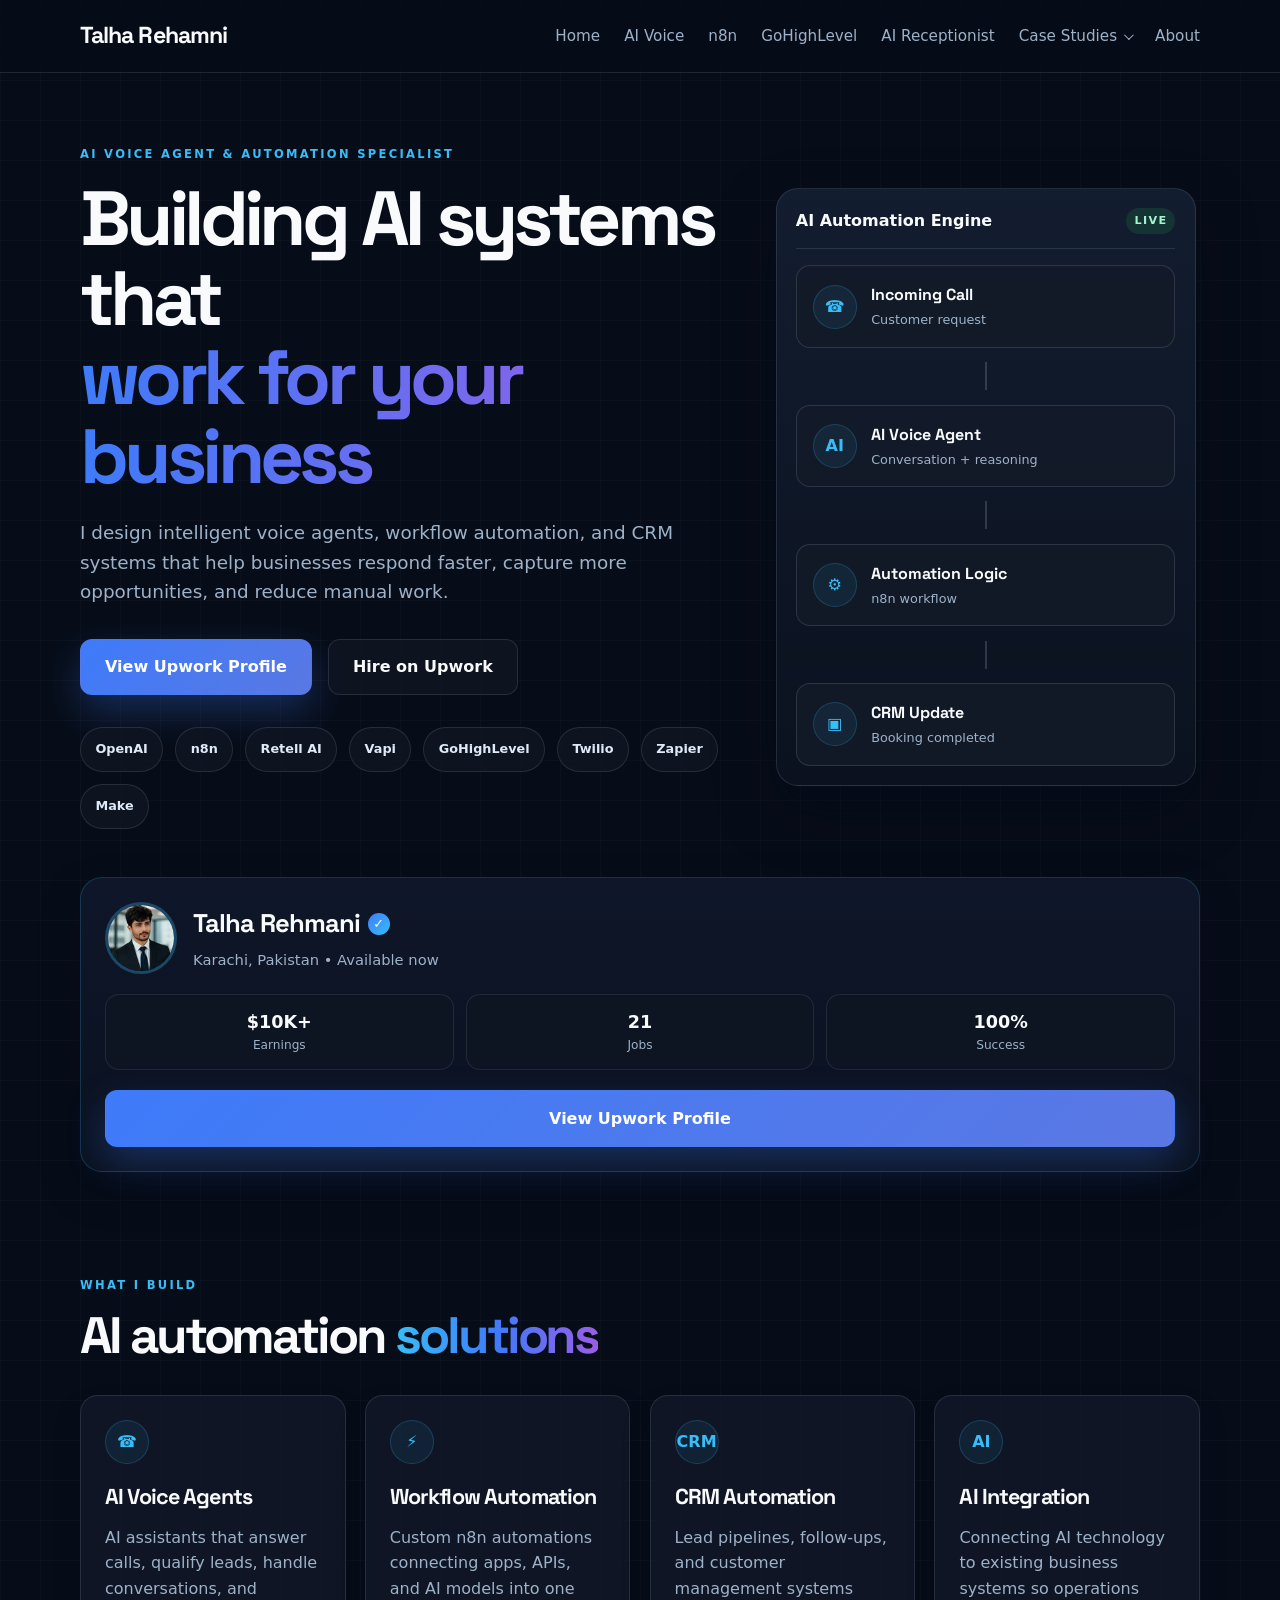
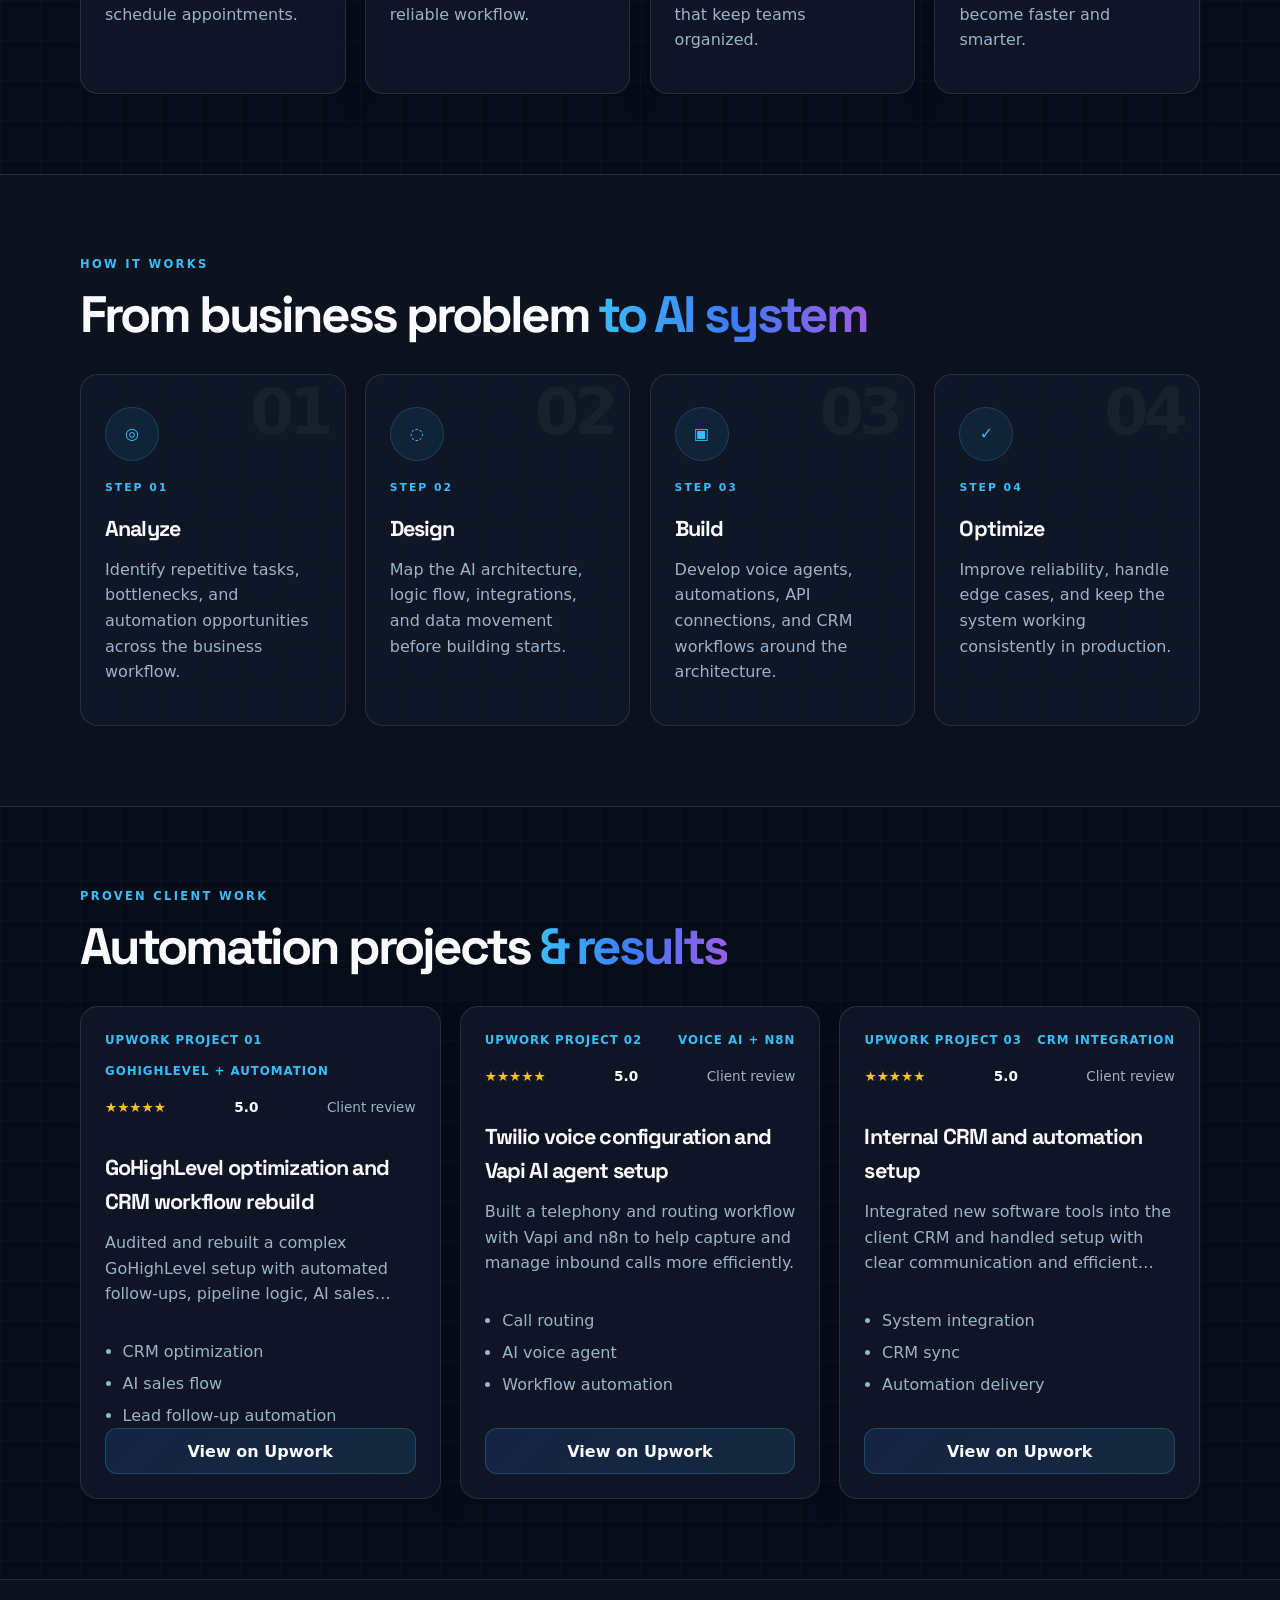
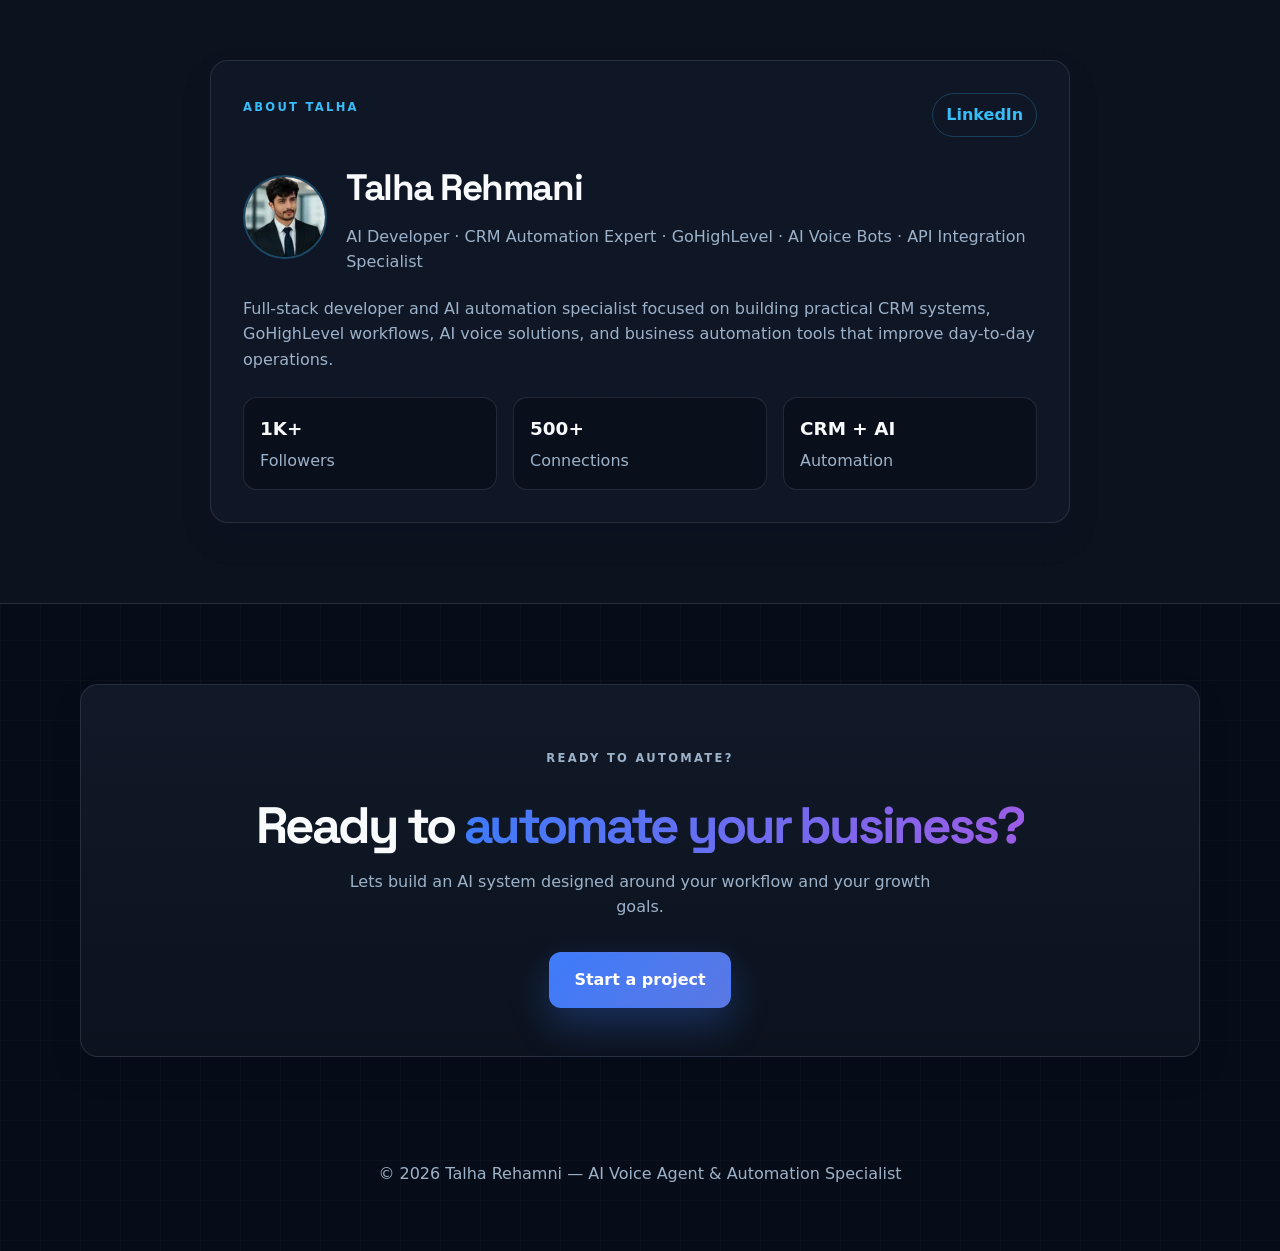
<file: index.html>
﻿<!DOCTYPE html>
<html lang="en">
<head>
  <meta charset="UTF-8" />
  <meta name="viewport" content="width=device-width, initial-scale=1.0" />
  <meta name="description" content="Talha Rehamni builds AI voice agents, CRM workflows, and business automation systems that reduce admin work and improve response speed." />
  <meta name="author" content="Talha Rehamni" />
  <meta name="robots" content="index, follow, max-image-preview:large" />
  <meta property="og:type" content="website" />
  <meta property="og:title" content="Talha Rehamni | AI Voice Agent & Automation Specialist" />
  <meta property="og:description" content="AI voice agents, CRM workflows, and business automation systems built for faster operations." />
  <meta property="og:image" content="asset/c1WIgNSgSPpBwolamvHfBUs_1iWdCvjbn6fXkw63Ju4ADVoE6cPp-lhNmgak8zQ3p7.webp" />
  <meta name="twitter:card" content="summary_large_image" />
  <meta name="twitter:title" content="Talha Rehamni | AI Voice Agent & Automation Specialist" />
  <meta name="twitter:description" content="AI voice agents, CRM workflows, and business automation systems built for faster operations." />
  <meta name="twitter:image" content="asset/c1WIgNSgSPpBwolamvHfBUs_1iWdCvjbn6fXkw63Ju4ADVoE6cPp-lhNmgak8zQ3p7.webp" />
  <title>Talha Rehamni | AI Voice Agent & Automation Specialist</title>
  <!-- ===== FAVICON ===== -->
<link rel="icon" type="image/svg+xml" href="data:image/svg+xml,<svg xmlns='http://www.w3.org/2000/svg' viewBox='0 0 100 100'><path fill='%2338bdf8' d='M50 10L60 40L70 20L80 45L95 70L50 85L5 70L20 45L30 20L40 40L50 10Z'/></svg>" />
  <!-- ===== FAVICON END ===== -->
  <link rel="preconnect" href="https://fonts.googleapis.com" />
  <link rel="preconnect" href="https://fonts.gstatic.com" crossorigin />
  <link href="https://fonts.googleapis.com/css2?family=Space+Grotesk:wght@500;600;700&display=swap" rel="stylesheet" />
  <link rel="stylesheet" href="style.css" />
  <script type="application/ld+json">
  {
    "@context": "https://schema.org",
    "@graph": [
      {
        "@type": "Person",
        "@id": "#talha-rehamni",
        "name": "Talha Rehamni",
        "jobTitle": "AI Voice Agent & Automation Specialist",
        "image": "asset/c1WIgNSgSPpBwolamvHfBUs_1iWdCvjbn6fXkw63Ju4ADVoE6cPp-lhNmgak8zQ3p7.webp",
        "sameAs": [
          "https://www.linkedin.com/in/talha-rehmani/",
          "https://www.upwork.com/freelancers/~0130a036a70bd1e74e"
        ],
        "knowsAbout": [
          "AI voice agents",
          "CRM automation",
          "GoHighLevel",
          "n8n workflow automation",
          "API integration"
        ]
      },
      {
        "@type": "ProfessionalService",
        "@id": "#talha-automation-service",
        "name": "Talha Rehamni AI Automation Services",
        "description": "AI voice agents, workflow automation, CRM automation, and AI integrations for growing businesses.",
        "provider": { "@id": "#talha-rehamni" },
        "serviceType": [
          "AI Voice Agent Development",
          "Workflow Automation",
          "CRM Automation",
          "AI Integration"
        ]
      }
    ]
  }
  </script>
</head>
<body>
 <header class="site-header">
    <div class="container nav-wrap">

      <a class="brand" href="index.html">
        Talha Rehamni
      </a>

      <nav class="main-nav" aria-label="Main navigation">

        <a href="index.html">
          Home
        </a>

        <a href="ai-voice-agent-developer.html">
          AI Voice
        </a>

        <a href="n8n-automation-expert.html">
          n8n
        </a>

        <a href="gohighlevel-automation.html">
          GoHighLevel
        </a>

        <a href="ai-receptionist.html">
          AI Receptionist
        </a>

        <!-- Case Studies Dropdown -->
      <!-- Case Studies Dropdown -->
<div class="nav-dropdown" data-nav-group="case-studies">

  <button class="nav-dropdown-toggle" type="button" aria-expanded="false">
    Case Studies
    <span class="dropdown-arrow"></span>
  </button>

  <div class="nav-dropdown-menu">

    <a href="case-studies.html">All Case Studies</a>
    <a href="case-studies/gohighlevel-n8n-manychat.html">GHL + n8n + ManyChat</a>
    <a href="case-studies/airtable-automation.html">Airtable Operations</a>
    <a href="case-studies/retell-ai-n8n-gohighlevel-recruitment.html">AI Voice Recruitment</a>
    <a href="case-studies/retell-ai-twilio-medical-spa.html">Medical Spa AI Voice</a>
    <a href="case-studies/monday-crm-automation.html">Monday.com CRM</a>
    <a href="case-studies/power-automate-ai-builder.html">Power Automate</a>
    <a href="case-studies/gohighlevel-zapier-automation.html">GHL + Zapier</a>

  </div>

</div>

        <a href="about.html">
          About
        </a>

      </nav>

    </div>
  </header>

  <main>
    <section class="hero container" aria-labelledby="hero-title">
      <div class="hero-copy">
        <p class="eyebrow">AI Voice Agent & Automation Specialist</p>
        <h1 id="hero-title">Building AI systems that <span>work for your business</span></h1>
        <p class="lead">
          I design intelligent voice agents, workflow automation, and CRM systems that help businesses respond faster,
          capture more opportunities, and reduce manual work.
        </p>

        <div class="hero-actions">
          <a class="btn btn-primary" href="https://www.upwork.com/freelancers/~0130a036a70bd1e74e" target="_blank" rel="noopener noreferrer">View Upwork Profile</a>
          <a class="btn btn-secondary" href="https://www.upwork.com/freelancers/~0130a036a70bd1e74e" target="_blank" rel="noopener noreferrer">Hire on Upwork</a>
        </div>

        <div class="tech-row" aria-label="Technology stack">
          <span>OpenAI</span>
          <span>n8n</span>
          <span>Retell AI</span>
          <span>Vapi</span>
          <span>GoHighLevel</span>
          <span>Twilio</span>
          <span>Zapier</span>
          <span>Make</span>
        </div>
      </div>

      <div class="hero-panel" aria-label="Automation process overview">
        <div class="workflow-card">
          <div class="workflow-header">
            <span>AI Automation Engine</span>
            <span class="live-pill">LIVE</span>
          </div>

          <div class="workflow-body">
            <div class="flow-node">
              <div class="icon">☎</div>
              <div>
                <h3>Incoming Call</h3>
                <p>Customer request</p>
              </div>
            </div>

            <div class="line"><div class="pulse"></div></div>

            <div class="flow-node">
              <div class="icon">AI</div>
              <div>
                <h3>AI Voice Agent</h3>
                <p>Conversation + reasoning</p>
              </div>
            </div>

            <div class="line"><div class="pulse"></div></div>

            <div class="flow-node">
              <div class="icon">⚙</div>
              <div>
                <h3>Automation Logic</h3>
                <p>n8n workflow</p>
              </div>
            </div>

            <div class="line"><div class="pulse"></div></div>

            <div class="flow-node">
              <div class="icon">▣</div>
              <div>
                <h3>CRM Update</h3>
                <p>Booking completed</p>
              </div>
            </div>
          </div>
        </div>
      </div>
    </section>

    <section class="container upwork-cta-section" aria-label="Upwork profile call to action">
      <div class="upwork-mini-card">
        <div class="upwork-mini-head">
          <img src="asset/c1WIgNSgSPpBwolamvHfBUs_1iWdCvjbn6fXkw63Ju4ADVoE6cPp-lhNmgak8zQ3p7.webp" alt="Talha Rehmani" />
          <div>
            <div class="upwork-name-row">
              <h3>Talha Rehmani</h3>
              <span class="verified-mark">✓</span>
            </div>
            <p>Karachi, Pakistan • Available now</p>
          </div>
        </div>

        <div class="upwork-mini-stats">
          <div><strong>$10K+</strong><span>Earnings</span></div>
          <div><strong>21</strong><span>Jobs</span></div>
          <div><strong>100%</strong><span>Success</span></div>
        </div>

        <a class="btn btn-primary upwork-btn" href="https://www.upwork.com/freelancers/~0130a036a70bd1e74e" target="_blank" rel="noopener noreferrer">View Upwork Profile</a>
      </div>
    </section>

    <section id="services" class="section container">
      <div class="section-head">
        <p class="eyebrow">What I build</p>
            <h2>AI automation <span class="gradient-cyan">solutions</span></h2>
      </div>

      <div class="card-grid services-grid">
        <article class="info-card">
          <div class="card-icon">☎</div>
          <h3>AI Voice Agents</h3>
          <p>AI assistants that answer calls, qualify leads, handle conversations, and schedule appointments.</p>
        </article>

        <article class="info-card">
          <div class="card-icon">⚡</div>
          <h3>Workflow Automation</h3>
          <p>Custom n8n automations connecting apps, APIs, and AI models into one reliable workflow.</p>
        </article>

        <article class="info-card">
          <div class="card-icon">CRM</div>
          <h3>CRM Automation</h3>
          <p>Lead pipelines, follow-ups, and customer management systems that keep teams organized.</p>
        </article>

        <article class="info-card">
          <div class="card-icon">AI</div>
          <h3>AI Integration</h3>
          <p>Connecting AI technology to existing business systems so operations become faster and smarter.</p>
        </article>
      </div>
    </section>

    <section id="process" class="section section-alt">
      <div class="container">
        <div class="section-head">
          <p class="eyebrow">How it works</p>
          <h2>From business problem <span class="gradient-blue">to AI system</span></h2>
        </div>

        <div class="process-grid">
          <article class="process-card">
            <span class="process-no">01</span>
            <div class="card-icon process-icon">◎</div>
            <div class="step-label">Step 01</div>
            <h3>Analyze</h3>
            <p>Identify repetitive tasks, bottlenecks, and automation opportunities across the business workflow.</p>
          </article>

          <article class="process-card">
            <span class="process-no">02</span>
            <div class="card-icon process-icon">◌</div>
            <div class="step-label">Step 02</div>
            <h3>Design</h3>
            <p>Map the AI architecture, logic flow, integrations, and data movement before building starts.</p>
          </article>

          <article class="process-card">
            <span class="process-no">03</span>
            <div class="card-icon process-icon">▣</div>
            <div class="step-label">Step 03</div>
            <h3>Build</h3>
            <p>Develop voice agents, automations, API connections, and CRM workflows around the architecture.</p>
          </article>

          <article class="process-card">
            <span class="process-no">04</span>
            <div class="card-icon process-icon">✓</div>
            <div class="step-label">Step 04</div>
            <h3>Optimize</h3>
            <p>Improve reliability, handle edge cases, and keep the system working consistently in production.</p>
          </article>
        </div>
      </div>
    </section>

    <section id="work" class="section container">
      <div class="section-head">
        <p class="eyebrow">Proven client work</p>
        <h2>Automation projects <span class="gradient-purple">&amp; results</span></h2>
      </div>

      <div class="card-grid project-grid">
        <article class="project-card">
          <div class="project-topline">
            <span>Upwork project 01</span>
            <span>GoHighLevel + automation</span>
          </div>
          <div class="rating-row"><span>★★★★★</span> <strong>5.0</strong> <em>Client review</em></div>
          <h3>GoHighLevel optimization and CRM workflow rebuild</h3>
          <p>Audited and rebuilt a complex GoHighLevel setup with automated follow-ups, pipeline logic, AI sales agent routing, and integrations.</p>
          <ul>
            <li>CRM optimization</li>
            <li>AI sales flow</li>
            <li>Lead follow-up automation</li>
          </ul>
          <a class="project-link" href="https://www.upwork.com/freelancers/~0130a036a70bd1e74e" target="_blank" rel="noopener noreferrer">View on Upwork</a>
        </article>

        <article class="project-card">
          <div class="project-topline">
            <span>Upwork project 02</span>
            <span>Voice AI + n8n</span>
          </div>
          <div class="rating-row"><span>★★★★★</span> <strong>5.0</strong> <em>Client review</em></div>
          <h3>Twilio voice configuration and Vapi AI agent setup</h3>
          <p>Built a telephony and routing workflow with Vapi and n8n to help capture and manage inbound calls more efficiently.</p>
          <ul>
            <li>Call routing</li>
            <li>AI voice agent</li>
            <li>Workflow automation</li>
          </ul>
          <a class="project-link" href="https://www.upwork.com/freelancers/~0130a036a70bd1e74e" target="_blank" rel="noopener noreferrer">View on Upwork</a>
        </article>

        <article class="project-card">
          <div class="project-topline">
            <span>Upwork project 03</span>
            <span>CRM integration</span>
          </div>
          <div class="rating-row"><span>★★★★★</span> <strong>5.0</strong> <em>Client review</em></div>
          <h3>Internal CRM and automation setup</h3>
          <p>Integrated new software tools into the client CRM and handled setup with clear communication and efficient delivery.</p>
          <ul>
            <li>System integration</li>
            <li>CRM sync</li>
            <li>Automation delivery</li>
          </ul>
          <a class="project-link" href="https://www.upwork.com/freelancers/~0130a036a70bd1e74e" target="_blank" rel="noopener noreferrer">View on Upwork</a>
        </article>
      </div>
    </section>

    <section id="about" class="section section-alt">
      <div class="container about-wrap">
        <div class="about-card">
          <div class="about-card-top">
            <p class="eyebrow">About Talha</p>
            <a href="https://www.linkedin.com/in/talha-rehmani/" target="_blank" rel="noopener noreferrer" class="linkedin-badge">LinkedIn</a>
          </div>

          <div class="about-profile">
            <img src="asset/c1WIgNSgSPpBwolamvHfBUs_1iWdCvjbn6fXkw63Ju4ADVoE6cPp-lhNmgak8zQ3p7.webp" alt="Talha Rehmani" />
            <div>
              <h3>Talha Rehmani</h3>
              <p>AI Developer · CRM Automation Expert · GoHighLevel · AI Voice Bots · API Integration Specialist</p>
            </div>
          </div>

          <p class="about-text">Full-stack developer and AI automation specialist focused on building practical CRM systems, GoHighLevel workflows, AI voice solutions, and business automation tools that improve day-to-day operations.</p>

          <div class="about-stats">
            <div><strong>1K+</strong><span>Followers</span></div>
            <div><strong>500+</strong><span>Connections</span></div>
            <div><strong>CRM + AI</strong><span>Automation</span></div>
          </div>
        </div>
      </div>
    </section>

    <section class="section container">
      <div class="cta-box">
        <p class="eyebrow">Ready to automate?</p>
        <h2>Ready to <span class="gradient-cyan">automate your business?</span></h2>
        <p>Lets build an AI system designed around your workflow and your growth goals.</p>
        <a class="btn btn-primary" href="https://www.upwork.com/freelancers/~0130a036a70bd1e74e" target="_blank" rel="noopener noreferrer">Start a project</a>
      </div>
    </section>
  </main>

  <footer class="site-footer">
    <div class="container">
      <p>© <span id="year"></span> Talha Rehamni — AI Voice Agent & Automation Specialist</p>
    </div>
  </footer>

  <script src="script.js"></script>
</body>
</html>
</file>
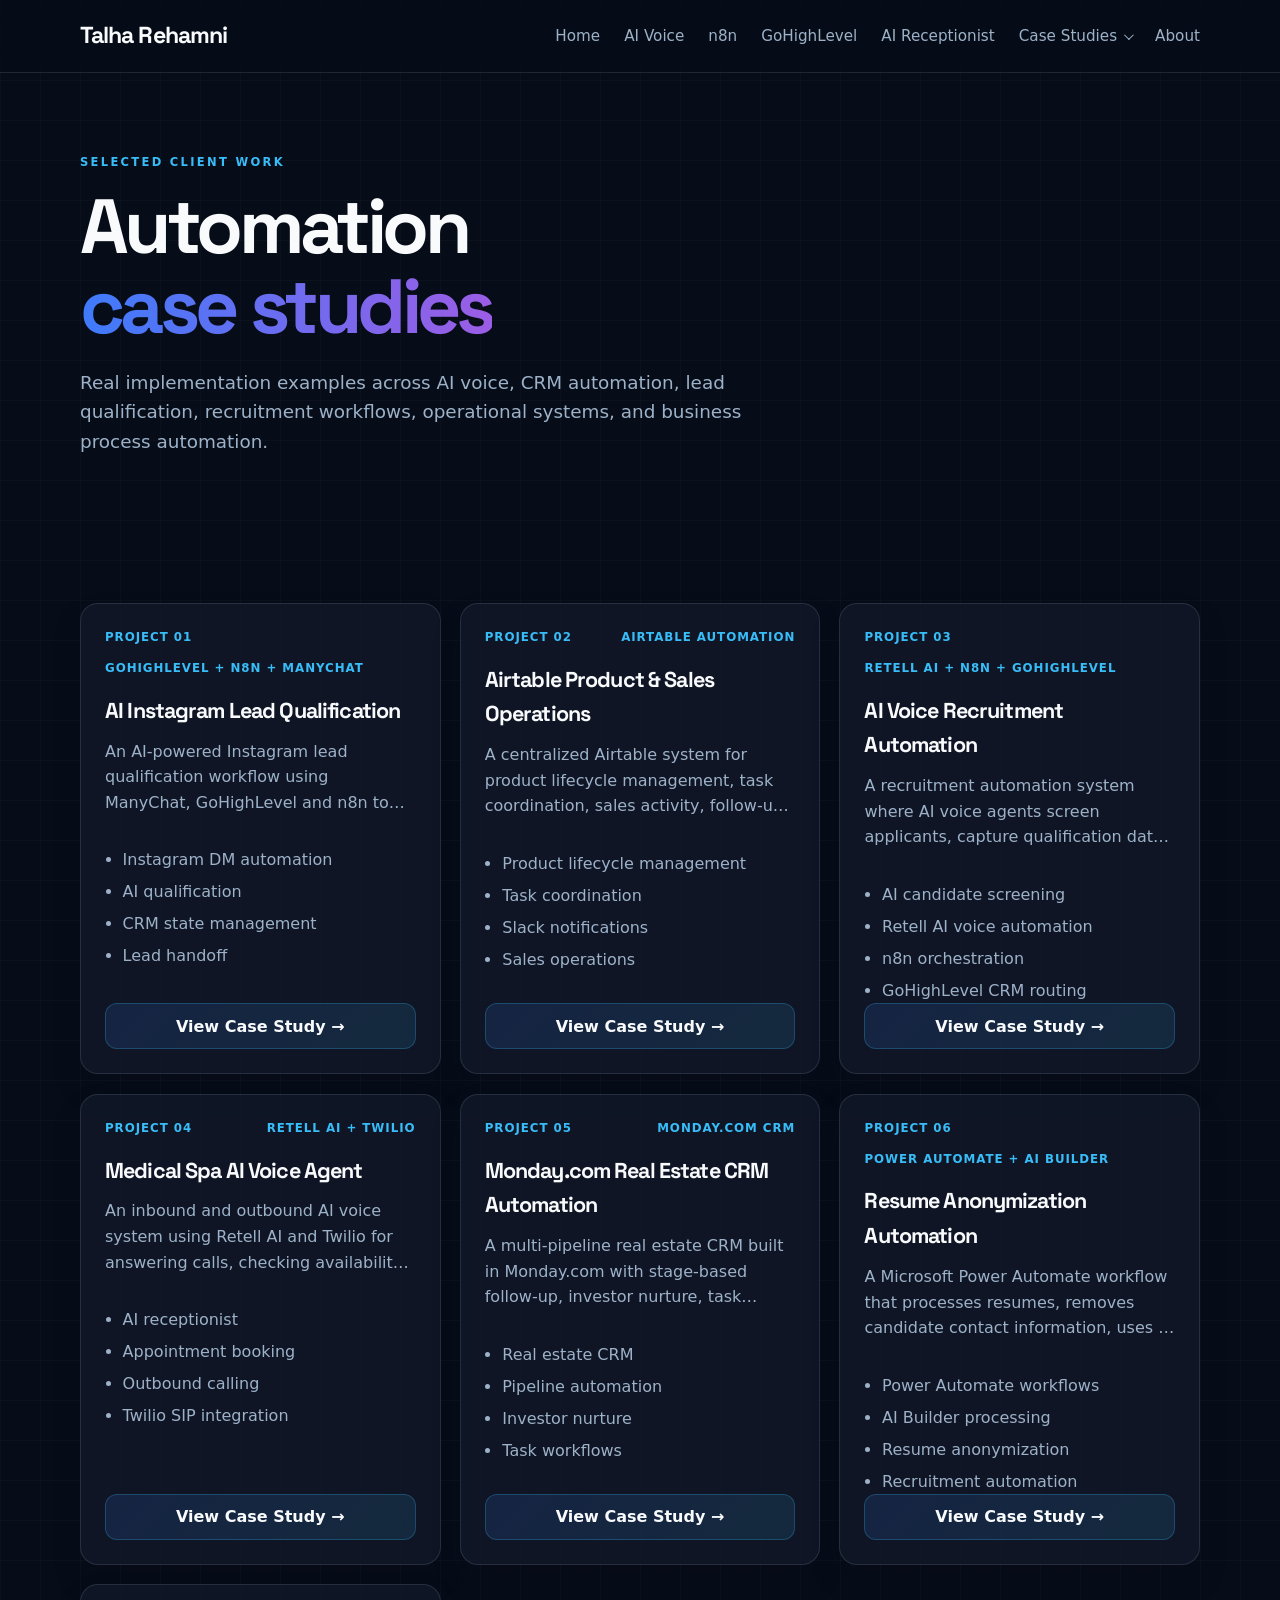
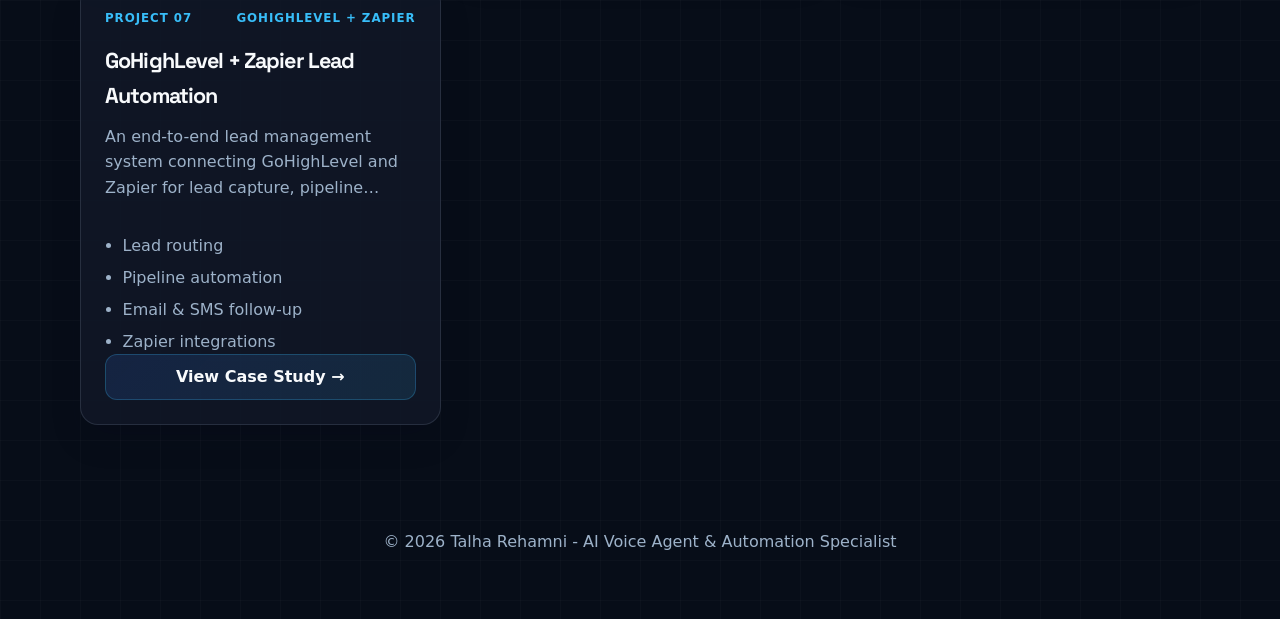
<file: case-studies.html>
<!DOCTYPE html>
<html lang="en">

<head>
  <meta charset="UTF-8" />
  <meta name="viewport" content="width=device-width, initial-scale=1.0" />

  <meta
    name="description"
    content="Automation case studies by Talha Rehamni covering GoHighLevel, n8n, ManyChat, Airtable, Retell AI, Twilio, Monday.com, Power Automate, AI Builder and Zapier."
  />

  <meta name="robots" content="index, follow" />
  <meta name="author" content="Talha Rehamni" />

  <title>Automation Case Studies | Talha Rehamni</title>
    <!-- ===== FAVICON ===== -->
<link rel="icon" type="image/svg+xml" href="data:image/svg+xml,<svg xmlns='http://www.w3.org/2000/svg' viewBox='0 0 100 100'><path fill='%2338bdf8' d='M50 10L60 40L70 20L80 45L95 70L50 85L5 70L20 45L30 20L40 40L50 10Z'/></svg>" />
  <!-- ===== FAVICON END ===== -->

  <link rel="preconnect" href="https://fonts.googleapis.com" />
  <link rel="preconnect" href="https://fonts.gstatic.com" crossorigin />

  <link
    href="https://fonts.googleapis.com/css2?family=Space+Grotesk:wght@500;600;700&display=swap"
    rel="stylesheet"
  />

  <link rel="stylesheet" href="style.css" />
</head>

<body>

  <!-- Navbar -->
  <header class="site-header">

    <div class="container nav-wrap">

      <a class="brand" href="index.html">
        Talha Rehamni
      </a>

      <nav class="main-nav" aria-label="Main navigation">

        <a href="index.html">
          Home
        </a>

        <a href="ai-voice-agent-developer.html">
          AI Voice
        </a>

        <a href="n8n-automation-expert.html">
          n8n
        </a>

        <a href="gohighlevel-automation.html">
          GoHighLevel
        </a>

        <a href="ai-receptionist.html">
          AI Receptionist
        </a>

<!-- Case Studies Dropdown -->
<div class="nav-dropdown" data-nav-group="case-studies">

  <button class="nav-dropdown-toggle" type="button" aria-expanded="false">
    Case Studies
    <span class="dropdown-arrow"></span>
  </button>

  <div class="nav-dropdown-menu">

    <a href="case-studies.html">All Case Studies</a>
    <a href="case-studies/gohighlevel-n8n-manychat.html">GHL + n8n + ManyChat</a>
    <a href="case-studies/airtable-automation.html">Airtable Operations</a>
    <a href="case-studies/retell-ai-n8n-gohighlevel-recruitment.html">AI Voice Recruitment</a>
    <a href="case-studies/retell-ai-twilio-medical-spa.html">Medical Spa AI Voice</a>
    <a href="case-studies/monday-crm-automation.html">Monday.com CRM</a>
    <a href="case-studies/power-automate-ai-builder.html">Power Automate</a>
    <a href="case-studies/gohighlevel-zapier-automation.html">GHL + Zapier</a>

  </div>

</div>

        <a href="about.html">
          About
        </a>

      </nav>

    </div>

  </header>


  <main>

    <!-- Hero -->
    <section class="page-hero container">

      <p class="eyebrow">
        Selected Client Work
      </p>

      <h1>
        Automation
        <span class="gradient-cyan">
          case studies
        </span>
      </h1>

      <p class="lead">
        Real implementation examples across AI voice, CRM automation,
        lead qualification, recruitment workflows, operational systems,
        and business process automation.
      </p>

    </section>


    <!-- Case Studies -->
    <section class="section container page-content">

      <div class="project-grid">


        <!-- Project 01 -->
        <article class="project-card">

          <div class="project-topline">
            <span>Project 01</span>
            <span>GoHighLevel + n8n + ManyChat</span>
          </div>

          <h3>
            AI Instagram Lead Qualification
          </h3>

          <p>
            An AI-powered Instagram lead qualification workflow using
            ManyChat, GoHighLevel and n8n to manage conversations,
            qualify prospects and route leads into the CRM.
          </p>

          <ul>
            <li>Instagram DM automation</li>
            <li>AI qualification</li>
            <li>CRM state management</li>
            <li>Lead handoff</li>
          </ul>

          <a
            class="project-link"
            href="case-studies/gohighlevel-n8n-manychat.html"
          >
            View Case Study →
          </a>

        </article>


        <!-- Project 02 -->
        <article class="project-card">

          <div class="project-topline">
            <span>Project 02</span>
            <span>Airtable Automation</span>
          </div>

          <h3>
            Airtable Product & Sales Operations
          </h3>

          <p>
            A centralized Airtable system for product lifecycle
            management, task coordination, sales activity,
            follow-up scheduling and operational visibility.
          </p>

          <ul>
            <li>Product lifecycle management</li>
            <li>Task coordination</li>
            <li>Slack notifications</li>
            <li>Sales operations</li>
          </ul>

          <a
            class="project-link"
            href="case-studies/airtable-automation.html"
          >
            View Case Study →
          </a>

        </article>


        <!-- Project 03 -->
        <article class="project-card">

          <div class="project-topline">
            <span>Project 03</span>
            <span>Retell AI + n8n + GoHighLevel</span>
          </div>

          <h3>
            AI Voice Recruitment Automation
          </h3>

          <p>
            A recruitment automation system where AI voice agents
            screen applicants, capture qualification data and route
            results through n8n into GoHighLevel.
          </p>

          <ul>
            <li>AI candidate screening</li>
            <li>Retell AI voice automation</li>
            <li>n8n orchestration</li>
            <li>GoHighLevel CRM routing</li>
          </ul>

          <a
            class="project-link"
            href="case-studies/retell-ai-n8n-gohighlevel-recruitment.html"
          >
            View Case Study →
          </a>

        </article>


        <!-- Project 04 -->
        <article class="project-card">

          <div class="project-topline">
            <span>Project 04</span>
            <span>Retell AI + Twilio</span>
          </div>

          <h3>
            Medical Spa AI Voice Agent
          </h3>

          <p>
            An inbound and outbound AI voice system using Retell AI
            and Twilio for answering calls, checking availability,
            booking appointments and handling callbacks.
          </p>

          <ul>
            <li>AI receptionist</li>
            <li>Appointment booking</li>
            <li>Outbound calling</li>
            <li>Twilio SIP integration</li>
          </ul>

          <a
            class="project-link"
            href="case-studies/retell-ai-twilio-medical-spa.html"
          >
            View Case Study →
          </a>

        </article>


        <!-- Project 05 -->
        <article class="project-card">

          <div class="project-topline">
            <span>Project 05</span>
            <span>Monday.com CRM</span>
          </div>

          <h3>
            Monday.com Real Estate CRM Automation
          </h3>

          <p>
            A multi-pipeline real estate CRM built in Monday.com
            with stage-based follow-up, investor nurture,
            task management and automated communication.
          </p>

          <ul>
            <li>Real estate CRM</li>
            <li>Pipeline automation</li>
            <li>Investor nurture</li>
            <li>Task workflows</li>
          </ul>

          <a
            class="project-link"
            href="case-studies/monday-crm-automation.html"
          >
            View Case Study →
          </a>

        </article>


        <!-- Project 06 -->
        <article class="project-card">

          <div class="project-topline">
            <span>Project 06</span>
            <span>Power Automate + AI Builder</span>
          </div>

          <h3>
            Resume Anonymization Automation
          </h3>

          <p>
            A Microsoft Power Automate workflow that processes resumes,
            removes candidate contact information, uses AI Builder,
            and distributes anonymized candidate documents.
          </p>

          <ul>
            <li>Power Automate workflows</li>
            <li>AI Builder processing</li>
            <li>Resume anonymization</li>
            <li>Recruitment automation</li>
          </ul>

          <a
            class="project-link"
            href="case-studies/power-automate-ai-builder.html"
          >
            View Case Study →
          </a>

        </article>


        <!-- Project 07 -->
        <article class="project-card">

          <div class="project-topline">
            <span>Project 07</span>
            <span>GoHighLevel + Zapier</span>
          </div>

          <h3>
            GoHighLevel + Zapier Lead Automation
          </h3>

          <p>
            An end-to-end lead management system connecting
            GoHighLevel and Zapier for lead capture, pipeline updates,
            appointments, follow-up and internal notifications.
          </p>

          <ul>
            <li>Lead routing</li>
            <li>Pipeline automation</li>
            <li>Email & SMS follow-up</li>
            <li>Zapier integrations</li>
          </ul>

          <a
            class="project-link"
            href="case-studies/gohighlevel-zapier-automation.html"
          >
            View Case Study →
          </a>

        </article>


      </div>

    </section>

  </main>


  <!-- Footer -->
  <footer class="site-footer">

    <div class="container">

      <p>
        © <span id="year"></span> Talha Rehamni -
        AI Voice Agent &amp; Automation Specialist
      </p>

    </div>

  </footer>


  <script src="script.js"></script>

</body>

</html>
</file>
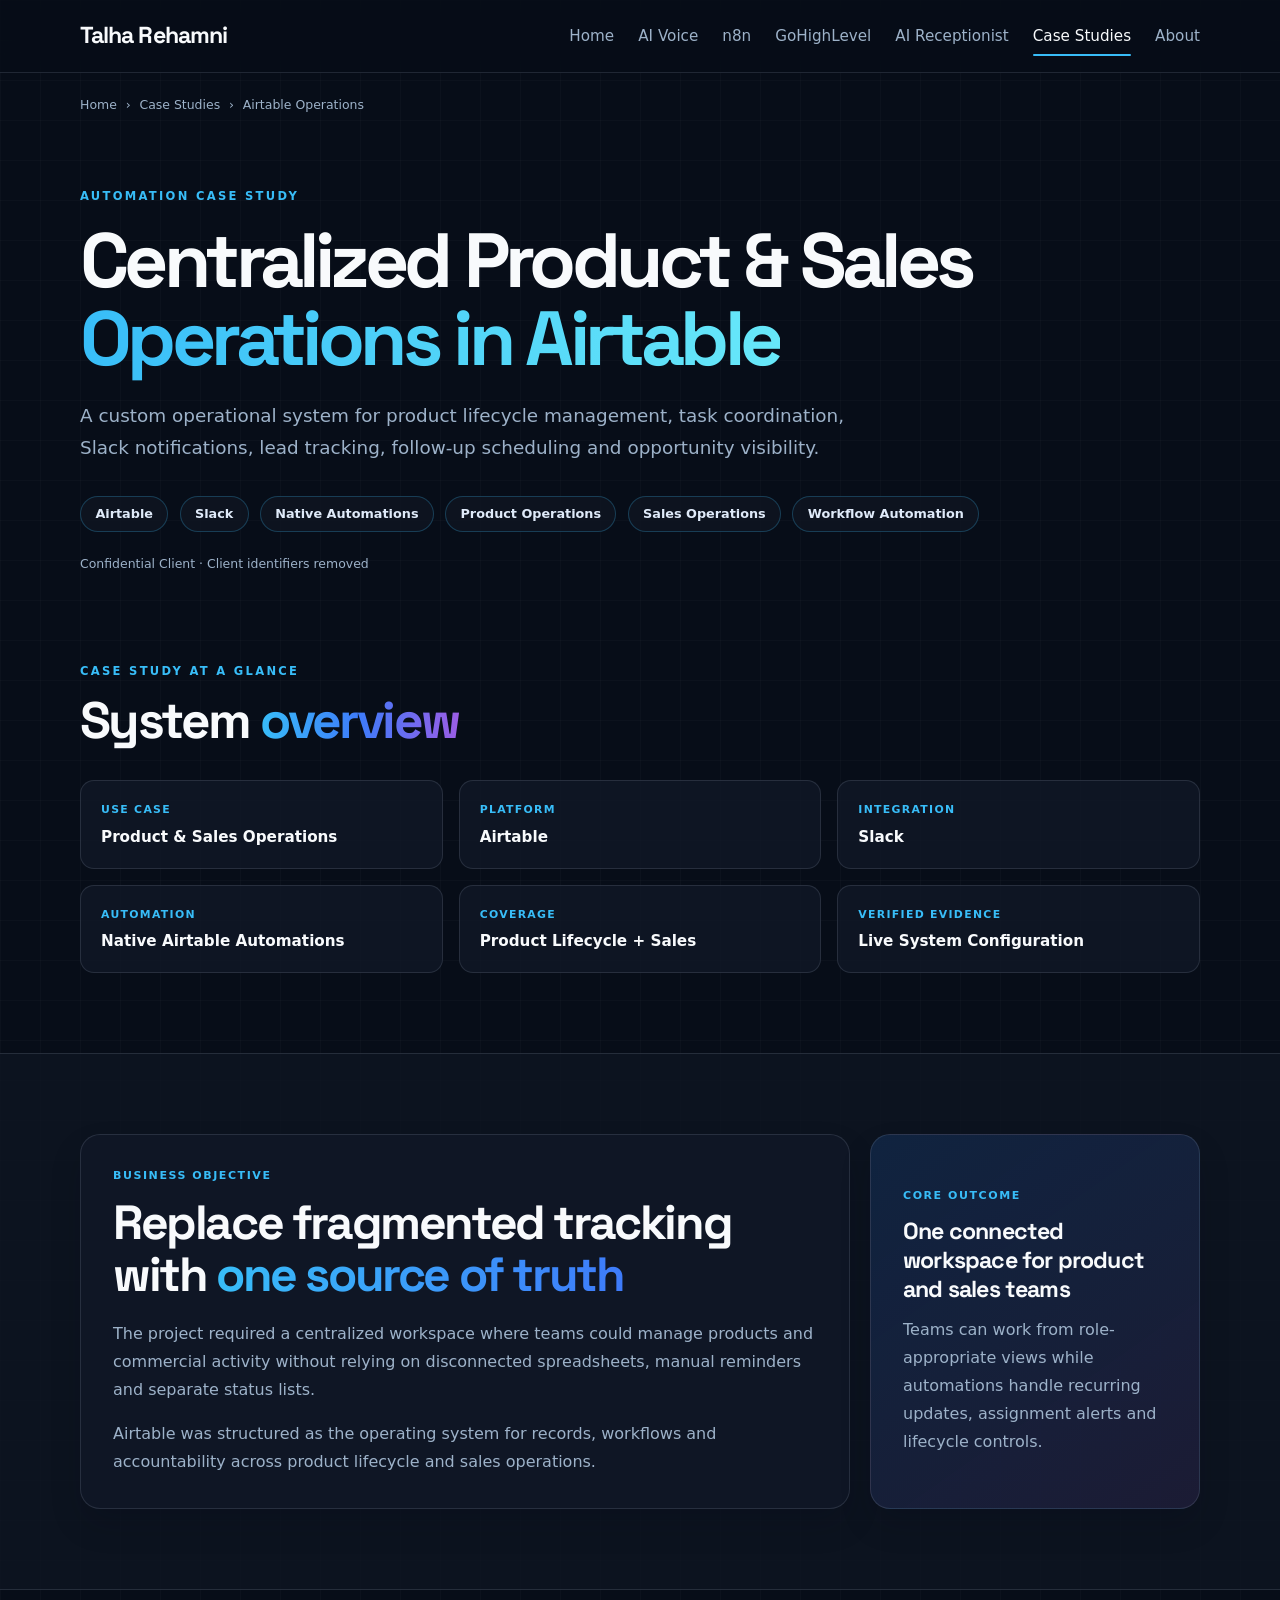
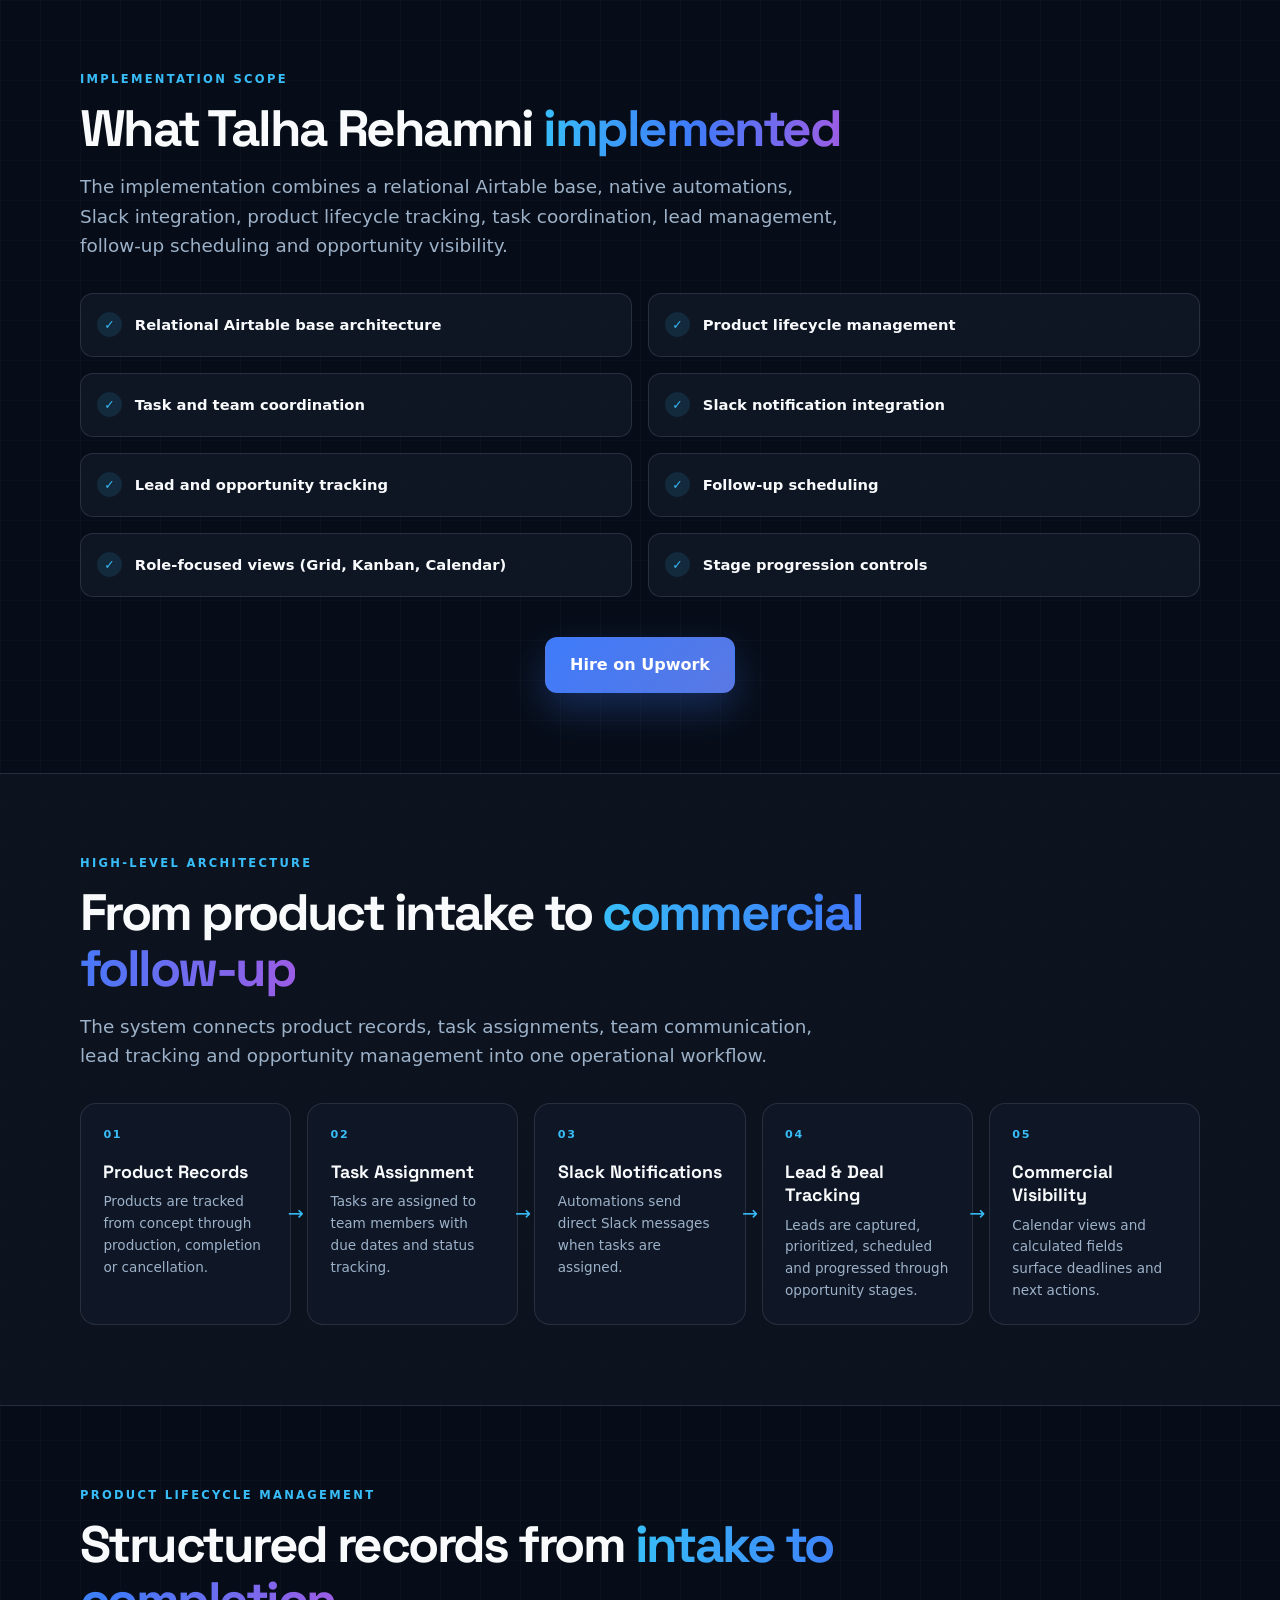
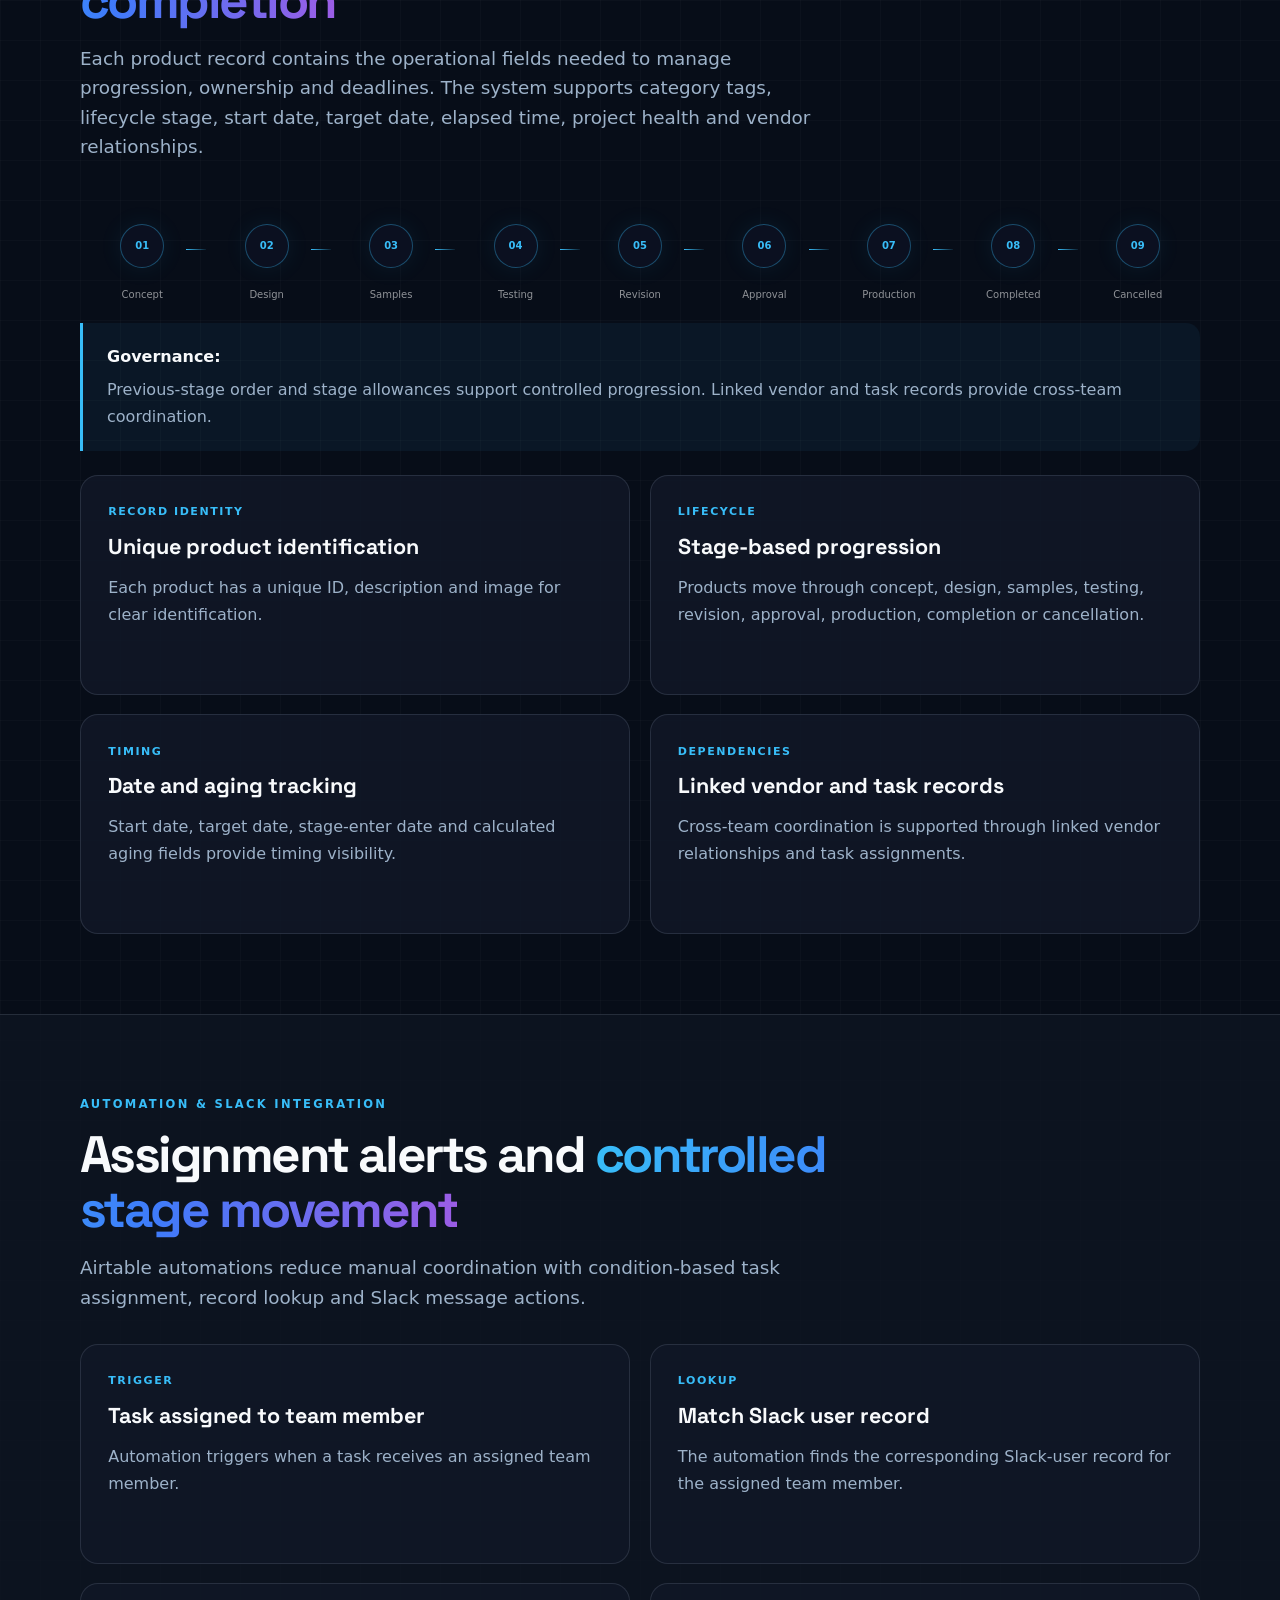
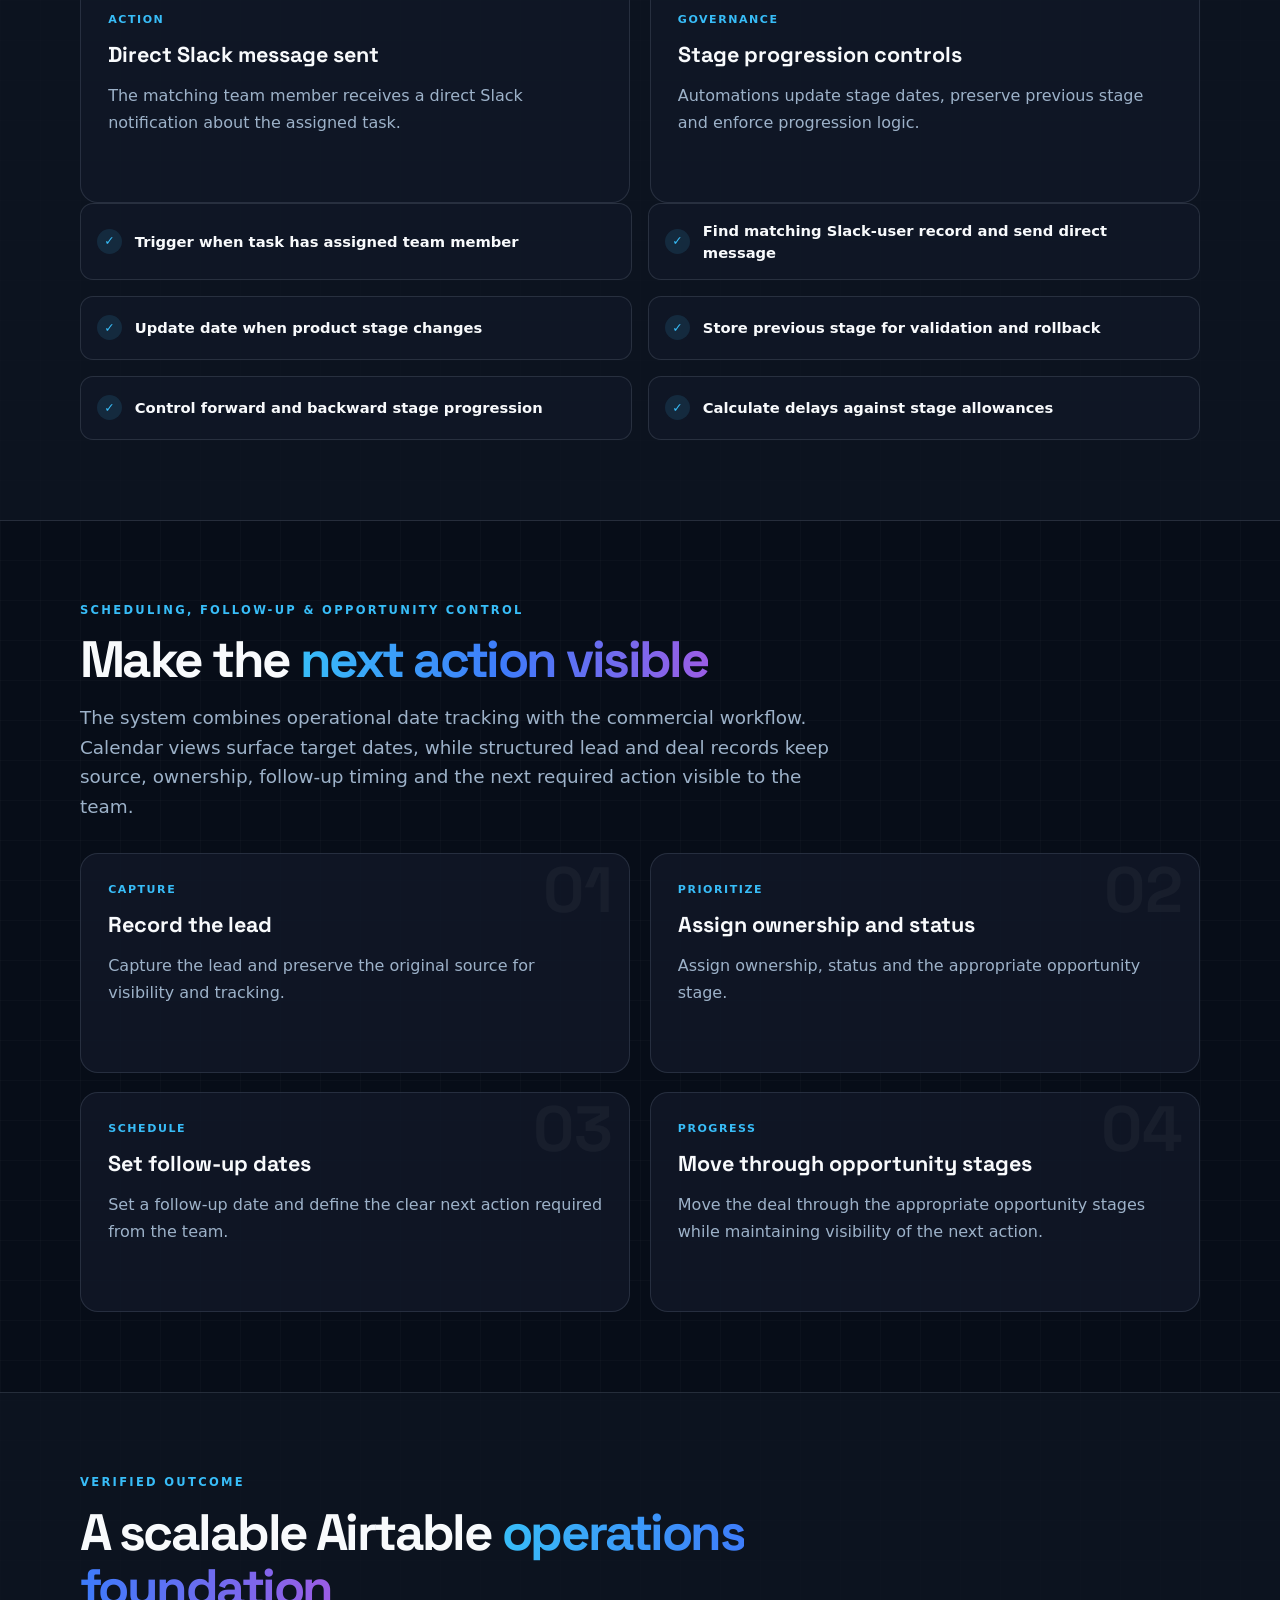
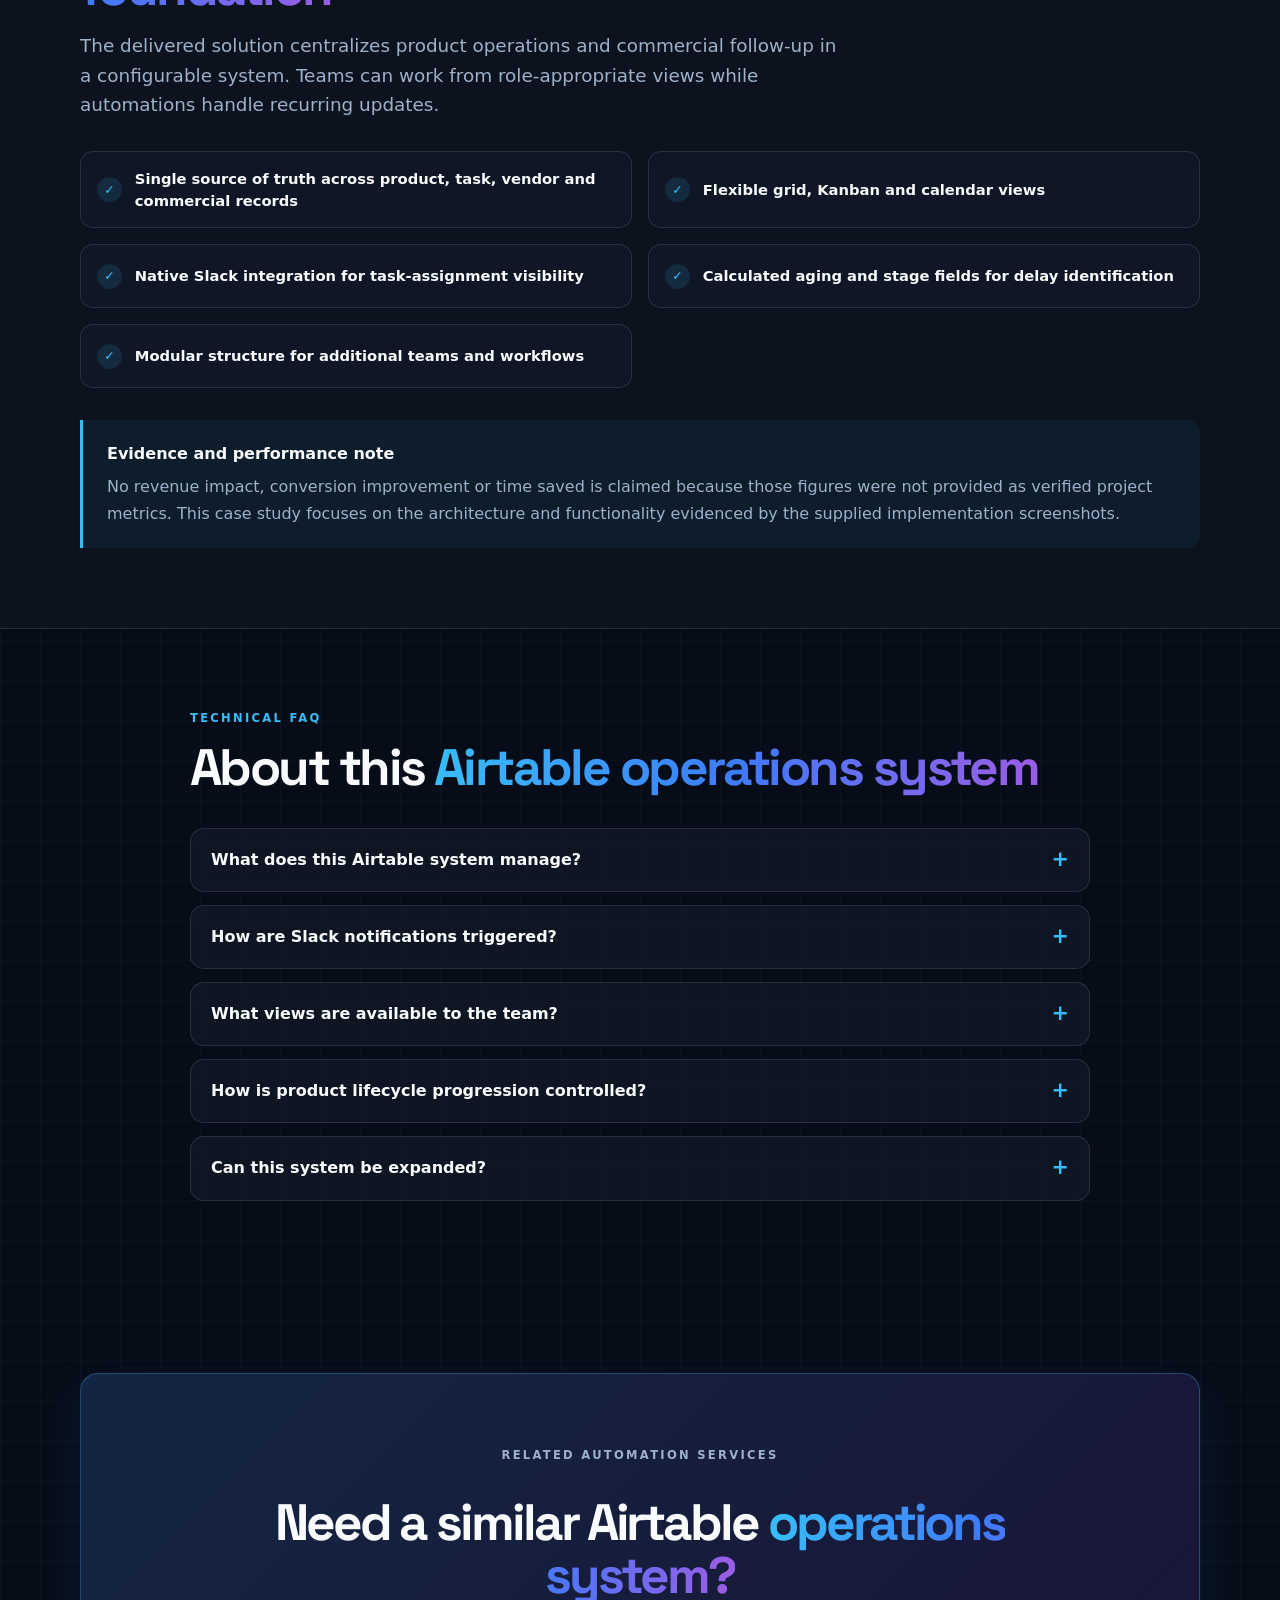
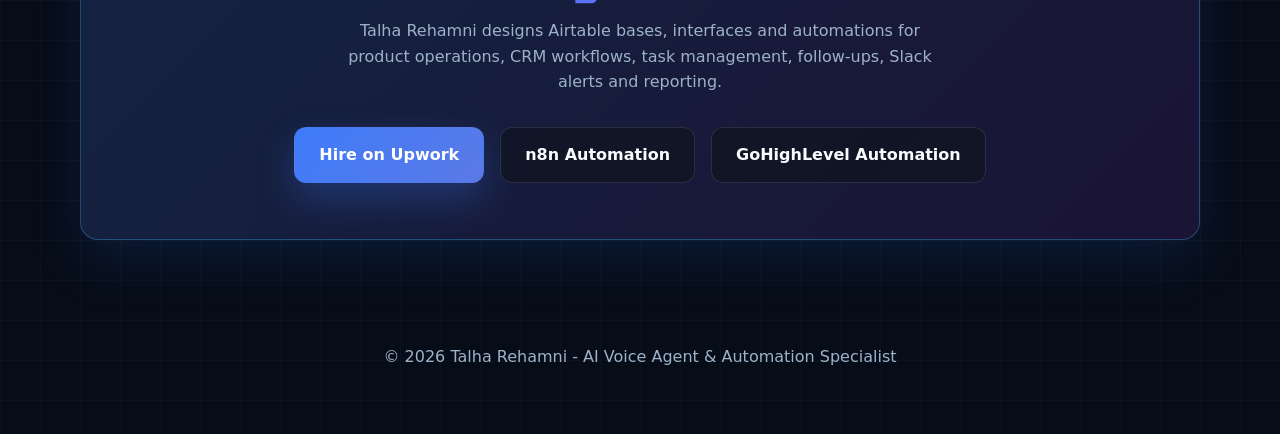
<file: case-studies/airtable-automation.html>
<!DOCTYPE html>
<html lang="en">

<head>
  <meta charset="UTF-8" />
  <meta name="viewport" content="width=device-width, initial-scale=1.0" />

  <title>Airtable Product & Sales Operations Automation | Talha Rehamni</title>
    <!-- ===== FAVICON ===== -->
<link rel="icon" type="image/svg+xml" href="data:image/svg+xml,<svg xmlns='http://www.w3.org/2000/svg' viewBox='0 0 100 100'><path fill='%2338bdf8' d='M50 10L60 40L70 20L80 45L95 70L50 85L5 70L20 45L30 20L40 40L50 10Z'/></svg>" />
  <!-- ===== FAVICON END ===== -->

  <meta
    name="description"
    content="Airtable automation case study covering product lifecycle management, task coordination, Slack notifications, lead tracking, follow-up scheduling and opportunity visibility."
  />

  <meta name="robots" content="index, follow" />
  <meta name="author" content="Talha Rehamni" />

  <meta
    property="og:title"
    content="Airtable Product & Sales Operations Automation Case Study"
  />

  <meta
    property="og:description"
    content="A centralized Airtable system for product lifecycle management, task coordination, Slack notifications, lead tracking, follow-up scheduling and opportunity visibility."
  />

  <meta property="og:type" content="article" />

  <link rel="preconnect" href="https://fonts.googleapis.com" />
  <link rel="preconnect" href="https://fonts.gstatic.com" crossorigin />

  <link
    href="https://fonts.googleapis.com/css2?family=Space+Grotesk:wght@500;600;700&display=swap"
    rel="stylesheet"
  />

  <link rel="stylesheet" href="../style.css" />
  <link rel="stylesheet" href="case-study.css" />

  

  <script type="application/ld+json">
    {
      "@context": "https://schema.org",
      "@type": "TechArticle",
      "headline": "Airtable Product & Sales Operations Automation",
      "description": "A centralized Airtable system for product lifecycle management, task coordination, Slack notifications, lead tracking, follow-up scheduling and opportunity visibility.",
      "author": {
        "@type": "Person",
        "name": "Talha Rehamni",
        "sameAs": "https://www.upwork.com/freelancers/~0130a036a70bd1e74e"
      },
      "about": ["Airtable", "Slack", "Product Operations", "Sales Operations", "Workflow Automation"]
    }
  </script>

</head>


<body class="case-study-page">

  <!-- =========================================
       NAVBAR
  ========================================== -->

  <header class="site-header">

    <div class="container nav-wrap">

      <a class="brand" href="../index.html">
        Talha Rehamni
      </a>

      <nav class="main-nav" aria-label="Main navigation">

        <a href="../index.html">
          Home
        </a>

        <a href="../ai-voice-agent-developer.html">
          AI Voice
        </a>

        <a href="../n8n-automation-expert.html">
          n8n
        </a>

        <a href="../gohighlevel-automation.html">
          GoHighLevel
        </a>

        <a href="../ai-receptionist.html">
          AI Receptionist
        </a>

        <a
          href="../case-studies.html"
          class="active"
          aria-current="page"
        >
          Case Studies
        </a>

        <a href="../about.html">
          About
        </a>

      </nav>

    </div>

  </header>


  <main>


    <!-- =========================================
         BREADCRUMB
    ========================================== -->

    <div class="container">

      <nav
        class="case-breadcrumb"
        aria-label="Breadcrumb"
      >

        <a href="../index.html">
          Home
        </a>

        <span aria-hidden="true">›</span>

        <a href="../case-studies.html">
          Case Studies
        </a>

        <span aria-hidden="true">›</span>

        <span aria-current="page">
          Airtable Operations
        </span>

      </nav>

    </div>



    <!-- =========================================
         HERO
    ========================================== -->

    <section class="case-study-hero container">

      <p class="eyebrow">
        Automation Case Study
      </p>

      <h1>
        Centralized Product &amp; Sales
        <span class="gradient-cyan">
          Operations in Airtable
        </span>
      </h1>

      <p class="lead">
        A custom operational system for product lifecycle management,
        task coordination, Slack notifications, lead tracking,
        follow-up scheduling and opportunity visibility.
      </p>


      <div
        class="case-tech-row"
        aria-label="Technologies used"
      >
        <span>Airtable</span>
        <span>Slack</span>
        <span>Native Automations</span>
        <span>Product Operations</span>
        <span>Sales Operations</span>
        <span>Workflow Automation</span>
      </div>


      <p class="case-confidential">
        Confidential Client · Client identifiers removed
      </p>

    </section>



    <!-- =========================================
         AT A GLANCE
    ========================================== -->

    <section class="section container case-glance-section">

      <div class="section-head">

        <p class="eyebrow">
          Case Study At A Glance
        </p>

        <h2>
          System
          <span>overview</span>
        </h2>

      </div>


      <dl class="case-glance-grid">

        <div class="case-glance-card">

          <dt>
            Use Case
          </dt>

          <dd>
            Product &amp; Sales Operations
          </dd>

        </div>


        <div class="case-glance-card">

          <dt>
            Platform
          </dt>

          <dd>
            Airtable
          </dd>

        </div>


        <div class="case-glance-card">

          <dt>
            Integration
          </dt>

          <dd>
            Slack
          </dd>

        </div>


        <div class="case-glance-card">

          <dt>
            Automation
          </dt>

          <dd>
            Native Airtable Automations
          </dd>

        </div>


        <div class="case-glance-card">

          <dt>
            Coverage
          </dt>

          <dd>
            Product Lifecycle + Sales
          </dd>

        </div>


        <div class="case-glance-card">

          <dt>
            Verified Evidence
          </dt>

          <dd>
            Live System Configuration
          </dd>

        </div>

      </dl>

    </section>



    <!-- =========================================
         BUSINESS OBJECTIVE
    ========================================== -->

    <section class="section section-alt">

      <div class="container">

        <div class="case-overview-grid">


          <article class="case-panel">

            <p class="case-label">
              Business Objective
            </p>

            <h2>
              Replace fragmented tracking with
              <span class="gradient-blue">
                one source of truth
              </span>
            </h2>

            <p>
              The project required a centralized workspace where teams
              could manage products and commercial activity without
              relying on disconnected spreadsheets, manual reminders
              and separate status lists.
            </p>

            <p>
              Airtable was structured as the operating system for
              records, workflows and accountability across product
              lifecycle and sales operations.
            </p>

          </article>



          <aside class="case-highlight-card">

            <p class="case-label">
              Core Outcome
            </p>

            <h3>
              One connected workspace for product and sales teams
            </h3>

            <p>
              Teams can work from role-appropriate views while
              automations handle recurring updates, assignment alerts
              and lifecycle controls.
            </p>

          </aside>


        </div>

      </div>

    </section>



    <!-- =========================================
         TALHA / ENTITY CLARITY + CTA
    ========================================== -->

    <section class="section container">

      <div class="section-head">

        <p class="eyebrow">
          Implementation Scope
        </p>

        <h2>
          What Talha Rehamni
          <span>implemented</span>
        </h2>

        <p class="lead">
          The implementation combines a relational Airtable base,
          native automations, Slack integration, product lifecycle
          tracking, task coordination, lead management, follow-up
          scheduling and opportunity visibility.
        </p>

      </div>


      <div class="case-capability-grid">

        <div class="case-capability">
          <span>✓</span>
          Relational Airtable base architecture
        </div>

        <div class="case-capability">
          <span>✓</span>
          Product lifecycle management
        </div>

        <div class="case-capability">
          <span>✓</span>
          Task and team coordination
        </div>

        <div class="case-capability">
          <span>✓</span>
          Slack notification integration
        </div>

        <div class="case-capability">
          <span>✓</span>
          Lead and opportunity tracking
        </div>

        <div class="case-capability">
          <span>✓</span>
          Follow-up scheduling
        </div>

        <div class="case-capability">
          <span>✓</span>
          Role-focused views (Grid, Kanban, Calendar)
        </div>

        <div class="case-capability">
          <span>✓</span>
          Stage progression controls
        </div>

      </div>


      <!-- CTA BUTTON -->
      <div class="impl-cta">

        <a
          class="btn btn-primary"
          href="https://www.upwork.com/freelancers/~0130a036a70bd1e74e"
          target="_blank"
          rel="noopener noreferrer"
        >
          Hire on Upwork
        </a>

      </div>

    </section>



    <!-- =========================================
         HIGH LEVEL ARCHITECTURE
    ========================================== -->

    <section class="section section-alt">

      <div class="container">

        <div class="section-head">

          <p class="eyebrow">
            High-Level Architecture
          </p>

          <h2>
            From product intake to
            <span>commercial follow-up</span>
          </h2>

          <p class="lead">
            The system connects product records, task assignments,
            team communication, lead tracking and opportunity
            management into one operational workflow.
          </p>

        </div>


        <ol
          class="case-flow"
          aria-label="High-level system architecture"
        >


          <li class="case-flow-node">

            <span class="case-flow-number">
              01
            </span>

            <h3>
              Product Records
            </h3>

            <p>
              Products are tracked from concept through
              production, completion or cancellation.
            </p>

          </li>


          <li class="case-flow-node">

            <span class="case-flow-number">
              02
            </span>

            <h3>
              Task Assignment
            </h3>

            <p>
              Tasks are assigned to team members with
              due dates and status tracking.
            </p>

          </li>


          <li class="case-flow-node">

            <span class="case-flow-number">
              03
            </span>

            <h3>
              Slack Notifications
            </h3>

            <p>
              Automations send direct Slack messages
              when tasks are assigned.
            </p>

          </li>


          <li class="case-flow-node">

            <span class="case-flow-number">
              04
            </span>

            <h3>
              Lead &amp; Deal Tracking
            </h3>

            <p>
              Leads are captured, prioritized, scheduled
              and progressed through opportunity stages.
            </p>

          </li>


          <li class="case-flow-node">

            <span class="case-flow-number">
              05
            </span>

            <h3>
              Commercial Visibility
            </h3>

            <p>
              Calendar views and calculated fields surface
              deadlines and next actions.
            </p>

          </li>


        </ol>

      </div>

    </section>



    <!-- =========================================
         PRODUCT LIFECYCLE
    ========================================== -->

    <section class="section container">

      <div class="section-head">

        <p class="eyebrow">
          Product Lifecycle Management
        </p>

        <h2>
          Structured records from
          <span>intake to completion</span>
        </h2>

        <p class="lead">
          Each product record contains the operational fields needed
          to manage progression, ownership and deadlines. The system
          supports category tags, lifecycle stage, start date,
          target date, elapsed time, project health and vendor
          relationships.
        </p>

      </div>


      <div class="lifecycle-wrapper">

        <div class="lifecycle">

          <div class="lifecycle-step">
            <div class="lifecycle-number">01</div>
            <span>Concept</span>
          </div>

          <div class="lifecycle-step">
            <div class="lifecycle-number">02</div>
            <span>Design</span>
          </div>

          <div class="lifecycle-step">
            <div class="lifecycle-number">03</div>
            <span>Samples</span>
          </div>

          <div class="lifecycle-step">
            <div class="lifecycle-number">04</div>
            <span>Testing</span>
          </div>

          <div class="lifecycle-step">
            <div class="lifecycle-number">05</div>
            <span>Revision</span>
          </div>

          <div class="lifecycle-step">
            <div class="lifecycle-number">06</div>
            <span>Approval</span>
          </div>

          <div class="lifecycle-step">
            <div class="lifecycle-number">07</div>
            <span>Production</span>
          </div>

          <div class="lifecycle-step">
            <div class="lifecycle-number">08</div>
            <span>Completed</span>
          </div>

          <div class="lifecycle-step">
            <div class="lifecycle-number">09</div>
            <span>Cancelled</span>
          </div>

        </div>

      </div>


      <div class="case-evidence-note" style="margin-top: 0.5rem;">

        <strong>
          Governance:
        </strong>

        <p>
          Previous-stage order and stage allowances support controlled
          progression. Linked vendor and task records provide
          cross-team coordination.
        </p>

      </div>


      <div class="case-process-grid" style="margin-top: 1.5rem;">


        <article class="case-process-card">

          <p class="case-label">
            Record Identity
          </p>

          <h3>
            Unique product identification
          </h3>

          <p>
            Each product has a unique ID, description and image
            for clear identification.
          </p>

        </article>


        <article class="case-process-card">

          <p class="case-label">
            Lifecycle
          </p>

          <h3>
            Stage-based progression
          </h3>

          <p>
            Products move through concept, design, samples, testing,
            revision, approval, production, completion or cancellation.
          </p>

        </article>


        <article class="case-process-card">

          <p class="case-label">
            Timing
          </p>

          <h3>
            Date and aging tracking
          </h3>

          <p>
            Start date, target date, stage-enter date and
            calculated aging fields provide timing visibility.
          </p>

        </article>


        <article class="case-process-card">

          <p class="case-label">
            Dependencies
          </p>

          <h3>
            Linked vendor and task records
          </h3>

          <p>
            Cross-team coordination is supported through linked
            vendor relationships and task assignments.
          </p>

        </article>


      </div>

    </section>



    <!-- =========================================
         AUTOMATION + SLACK
    ========================================== -->

    <section class="section section-alt">

      <div class="container">

        <div class="section-head">

          <p class="eyebrow">
            Automation &amp; Slack Integration
          </p>

          <h2>
            Assignment alerts and
            <span>controlled stage movement</span>
          </h2>

          <p class="lead">
            Airtable automations reduce manual coordination with
            condition-based task assignment, record lookup and
            Slack message actions.
          </p>

        </div>


        <div class="case-process-grid">


          <article class="case-process-card">

            <p class="case-label">
              Trigger
            </p>

            <h3>
              Task assigned to team member
            </h3>

            <p>
              Automation triggers when a task receives an assigned
              team member.
            </p>

          </article>


          <article class="case-process-card">

            <p class="case-label">
              Lookup
            </p>

            <h3>
              Match Slack user record
            </h3>

            <p>
              The automation finds the corresponding Slack-user
              record for the assigned team member.
            </p>

          </article>


          <article class="case-process-card">

            <p class="case-label">
              Action
            </p>

            <h3>
              Direct Slack message sent
            </h3>

            <p>
              The matching team member receives a direct Slack
              notification about the assigned task.
            </p>

          </article>


          <article class="case-process-card">

            <p class="case-label">
              Governance
            </p>

            <h3>
              Stage progression controls
            </h3>

            <p>
              Automations update stage dates, preserve previous
              stage and enforce progression logic.
            </p>

          </article>


        </div>


        <div class="case-capability-grid">

          <div class="case-capability">
            <span>✓</span>
            Trigger when task has assigned team member
          </div>

          <div class="case-capability">
            <span>✓</span>
            Find matching Slack-user record and send direct message
          </div>

          <div class="case-capability">
            <span>✓</span>
            Update date when product stage changes
          </div>

          <div class="case-capability">
            <span>✓</span>
            Store previous stage for validation and rollback
          </div>

          <div class="case-capability">
            <span>✓</span>
            Control forward and backward stage progression
          </div>

          <div class="case-capability">
            <span>✓</span>
            Calculate delays against stage allowances
          </div>

        </div>

      </div>

    </section>



    <!-- =========================================
         SALES + FOLLOW-UP
    ========================================== -->

    <section class="section container">

      <div class="section-head">

        <p class="eyebrow">
          Scheduling, Follow-Up &amp; Opportunity Control
        </p>

        <h2>
          Make the
          <span>next action visible</span>
        </h2>

        <p class="lead">
          The system combines operational date tracking with the
          commercial workflow. Calendar views surface target dates,
          while structured lead and deal records keep source,
          ownership, follow-up timing and the next required action
          visible to the team.
        </p>

      </div>


      <div class="case-process-grid">


        <article class="case-process-card">

          <span class="case-process-no">
            01
          </span>

          <p class="case-label">
            Capture
          </p>

          <h3>
            Record the lead
          </h3>

          <p>
            Capture the lead and preserve the original source
            for visibility and tracking.
          </p>

        </article>


        <article class="case-process-card">

          <span class="case-process-no">
            02
          </span>

          <p class="case-label">
            Prioritize
          </p>

          <h3>
            Assign ownership and status
          </h3>

          <p>
            Assign ownership, status and the appropriate
            opportunity stage.
          </p>

        </article>


        <article class="case-process-card">

          <span class="case-process-no">
            03
          </span>

          <p class="case-label">
            Schedule
          </p>

          <h3>
            Set follow-up dates
          </h3>

          <p>
            Set a follow-up date and define the clear next
            action required from the team.
          </p>

        </article>


        <article class="case-process-card">

          <span class="case-process-no">
            04
          </span>

          <p class="case-label">
            Progress
          </p>

          <h3>
            Move through opportunity stages
          </h3>

          <p>
            Move the deal through the appropriate opportunity
            stages while maintaining visibility of the next action.
          </p>

        </article>


      </div>

    </section>



    <!-- =========================================
         VERIFIED OUTCOME
    ========================================== -->

    <section class="section section-alt">

      <div class="container">

        <div class="section-head">

          <p class="eyebrow">
            Verified Outcome
          </p>

          <h2>
            A scalable Airtable
            <span>operations foundation</span>
          </h2>

          <p class="lead">
            The delivered solution centralizes product operations
            and commercial follow-up in a configurable system.
            Teams can work from role-appropriate views while
            automations handle recurring updates.
          </p>

        </div>


        <div class="case-capability-grid">

          <div class="case-capability">
            <span>✓</span>
            Single source of truth across product, task, vendor and commercial records
          </div>

          <div class="case-capability">
            <span>✓</span>
            Flexible grid, Kanban and calendar views
          </div>

          <div class="case-capability">
            <span>✓</span>
            Native Slack integration for task-assignment visibility
          </div>

          <div class="case-capability">
            <span>✓</span>
            Calculated aging and stage fields for delay identification
          </div>

          <div class="case-capability">
            <span>✓</span>
            Modular structure for additional teams and workflows
          </div>

        </div>


        <div class="case-evidence-note">

          <strong>
            Evidence and performance note
          </strong>

          <p>
            No revenue impact, conversion improvement or time saved
            is claimed because those figures were not provided as
            verified project metrics. This case study focuses on the
            architecture and functionality evidenced by the supplied
            implementation screenshots.
          </p>

        </div>

      </div>

    </section>



    <!-- =========================================
         RELEVANT FAQ
    ========================================== -->

    <section class="section container">

      <div class="case-faq">

        <div class="section-head">

          <p class="eyebrow">
            Technical FAQ
          </p>

          <h2>
            About this
            <span>Airtable operations system</span>
          </h2>

        </div>


        <details>

          <summary>
            What does this Airtable system manage?
          </summary>

          <p>
            The system manages product lifecycle (concept through
            completion), task assignments with Slack notifications,
            lead tracking, follow-up scheduling, and opportunity
            progression for commercial activity.
          </p>

        </details>


        <details>

          <summary>
            How are Slack notifications triggered?
          </summary>

          <p>
            When a task is assigned to a team member, an Airtable
            automation finds the matching Slack user record and
            sends a direct message notification to that team member.
          </p>

        </details>


        <details>

          <summary>
            What views are available to the team?
          </summary>

          <p>
            The system includes grid, Kanban and calendar views
            so different team members can work in the format that
            best suits their role and workflow.
          </p>

        </details>


        <details>

          <summary>
            How is product lifecycle progression controlled?
          </summary>

          <p>
            Stage rules, previous-stage order and stage allowances
            control forward and backward progression. Automations
            update timing fields and preserve stage history.
          </p>

        </details>


        <details>

          <summary>
            Can this system be expanded?
          </summary>

          <p>
            Yes. The modular Airtable structure can be expanded
            with additional teams, products, workflows and
            commercial tracking as the business grows.
          </p>

        </details>


      </div>

    </section>



    <!-- =========================================
         RELATED SERVICES + CTA
    ========================================== -->

    <section class="section container">

      <div class="cta-box case-study-cta">

        <p class="eyebrow">
          Related Automation Services
        </p>

        <h2>
          Need a similar Airtable
          <span>operations system?</span>
        </h2>

        <p>
          Talha Rehamni designs Airtable bases, interfaces and
          automations for product operations, CRM workflows,
          task management, follow-ups, Slack alerts and reporting.
        </p>


        <div class="hero-actions case-cta-actions">

          <a
            class="btn btn-primary"
            href="https://www.upwork.com/freelancers/~0130a036a70bd1e74e"
            target="_blank"
            rel="noopener noreferrer"
          >
            Hire on Upwork
          </a>


          <a
            class="btn btn-secondary"
            href="../n8n-automation-expert.html"
          >
            n8n Automation
          </a>


          <a
            class="btn btn-secondary"
            href="../gohighlevel-automation.html"
          >
            GoHighLevel Automation
          </a>

        </div>

      </div>

    </section>


  </main>



  <!-- =========================================
       FOOTER
  ========================================== -->

  <footer class="site-footer">

    <div class="container">

      <p>
        © <span id="year"></span> Talha Rehamni -
        AI Voice Agent &amp; Automation Specialist
      </p>

    </div>

  </footer>


  <script src="../script.js"></script>

</body>

</html>
</file>
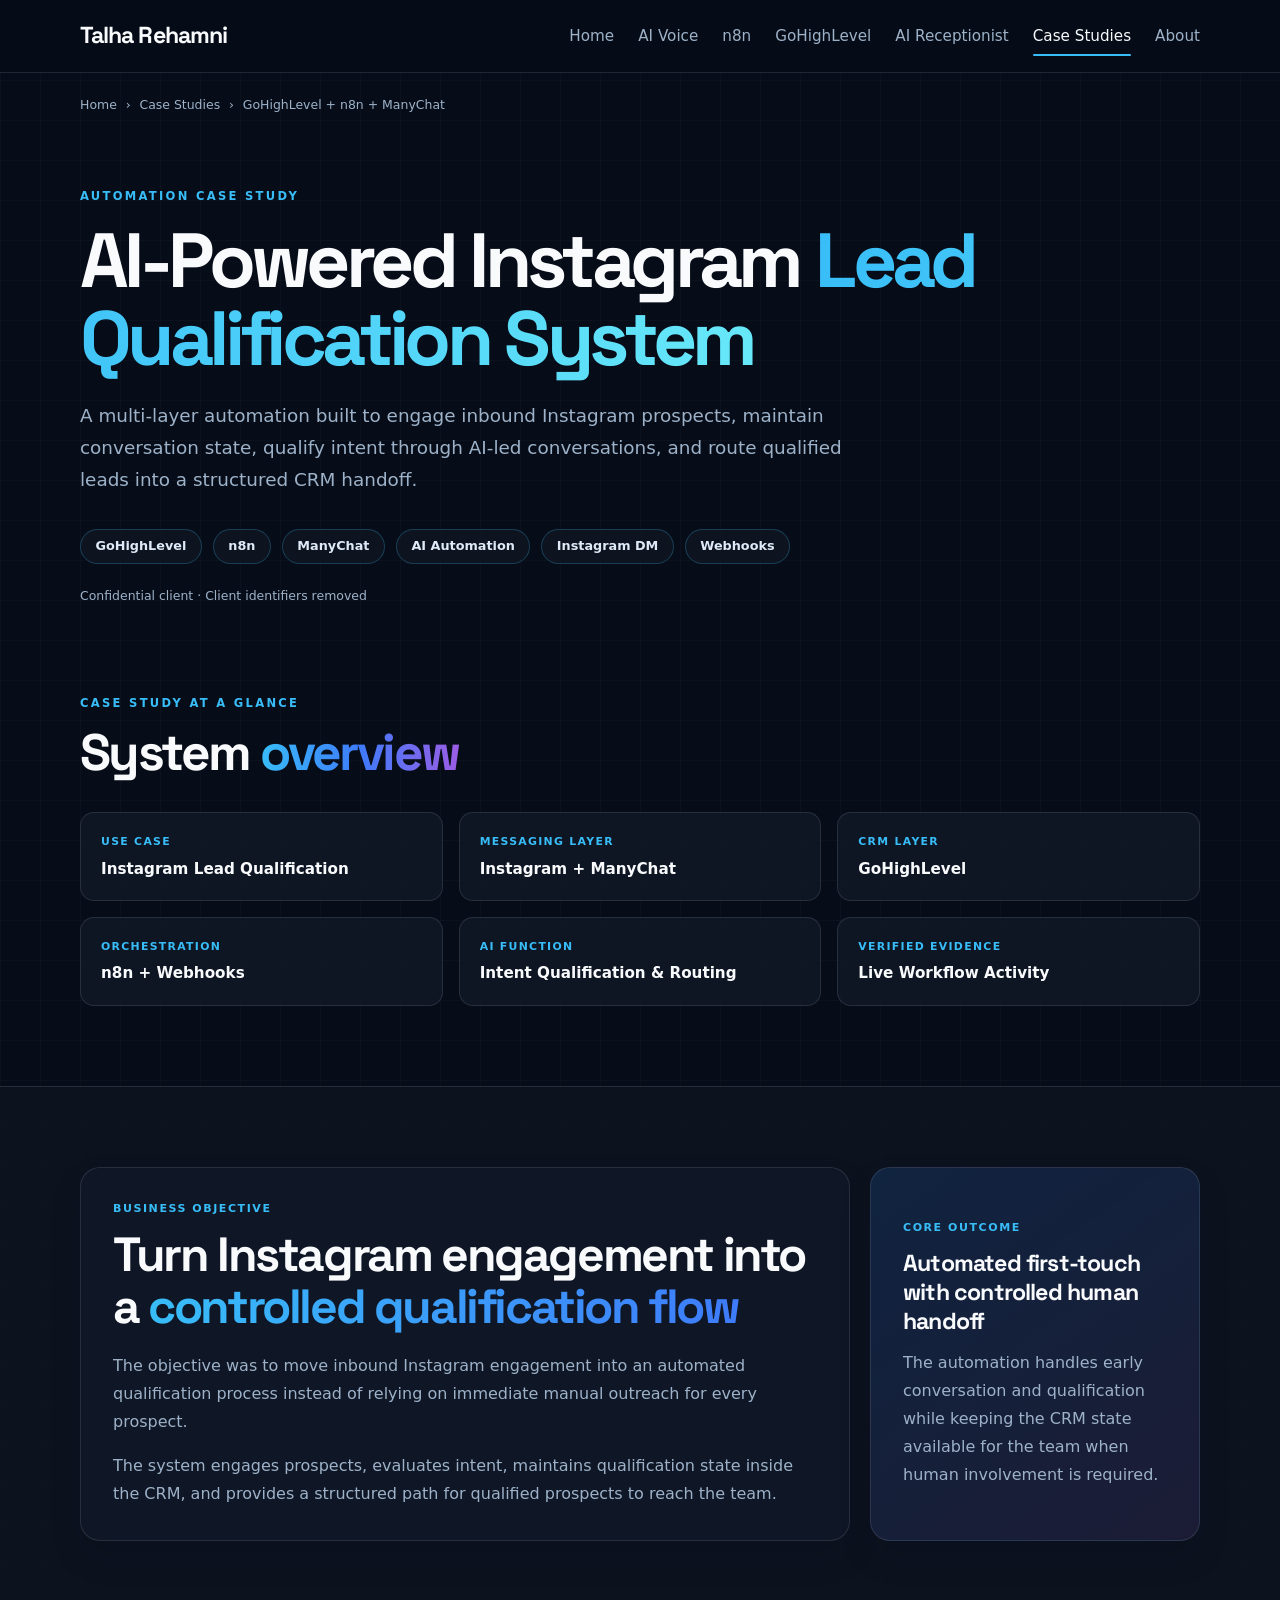
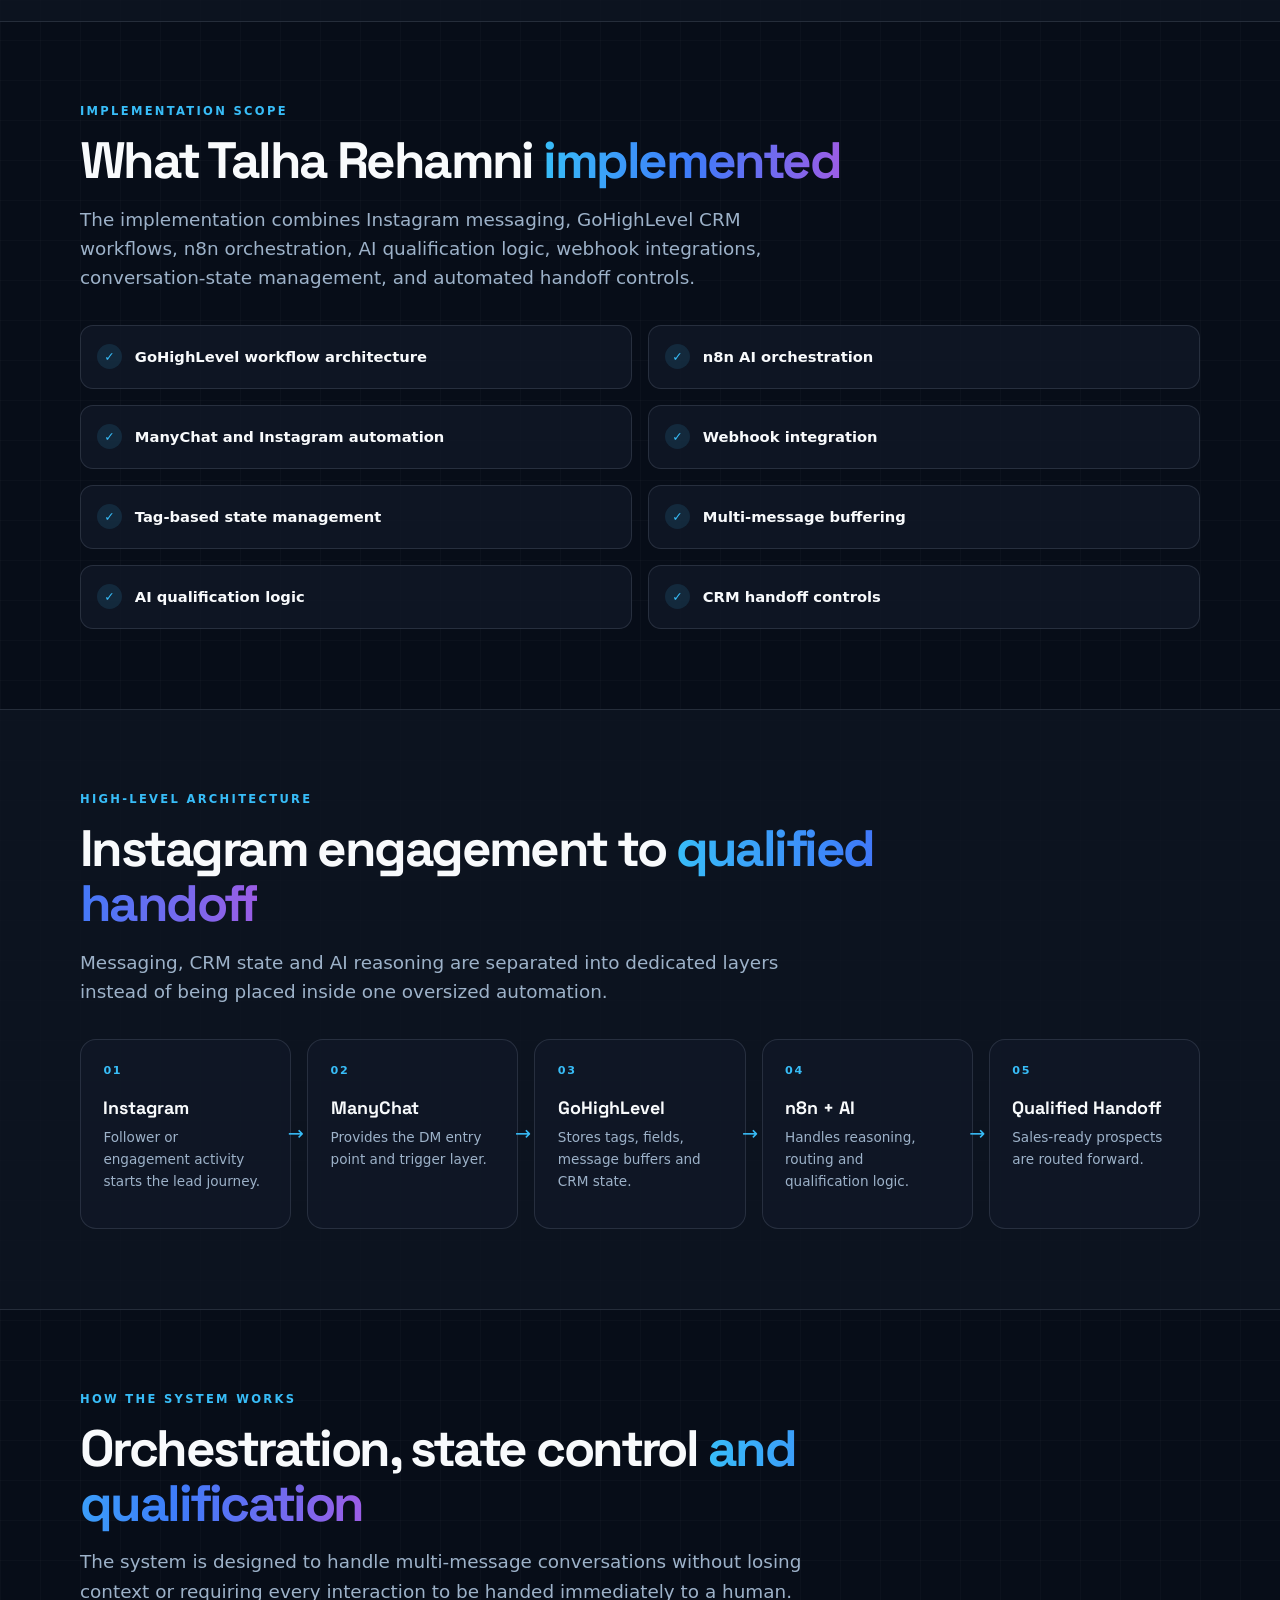
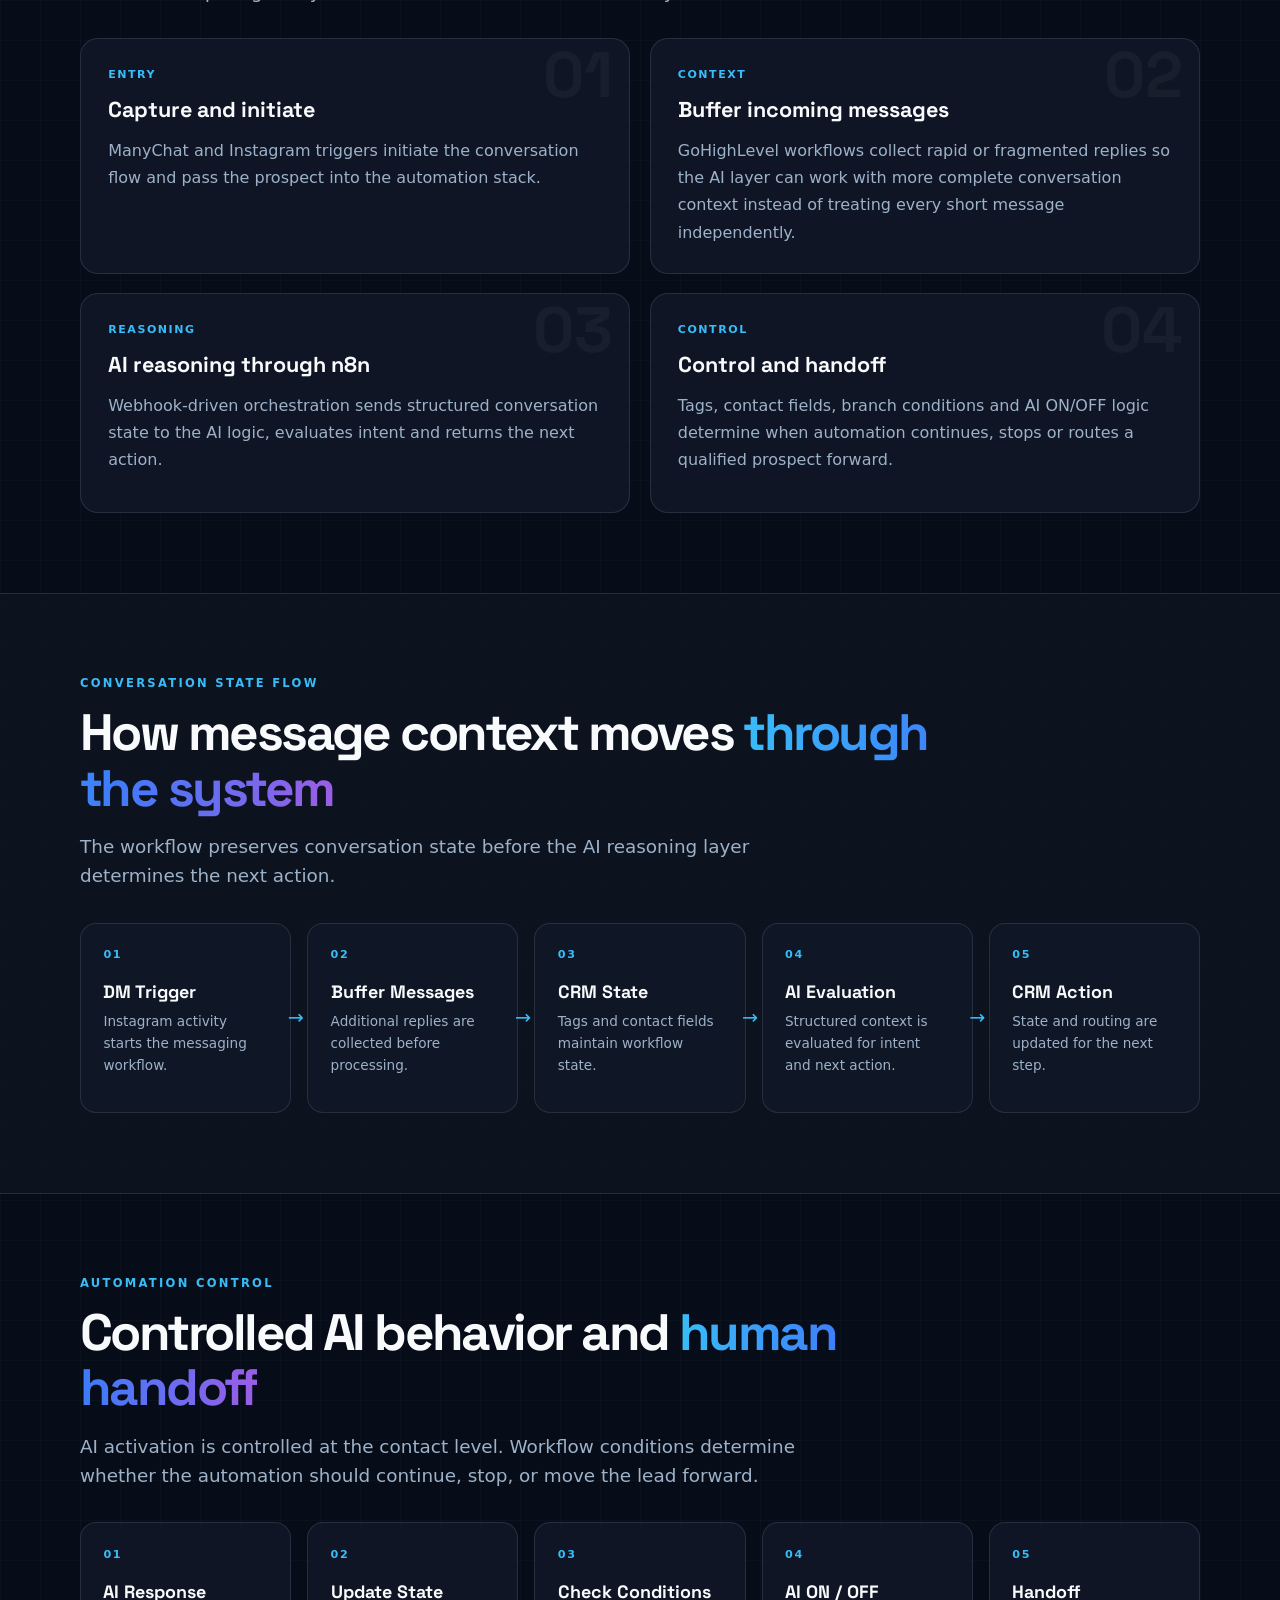
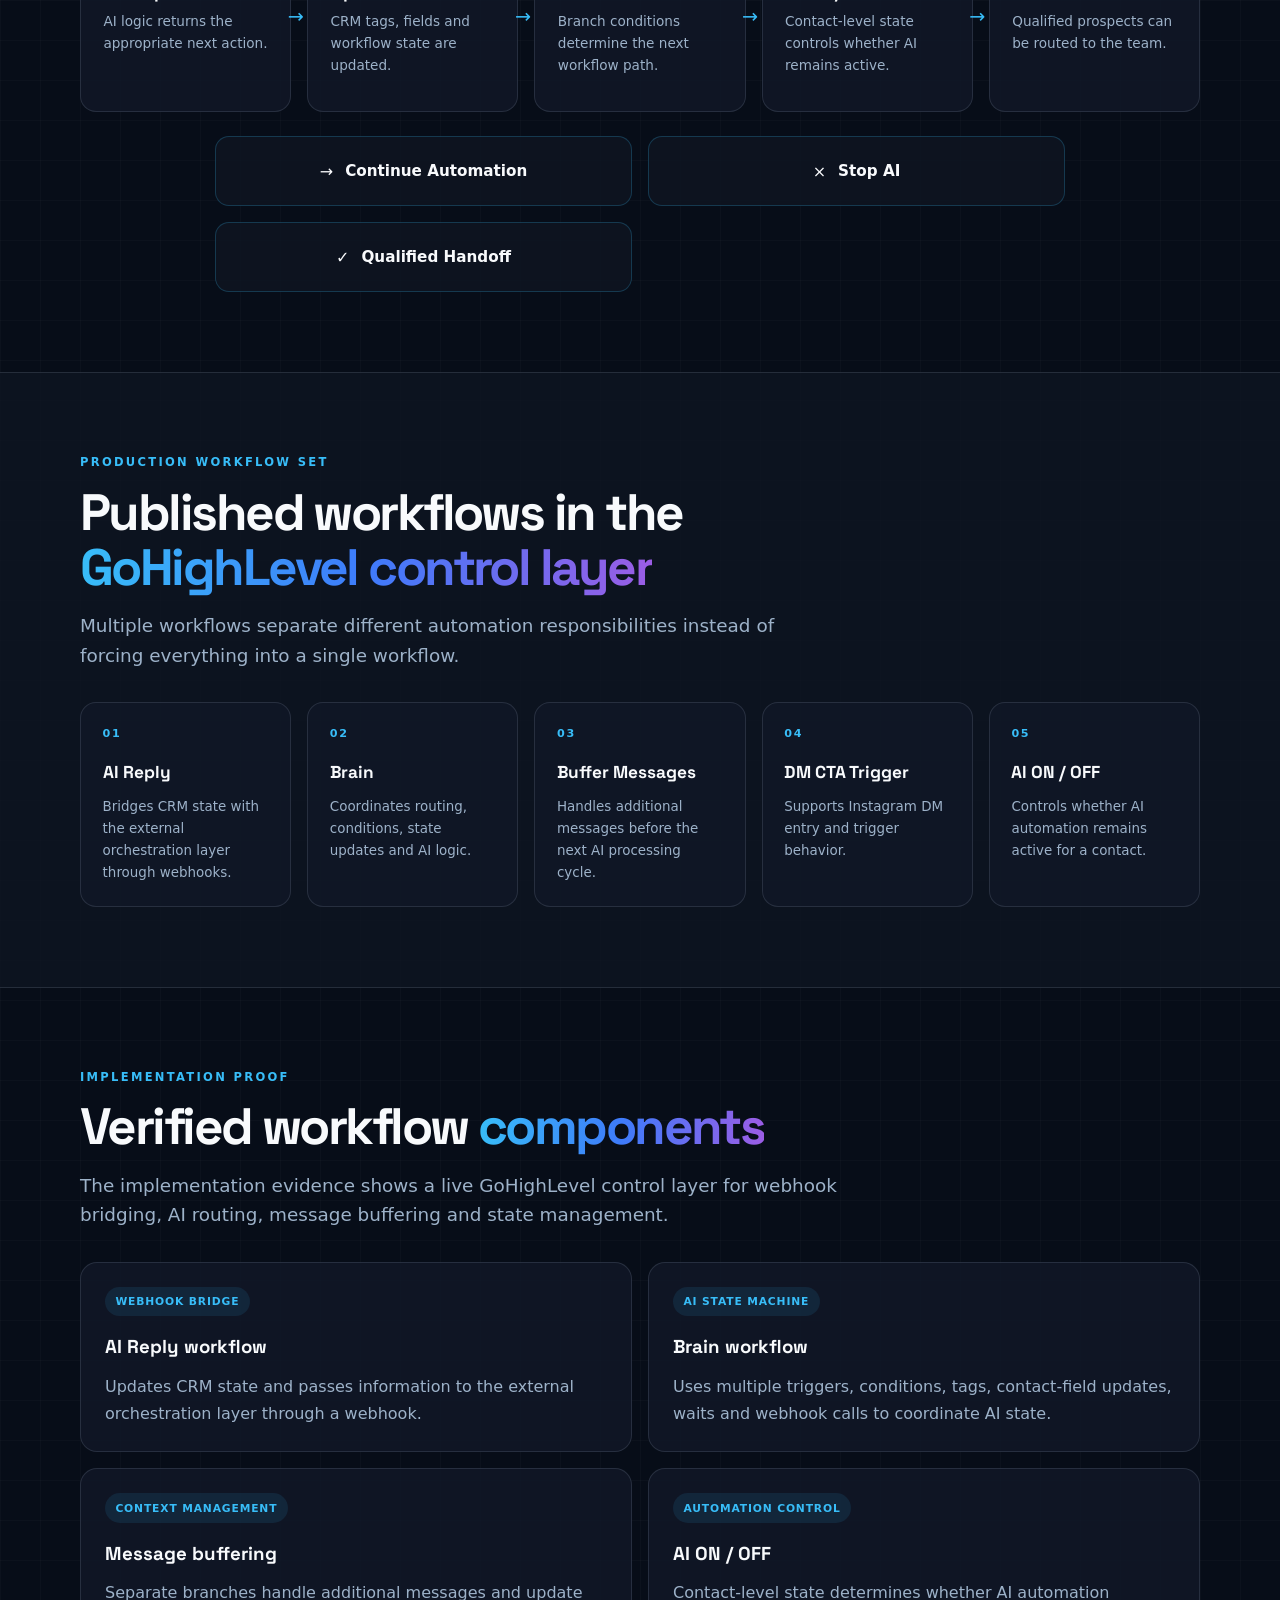
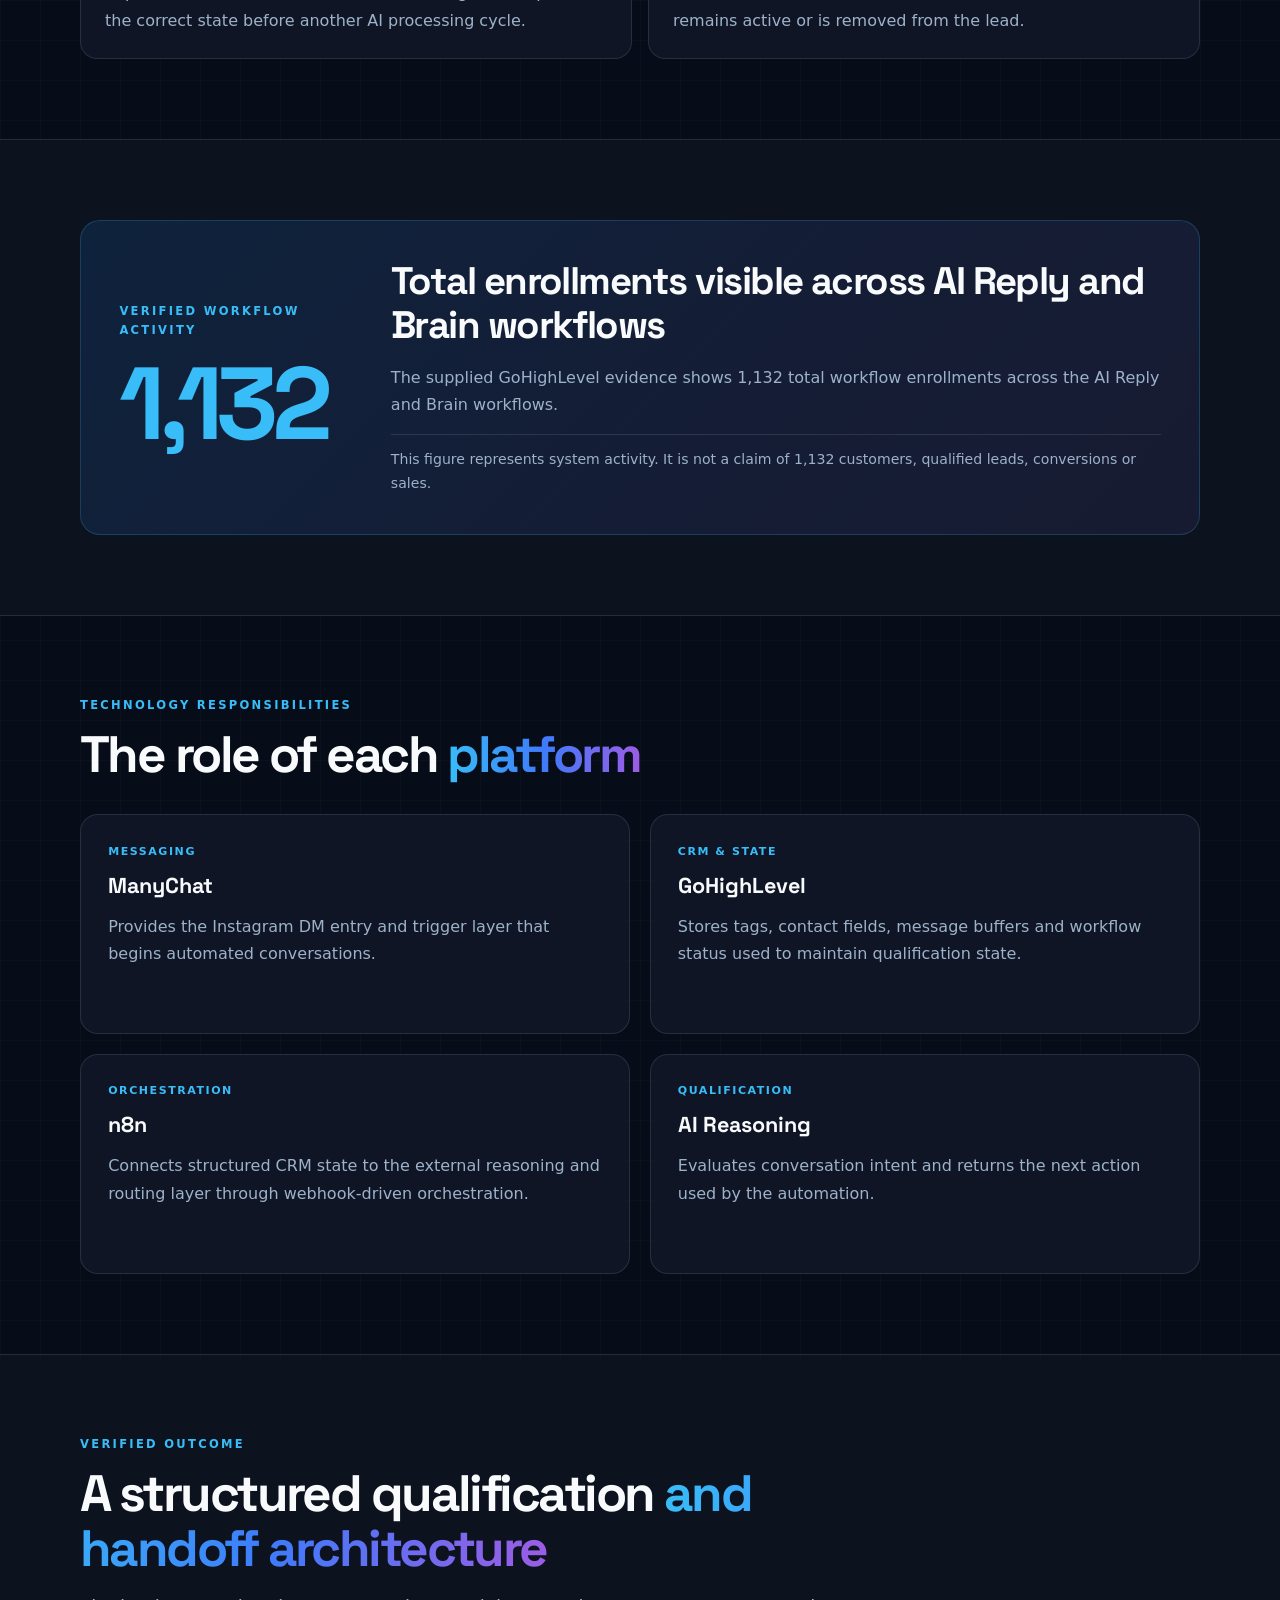
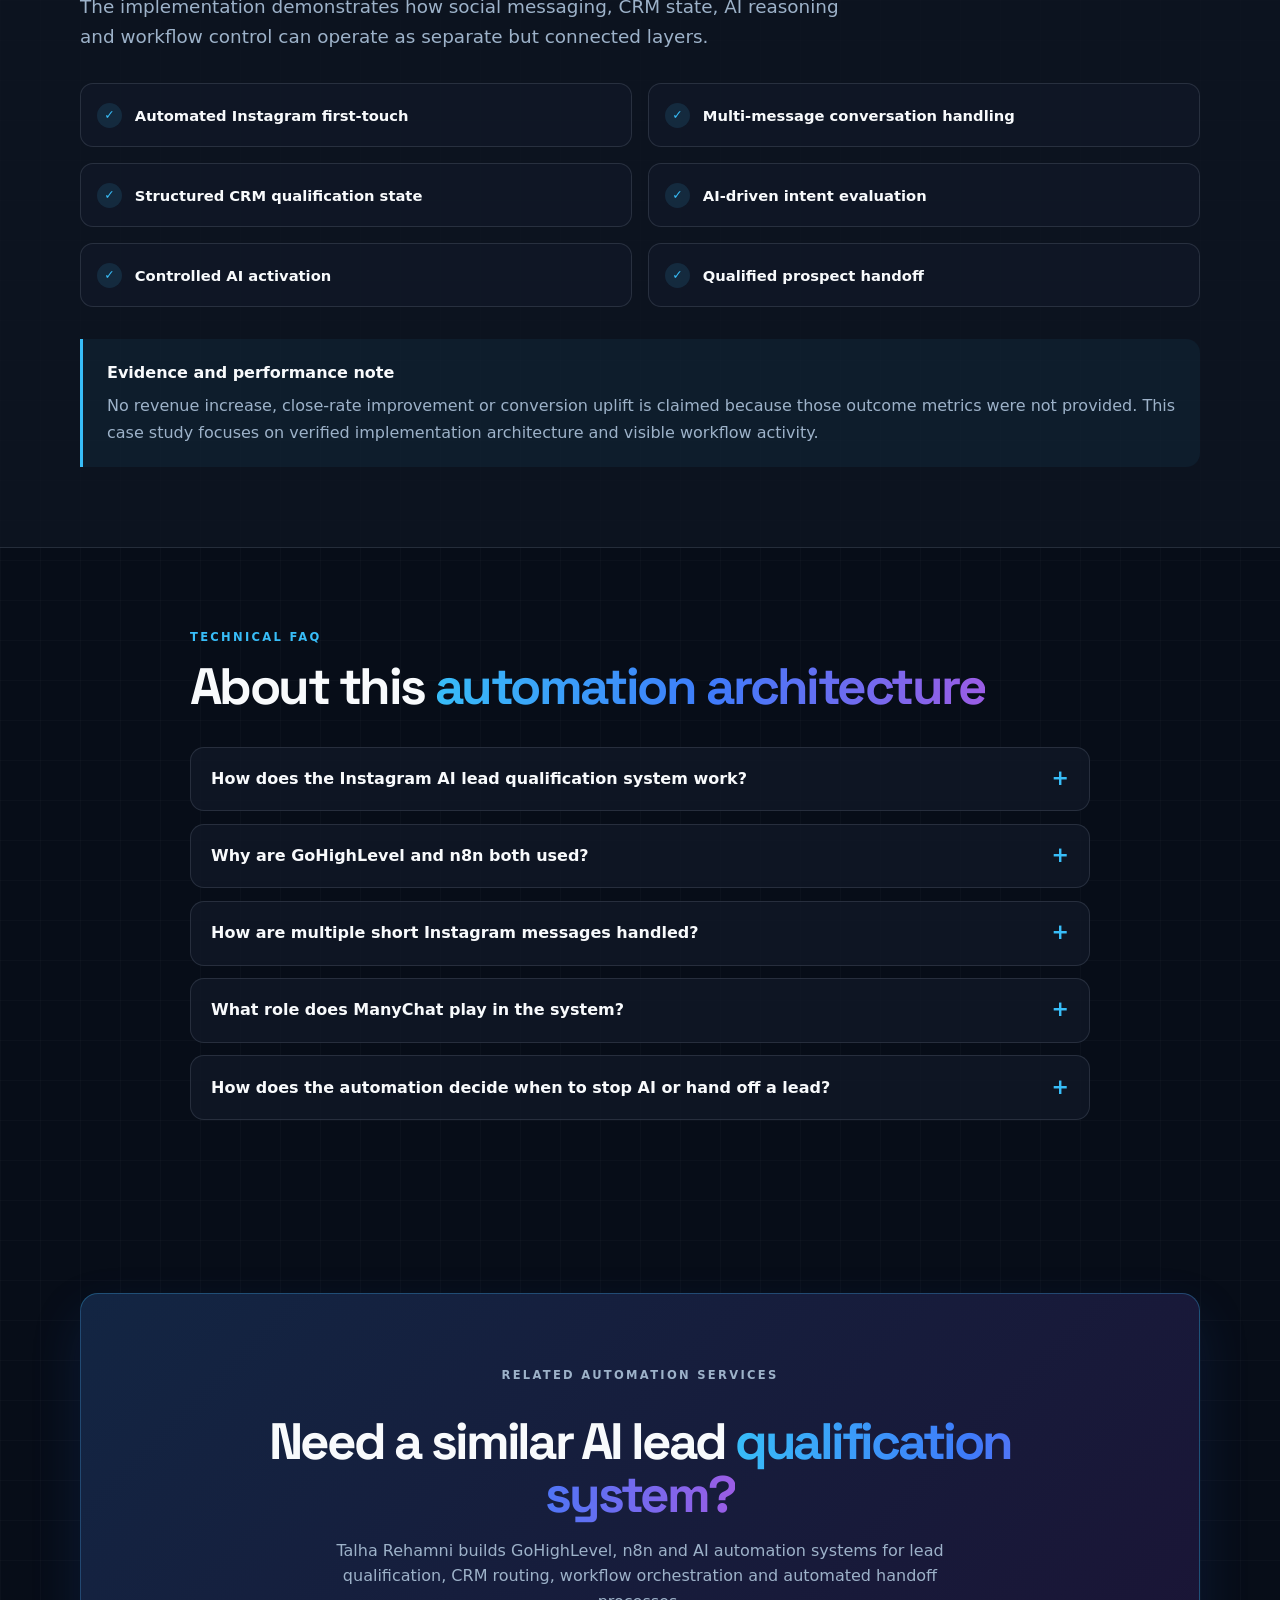
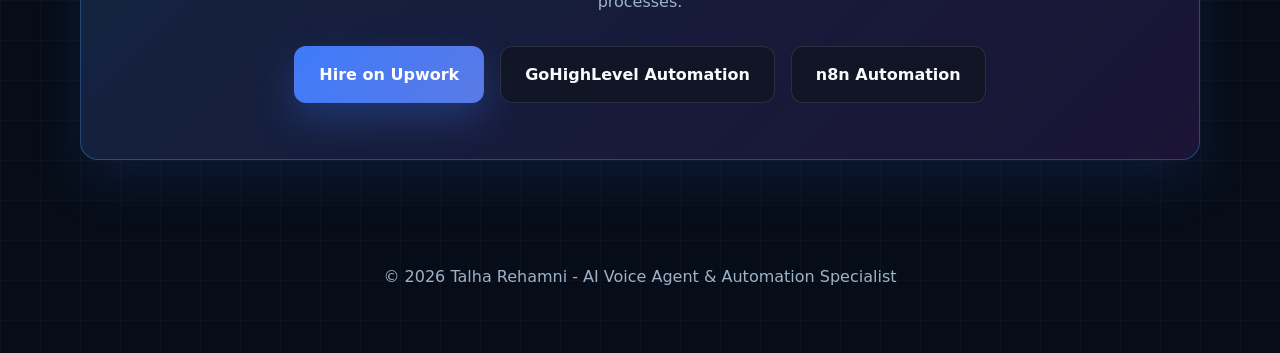
<file: case-studies/gohighlevel-n8n-manychat.html>
<!DOCTYPE html>
<html lang="en">

<head>
  <meta charset="UTF-8" />
  <meta name="viewport" content="width=device-width, initial-scale=1.0" />

  <title>GoHighLevel + n8n + ManyChat AI Lead Qualification | Talha Rehamni</title>
    <!-- ===== FAVICON ===== -->
<link rel="icon" type="image/svg+xml" href="data:image/svg+xml,<svg xmlns='http://www.w3.org/2000/svg' viewBox='0 0 100 100'><path fill='%2338bdf8' d='M50 10L60 40L70 20L80 45L95 70L50 85L5 70L20 45L30 20L40 40L50 10Z'/></svg>" />
  <!-- ===== FAVICON END ===== -->

  <meta
    name="description"
    content="AI Instagram lead qualification case study using GoHighLevel, n8n, ManyChat, AI reasoning, message buffering, CRM state management, webhooks and qualified lead handoff."
  />

  <meta name="robots" content="index, follow" />
  <meta name="author" content="Talha Rehamni" />

  <meta
    property="og:title"
    content="GoHighLevel + n8n + ManyChat AI Lead Qualification Case Study"
  />

  <meta
    property="og:description"
    content="A real AI lead qualification implementation connecting Instagram, ManyChat, GoHighLevel, n8n and AI reasoning."
  />

  <meta property="og:type" content="article" />

  <link rel="preconnect" href="https://fonts.googleapis.com" />
  <link rel="preconnect" href="https://fonts.gstatic.com" crossorigin />

  <link
    href="https://fonts.googleapis.com/css2?family=Space+Grotesk:wght@500;600;700&display=swap"
    rel="stylesheet"
  />

  <!-- Global website CSS -->
  <link rel="stylesheet" href="../style.css" />

  <!-- Case study CSS -->
  <link rel="stylesheet" href="case-study.css" />
</head>


<body class="case-study-page">

  <!-- =========================================
       NAVBAR
  ========================================== -->

  <header class="site-header">

    <div class="container nav-wrap">

      <a class="brand" href="../index.html">
        Talha Rehamni
      </a>

      <nav class="main-nav" aria-label="Main navigation">

        <a href="../index.html">
          Home
        </a>

        <a href="../ai-voice-agent-developer.html">
          AI Voice
        </a>

        <a href="../n8n-automation-expert.html">
          n8n
        </a>

        <a href="../gohighlevel-automation.html">
          GoHighLevel
        </a>

        <a href="../ai-receptionist.html">
          AI Receptionist
        </a>

        <a
          href="../case-studies.html"
          class="active"
          aria-current="page"
        >
          Case Studies
        </a>

        <a href="../about.html">
          About
        </a>

      </nav>

    </div>

  </header>


  <main>


    <!-- =========================================
         BREADCRUMB
    ========================================== -->

    <div class="container">

      <nav
        class="case-breadcrumb"
        aria-label="Breadcrumb"
      >

        <a href="../index.html">
          Home
        </a>

        <span aria-hidden="true">›</span>

        <a href="../case-studies.html">
          Case Studies
        </a>

        <span aria-hidden="true">›</span>

        <span aria-current="page">
          GoHighLevel + n8n + ManyChat
        </span>

      </nav>

    </div>



    <!-- =========================================
         HERO
    ========================================== -->

    <section class="case-study-hero container">

      <p class="eyebrow">
        Automation Case Study
      </p>

      <h1>
        AI-Powered Instagram
        <span class="gradient-cyan">
          Lead Qualification System
        </span>
      </h1>

      <p class="lead">
        A multi-layer automation built to engage inbound Instagram
        prospects, maintain conversation state, qualify intent through
        AI-led conversations, and route qualified leads into a
        structured CRM handoff.
      </p>


      <div
        class="case-tech-row"
        aria-label="Technologies used"
      >
        <span>GoHighLevel</span>
        <span>n8n</span>
        <span>ManyChat</span>
        <span>AI Automation</span>
        <span>Instagram DM</span>
        <span>Webhooks</span>
      </div>


      <p class="case-confidential">
        Confidential client · Client identifiers removed
      </p>

    </section>



    <!-- =========================================
         AT A GLANCE
    ========================================== -->

    <section class="section container case-glance-section">

      <div class="section-head">

        <p class="eyebrow">
          Case Study At A Glance
        </p>

        <h2>
          System
          <span>overview</span>
        </h2>

      </div>


      <dl class="case-glance-grid">

        <div class="case-glance-card">

          <dt>
            Use Case
          </dt>

          <dd>
            Instagram Lead Qualification
          </dd>

        </div>


        <div class="case-glance-card">

          <dt>
            Messaging Layer
          </dt>

          <dd>
            Instagram + ManyChat
          </dd>

        </div>


        <div class="case-glance-card">

          <dt>
            CRM Layer
          </dt>

          <dd>
            GoHighLevel
          </dd>

        </div>


        <div class="case-glance-card">

          <dt>
            Orchestration
          </dt>

          <dd>
            n8n + Webhooks
          </dd>

        </div>


        <div class="case-glance-card">

          <dt>
            AI Function
          </dt>

          <dd>
            Intent Qualification & Routing
          </dd>

        </div>


        <div class="case-glance-card">

          <dt>
            Verified Evidence
          </dt>

          <dd>
            Live Workflow Activity
          </dd>

        </div>

      </dl>

    </section>



    <!-- =========================================
         BUSINESS OBJECTIVE
    ========================================== -->

    <section class="section section-alt">

      <div class="container">

        <div class="case-overview-grid">


          <article class="case-panel">

            <p class="case-label">
              Business Objective
            </p>

            <h2>
              Turn Instagram engagement into a
              <span class="gradient-blue">
                controlled qualification flow
              </span>
            </h2>

            <p>
              The objective was to move inbound Instagram engagement
              into an automated qualification process instead of
              relying on immediate manual outreach for every prospect.
            </p>

            <p>
              The system engages prospects, evaluates intent,
              maintains qualification state inside the CRM, and
              provides a structured path for qualified prospects
              to reach the team.
            </p>

          </article>



          <aside class="case-highlight-card">

            <p class="case-label">
              Core Outcome
            </p>

            <h3>
              Automated first-touch with controlled human handoff
            </h3>

            <p>
              The automation handles early conversation and
              qualification while keeping the CRM state available
              for the team when human involvement is required.
            </p>

          </aside>


        </div>

      </div>

    </section>



    <!-- =========================================
         TALHA / ENTITY CLARITY
    ========================================== -->

    <section class="section container">

      <div class="section-head">

        <p class="eyebrow">
          Implementation Scope
        </p>

        <h2>
          What Talha Rehamni
          <span>implemented</span>
        </h2>

        <p class="lead">
          The implementation combines Instagram messaging,
          GoHighLevel CRM workflows, n8n orchestration,
          AI qualification logic, webhook integrations,
          conversation-state management, and automated handoff controls.
        </p>

      </div>


      <div class="case-capability-grid">

        <div class="case-capability">
          <span>✓</span>
          GoHighLevel workflow architecture
        </div>

        <div class="case-capability">
          <span>✓</span>
          n8n AI orchestration
        </div>

        <div class="case-capability">
          <span>✓</span>
          ManyChat and Instagram automation
        </div>

        <div class="case-capability">
          <span>✓</span>
          Webhook integration
        </div>

        <div class="case-capability">
          <span>✓</span>
          Tag-based state management
        </div>

        <div class="case-capability">
          <span>✓</span>
          Multi-message buffering
        </div>

        <div class="case-capability">
          <span>✓</span>
          AI qualification logic
        </div>

        <div class="case-capability">
          <span>✓</span>
          CRM handoff controls
        </div>

      </div>

    </section>



    <!-- =========================================
         HIGH LEVEL ARCHITECTURE
    ========================================== -->

    <section class="section section-alt">

      <div class="container">

        <div class="section-head">

          <p class="eyebrow">
            High-Level Architecture
          </p>

          <h2>
            Instagram engagement to
            <span>qualified handoff</span>
          </h2>

          <p class="lead">
            Messaging, CRM state and AI reasoning are separated
            into dedicated layers instead of being placed inside
            one oversized automation.
          </p>

        </div>


        <ol
          class="case-flow"
          aria-label="High-level system architecture"
        >


          <li class="case-flow-node">

            <span class="case-flow-number">
              01
            </span>

            <h3>
              Instagram
            </h3>

            <p>
              Follower or engagement activity
              starts the lead journey.
            </p>

          </li>


          <li class="case-flow-node">

            <span class="case-flow-number">
              02
            </span>

            <h3>
              ManyChat
            </h3>

            <p>
              Provides the DM entry point
              and trigger layer.
            </p>

          </li>


          <li class="case-flow-node">

            <span class="case-flow-number">
              03
            </span>

            <h3>
              GoHighLevel
            </h3>

            <p>
              Stores tags, fields, message
              buffers and CRM state.
            </p>

          </li>


          <li class="case-flow-node">

            <span class="case-flow-number">
              04
            </span>

            <h3>
              n8n + AI
            </h3>

            <p>
              Handles reasoning, routing
              and qualification logic.
            </p>

          </li>


          <li class="case-flow-node">

            <span class="case-flow-number">
              05
            </span>

            <h3>
              Qualified Handoff
            </h3>

            <p>
              Sales-ready prospects are
              routed forward.
            </p>

          </li>


        </ol>

      </div>

    </section>



    <!-- =========================================
         HOW SYSTEM WORKS
    ========================================== -->

    <section class="section container">

      <div class="section-head">

        <p class="eyebrow">
          How The System Works
        </p>

        <h2>
          Orchestration, state control
          <span>and qualification</span>
        </h2>

        <p class="lead">
          The system is designed to handle multi-message
          conversations without losing context or requiring
          every interaction to be handed immediately to a human.
        </p>

      </div>


      <div class="case-process-grid">


        <article class="case-process-card">

          <span class="case-process-no">
            01
          </span>

          <p class="case-label">
            Entry
          </p>

          <h3>
            Capture and initiate
          </h3>

          <p>
            ManyChat and Instagram triggers initiate the
            conversation flow and pass the prospect into
            the automation stack.
          </p>

        </article>


        <article class="case-process-card">

          <span class="case-process-no">
            02
          </span>

          <p class="case-label">
            Context
          </p>

          <h3>
            Buffer incoming messages
          </h3>

          <p>
            GoHighLevel workflows collect rapid or fragmented
            replies so the AI layer can work with more complete
            conversation context instead of treating every short
            message independently.
          </p>

        </article>


        <article class="case-process-card">

          <span class="case-process-no">
            03
          </span>

          <p class="case-label">
            Reasoning
          </p>

          <h3>
            AI reasoning through n8n
          </h3>

          <p>
            Webhook-driven orchestration sends structured
            conversation state to the AI logic, evaluates
            intent and returns the next action.
          </p>

        </article>


        <article class="case-process-card">

          <span class="case-process-no">
            04
          </span>

          <p class="case-label">
            Control
          </p>

          <h3>
            Control and handoff
          </h3>

          <p>
            Tags, contact fields, branch conditions and
            AI ON/OFF logic determine when automation
            continues, stops or routes a qualified prospect
            forward.
          </p>

        </article>


      </div>

    </section>



    <!-- =========================================
         MESSAGE / STATE FLOW
    ========================================== -->

    <section class="section section-alt">

      <div class="container">

        <div class="section-head">

          <p class="eyebrow">
            Conversation State Flow
          </p>

          <h2>
            How message context moves
            <span>through the system</span>
          </h2>

          <p class="lead">
            The workflow preserves conversation state before
            the AI reasoning layer determines the next action.
          </p>

        </div>


        <ol
          class="case-flow"
          aria-label="Conversation state flow"
        >


          <li class="case-flow-node">

            <span class="case-flow-number">
              01
            </span>

            <h3>
              DM Trigger
            </h3>

            <p>
              Instagram activity starts
              the messaging workflow.
            </p>

          </li>


          <li class="case-flow-node">

            <span class="case-flow-number">
              02
            </span>

            <h3>
              Buffer Messages
            </h3>

            <p>
              Additional replies are
              collected before processing.
            </p>

          </li>


          <li class="case-flow-node">

            <span class="case-flow-number">
              03
            </span>

            <h3>
              CRM State
            </h3>

            <p>
              Tags and contact fields
              maintain workflow state.
            </p>

          </li>


          <li class="case-flow-node">

            <span class="case-flow-number">
              04
            </span>

            <h3>
              AI Evaluation
            </h3>

            <p>
              Structured context is evaluated
              for intent and next action.
            </p>

          </li>


          <li class="case-flow-node">

            <span class="case-flow-number">
              05
            </span>

            <h3>
              CRM Action
            </h3>

            <p>
              State and routing are updated
              for the next step.
            </p>

          </li>


        </ol>

      </div>

    </section>



    <!-- =========================================
         AUTOMATION CONTROL
    ========================================== -->

    <section class="section container">

      <div class="section-head">

        <p class="eyebrow">
          Automation Control
        </p>

        <h2>
          Controlled AI behavior and
          <span>human handoff</span>
        </h2>

        <p class="lead">
          AI activation is controlled at the contact level.
          Workflow conditions determine whether the automation
          should continue, stop, or move the lead forward.
        </p>

      </div>


      <ol
        class="case-flow"
        aria-label="AI control and handoff workflow"
      >

        <li class="case-flow-node">

          <span class="case-flow-number">
            01
          </span>

          <h3>
            AI Response
          </h3>

          <p>
            AI logic returns the
            appropriate next action.
          </p>

        </li>


        <li class="case-flow-node">

          <span class="case-flow-number">
            02
          </span>

          <h3>
            Update State
          </h3>

          <p>
            CRM tags, fields and
            workflow state are updated.
          </p>

        </li>


        <li class="case-flow-node">

          <span class="case-flow-number">
            03
          </span>

          <h3>
            Check Conditions
          </h3>

          <p>
            Branch conditions determine
            the next workflow path.
          </p>

        </li>


        <li class="case-flow-node">

          <span class="case-flow-number">
            04
          </span>

          <h3>
            AI ON / OFF
          </h3>

          <p>
            Contact-level state controls
            whether AI remains active.
          </p>

        </li>


        <li class="case-flow-node">

          <span class="case-flow-number">
            05
          </span>

          <h3>
            Handoff
          </h3>

          <p>
            Qualified prospects can be
            routed to the team.
          </p>

        </li>

      </ol>


      <div class="case-decision-grid">

        <div class="case-decision-card">
          <span>→</span>
          <strong>Continue Automation</strong>
        </div>

        <div class="case-decision-card">
          <span>×</span>
          <strong>Stop AI</strong>
        </div>

        <div class="case-decision-card">
          <span>✓</span>
          <strong>Qualified Handoff</strong>
        </div>

      </div>

    </section>



    <!-- =========================================
         PRODUCTION WORKFLOW SET
    ========================================== -->

    <section class="section section-alt">

      <div class="container">

        <div class="section-head">

          <p class="eyebrow">
            Production Workflow Set
          </p>

          <h2>
            Published workflows in the
            <span>GoHighLevel control layer</span>
          </h2>

          <p class="lead">
            Multiple workflows separate different automation
            responsibilities instead of forcing everything
            into a single workflow.
          </p>

        </div>


        <div class="case-workflow-grid">


          <article class="case-workflow-card">

            <span class="case-workflow-number">
              01
            </span>

            <h3>
              AI Reply
            </h3>

            <p>
              Bridges CRM state with the external
              orchestration layer through webhooks.
            </p>

          </article>


          <article class="case-workflow-card">

            <span class="case-workflow-number">
              02
            </span>

            <h3>
              Brain
            </h3>

            <p>
              Coordinates routing, conditions,
              state updates and AI logic.
            </p>

          </article>


          <article class="case-workflow-card">

            <span class="case-workflow-number">
              03
            </span>

            <h3>
              Buffer Messages
            </h3>

            <p>
              Handles additional messages before
              the next AI processing cycle.
            </p>

          </article>


          <article class="case-workflow-card">

            <span class="case-workflow-number">
              04
            </span>

            <h3>
              DM CTA Trigger
            </h3>

            <p>
              Supports Instagram DM entry
              and trigger behavior.
            </p>

          </article>


          <article class="case-workflow-card">

            <span class="case-workflow-number">
              05
            </span>

            <h3>
              AI ON / OFF
            </h3>

            <p>
              Controls whether AI automation
              remains active for a contact.
            </p>

          </article>


        </div>

      </div>

    </section>



    <!-- =========================================
         IMPLEMENTATION PROOF
    ========================================== -->

    <section class="section container">

      <div class="section-head">

        <p class="eyebrow">
          Implementation Proof
        </p>

        <h2>
          Verified workflow
          <span>components</span>
        </h2>

        <p class="lead">
          The implementation evidence shows a live GoHighLevel
          control layer for webhook bridging, AI routing,
          message buffering and state management.
        </p>

      </div>


      <div class="case-proof-grid">


        <article class="case-proof-card">

          <span class="case-proof-tag">
            Webhook Bridge
          </span>

          <h3>
            AI Reply workflow
          </h3>

          <p>
            Updates CRM state and passes information
            to the external orchestration layer
            through a webhook.
          </p>

        </article>


        <article class="case-proof-card">

          <span class="case-proof-tag">
            AI State Machine
          </span>

          <h3>
            Brain workflow
          </h3>

          <p>
            Uses multiple triggers, conditions, tags,
            contact-field updates, waits and webhook
            calls to coordinate AI state.
          </p>

        </article>


        <article class="case-proof-card">

          <span class="case-proof-tag">
            Context Management
          </span>

          <h3>
            Message buffering
          </h3>

          <p>
            Separate branches handle additional
            messages and update the correct state
            before another AI processing cycle.
          </p>

        </article>


        <article class="case-proof-card">

          <span class="case-proof-tag">
            Automation Control
          </span>

          <h3>
            AI ON / OFF
          </h3>

          <p>
            Contact-level state determines whether
            AI automation remains active or is
            removed from the lead.
          </p>

        </article>


      </div>

    </section>



    <!-- =========================================
         VERIFIED ACTIVITY
    ========================================== -->

    <section class="section section-alt">

      <div class="container">

        <div class="case-metric-block">

          <div>

            <p class="eyebrow">
              Verified Workflow Activity
            </p>

            <span class="case-stat-number">
              1,132
            </span>

          </div>


          <div class="case-metric-content">

            <h2>
              Total enrollments visible across
              AI Reply and Brain workflows
            </h2>

            <p>
              The supplied GoHighLevel evidence shows
              1,132 total workflow enrollments across
              the AI Reply and Brain workflows.
            </p>

            <p class="case-metric-note">
              This figure represents system activity.
              It is not a claim of 1,132 customers,
              qualified leads, conversions or sales.
            </p>

          </div>

        </div>

      </div>

    </section>



    <!-- =========================================
         TECHNOLOGY ROLES
    ========================================== -->

    <section class="section container">

      <div class="section-head">

        <p class="eyebrow">
          Technology Responsibilities
        </p>

        <h2>
          The role of each
          <span>platform</span>
        </h2>

      </div>


      <div class="case-process-grid">


        <article class="case-process-card">

          <p class="case-label">
            Messaging
          </p>

          <h3>
            ManyChat
          </h3>

          <p>
            Provides the Instagram DM entry and trigger
            layer that begins automated conversations.
          </p>

        </article>


        <article class="case-process-card">

          <p class="case-label">
            CRM & State
          </p>

          <h3>
            GoHighLevel
          </h3>

          <p>
            Stores tags, contact fields, message buffers
            and workflow status used to maintain
            qualification state.
          </p>

        </article>


        <article class="case-process-card">

          <p class="case-label">
            Orchestration
          </p>

          <h3>
            n8n
          </h3>

          <p>
            Connects structured CRM state to the
            external reasoning and routing layer
            through webhook-driven orchestration.
          </p>

        </article>


        <article class="case-process-card">

          <p class="case-label">
            Qualification
          </p>

          <h3>
            AI Reasoning
          </h3>

          <p>
            Evaluates conversation intent and returns
            the next action used by the automation.
          </p>

        </article>


      </div>

    </section>



    <!-- =========================================
         VERIFIED OUTCOME
    ========================================== -->

    <section class="section section-alt">

      <div class="container">

        <div class="section-head">

          <p class="eyebrow">
            Verified Outcome
          </p>

          <h2>
            A structured qualification
            <span>and handoff architecture</span>
          </h2>

          <p class="lead">
            The implementation demonstrates how social messaging,
            CRM state, AI reasoning and workflow control can operate
            as separate but connected layers.
          </p>

        </div>


        <div class="case-capability-grid">

          <div class="case-capability">
            <span>✓</span>
            Automated Instagram first-touch
          </div>

          <div class="case-capability">
            <span>✓</span>
            Multi-message conversation handling
          </div>

          <div class="case-capability">
            <span>✓</span>
            Structured CRM qualification state
          </div>

          <div class="case-capability">
            <span>✓</span>
            AI-driven intent evaluation
          </div>

          <div class="case-capability">
            <span>✓</span>
            Controlled AI activation
          </div>

          <div class="case-capability">
            <span>✓</span>
            Qualified prospect handoff
          </div>

        </div>


        <div class="case-evidence-note">

          <strong>
            Evidence and performance note
          </strong>

          <p>
            No revenue increase, close-rate improvement or
            conversion uplift is claimed because those outcome
            metrics were not provided. This case study focuses
            on verified implementation architecture and visible
            workflow activity.
          </p>

        </div>

      </div>

    </section>



    <!-- =========================================
         RELEVANT FAQ
    ========================================== -->

    <section class="section container">

      <div class="case-faq">

        <div class="section-head">

          <p class="eyebrow">
            Technical FAQ
          </p>

          <h2>
            About this
            <span>automation architecture</span>
          </h2>

        </div>


        <details>

          <summary>
            How does the Instagram AI lead qualification system work?
          </summary>

          <p>
            Instagram engagement enters through ManyChat.
            GoHighLevel maintains CRM and conversation state,
            while n8n sends structured context into the AI
            qualification logic. The returned action is then
            used to continue, stop or route the prospect forward.
          </p>

        </details>


        <details>

          <summary>
            Why are GoHighLevel and n8n both used?
          </summary>

          <p>
            GoHighLevel acts as the CRM and workflow-state
            layer for tags, fields, buffers and contact status.
            n8n provides webhook-driven orchestration between
            that structured state and the AI reasoning layer.
          </p>

        </details>


        <details>

          <summary>
            How are multiple short Instagram messages handled?
          </summary>

          <p>
            Message-buffer workflows collect rapid or fragmented
            replies and update the correct state before the next
            AI processing cycle. This allows the reasoning layer
            to work with more complete conversation context.
          </p>

        </details>


        <details>

          <summary>
            What role does ManyChat play in the system?
          </summary>

          <p>
            ManyChat provides the Instagram DM entry and trigger
            layer. It starts the messaging flow before the
            qualification state is managed across GoHighLevel,
            n8n and the AI layer.
          </p>

        </details>


        <details>

          <summary>
            How does the automation decide when to stop AI or hand off a lead?
          </summary>

          <p>
            Contact fields, tags, branch conditions and AI ON/OFF
            state are used to control whether automation continues,
            stops or routes a qualified prospect forward.
          </p>

        </details>


      </div>

    </section>



    <!-- =========================================
         RELATED SERVICES + CTA
    ========================================== -->

    <section class="section container">

      <div class="cta-box case-study-cta">

        <p class="eyebrow">
          Related Automation Services
        </p>

        <h2>
          Need a similar AI lead
          <span>qualification system?</span>
        </h2>

        <p>
          Talha Rehamni builds GoHighLevel, n8n and AI
          automation systems for lead qualification,
          CRM routing, workflow orchestration and
          automated handoff processes.
        </p>


        <div class="hero-actions case-cta-actions">

          <a
            class="btn btn-primary"
            href="https://www.upwork.com/freelancers/~0130a036a70bd1e74e"
            target="_blank"
            rel="noopener noreferrer"
          >
            Hire on Upwork
          </a>


          <a
            class="btn btn-secondary"
            href="../gohighlevel-automation.html"
          >
            GoHighLevel Automation
          </a>


          <a
            class="btn btn-secondary"
            href="../n8n-automation-expert.html"
          >
            n8n Automation
          </a>

        </div>

      </div>

    </section>


  </main>



  <!-- =========================================
       FOOTER
  ========================================== -->

  <footer class="site-footer">

    <div class="container">

      <p>
        © <span id="year"></span> Talha Rehamni -
        AI Voice Agent &amp; Automation Specialist
      </p>

    </div>

  </footer>


  <script src="../script.js"></script>

</body>

</html>
</file>
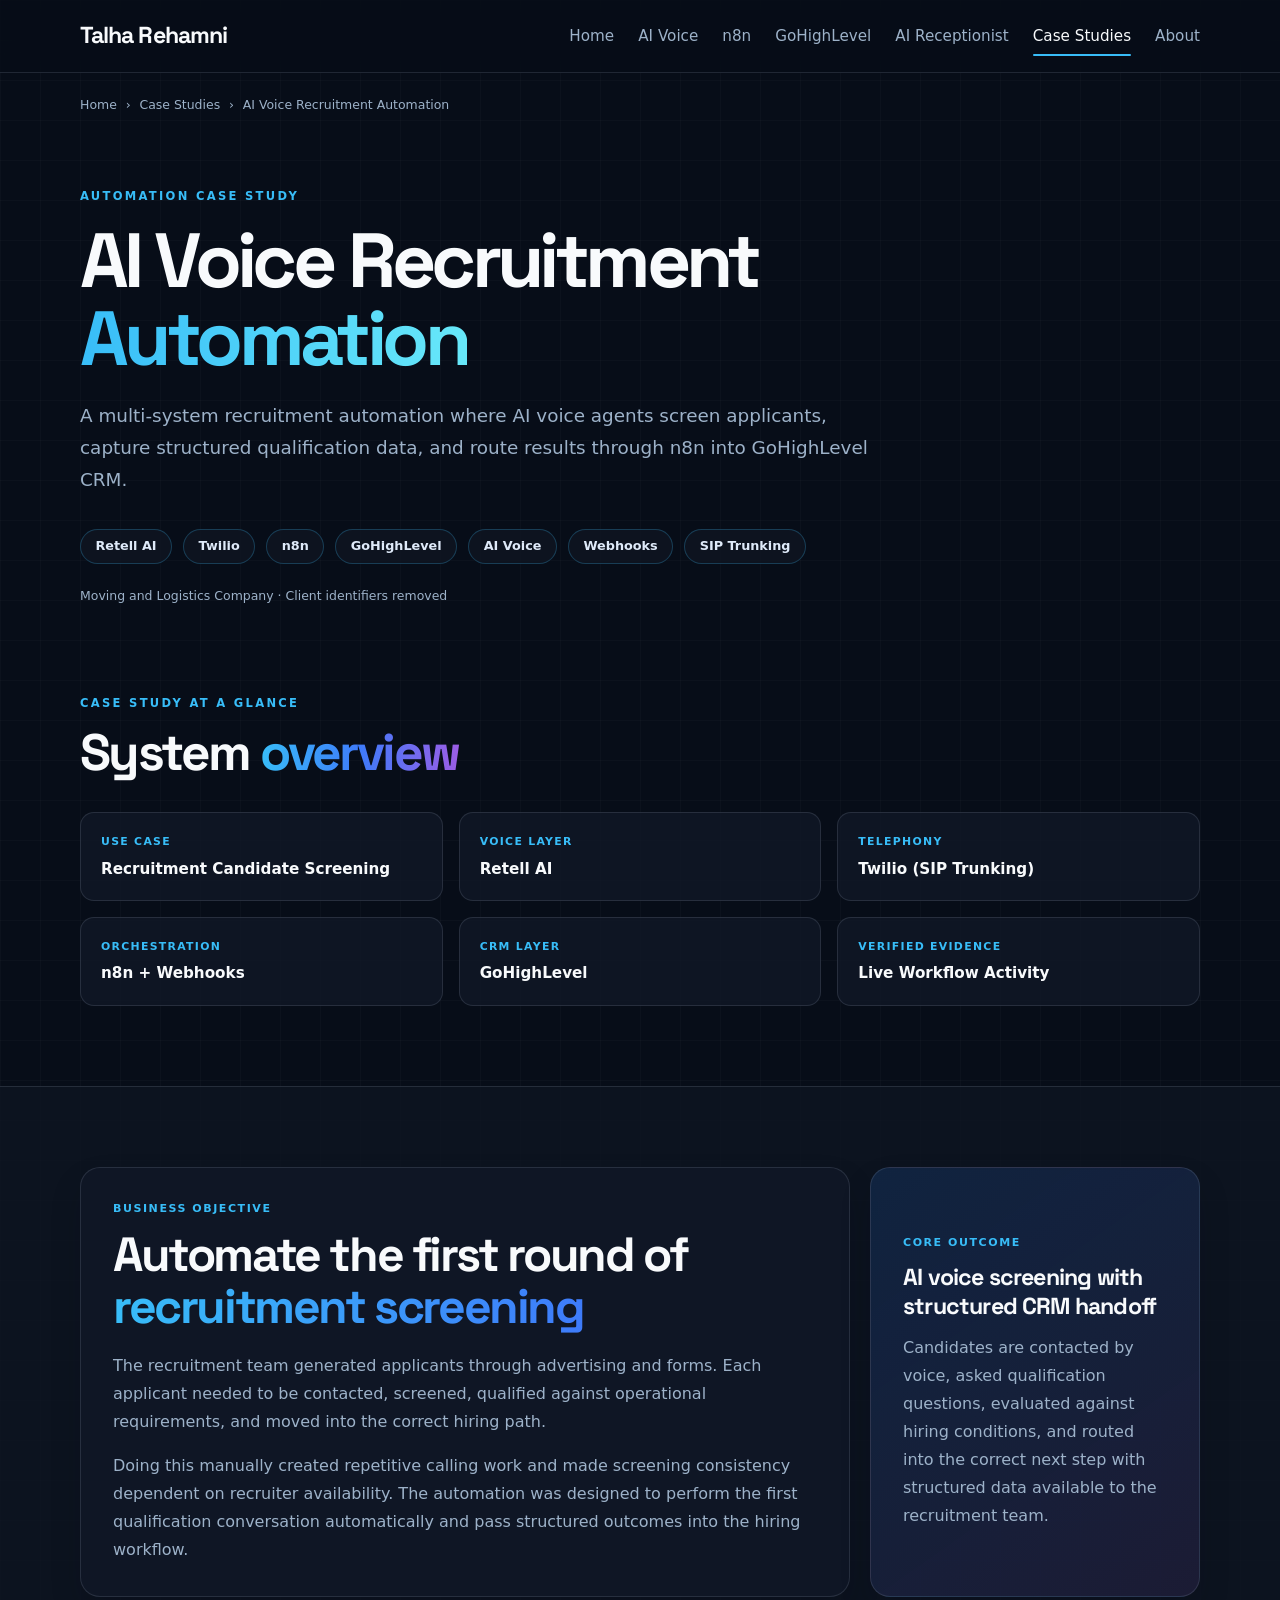
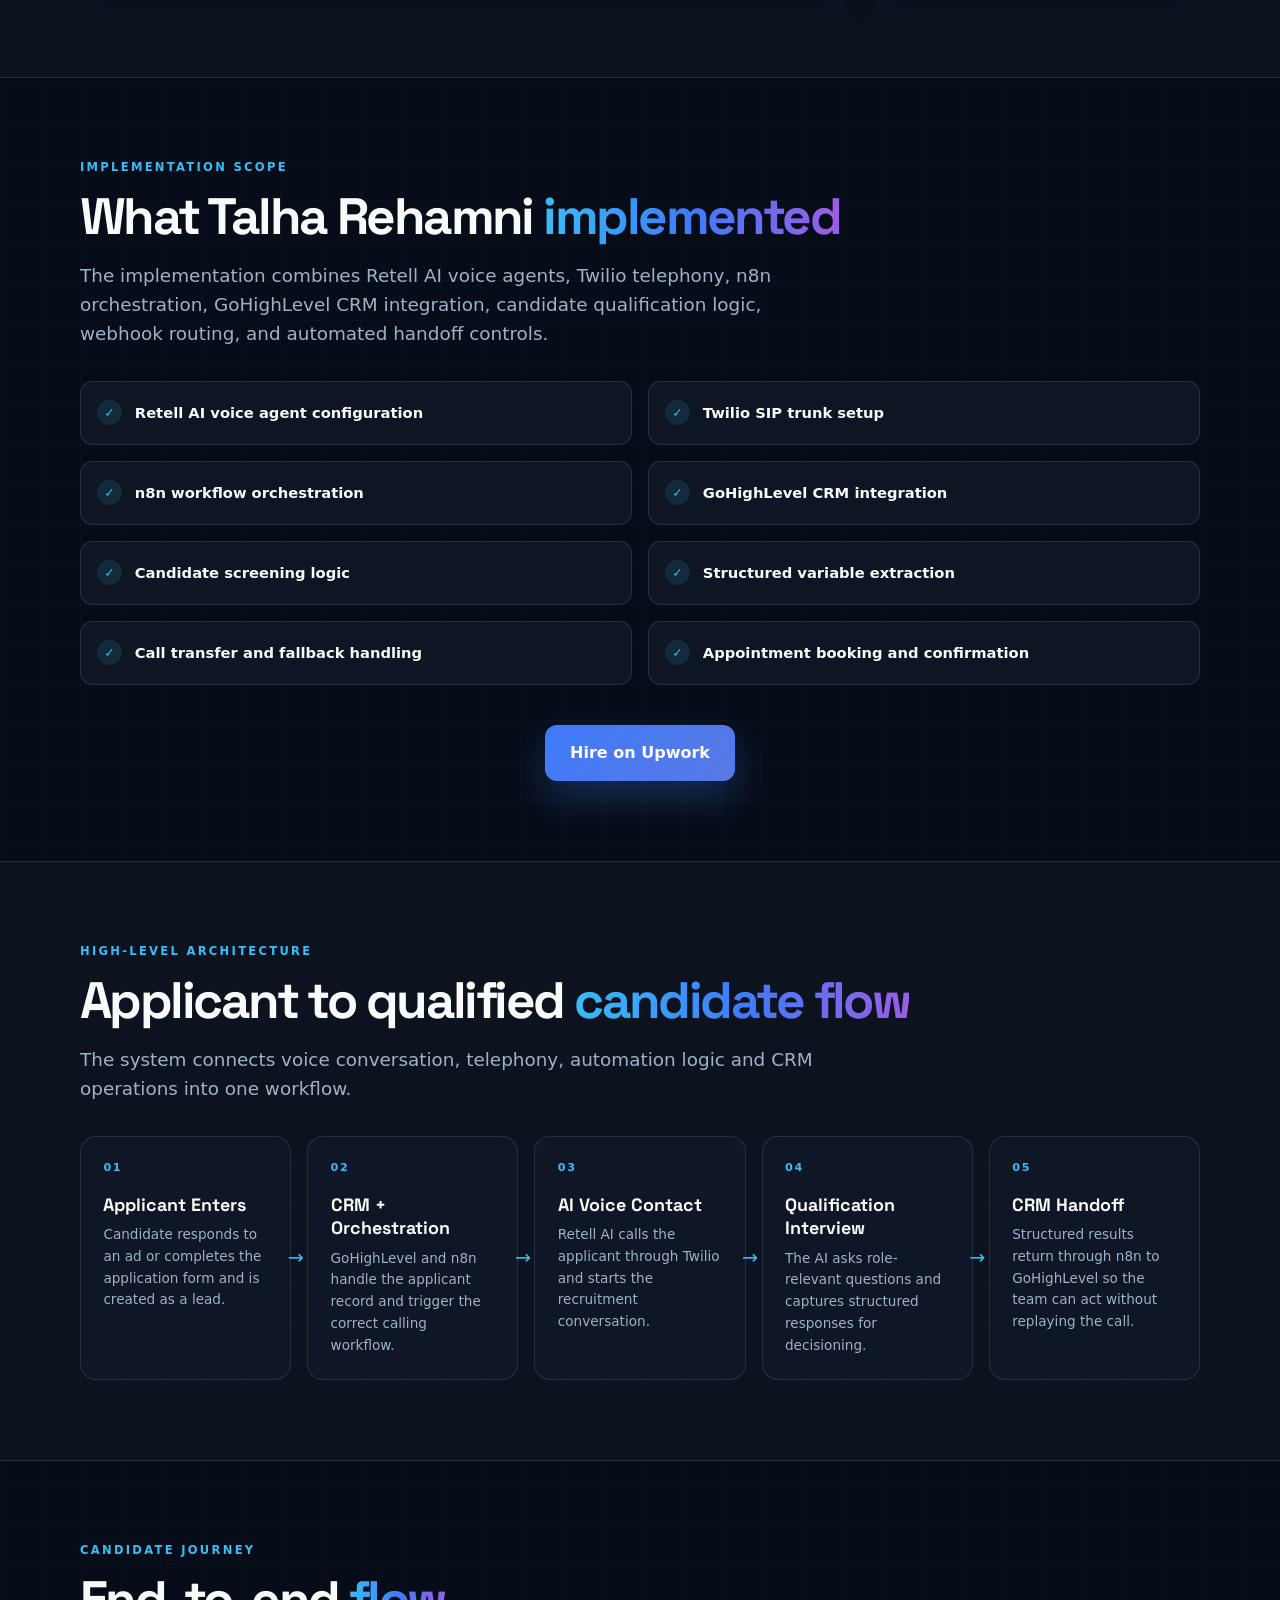
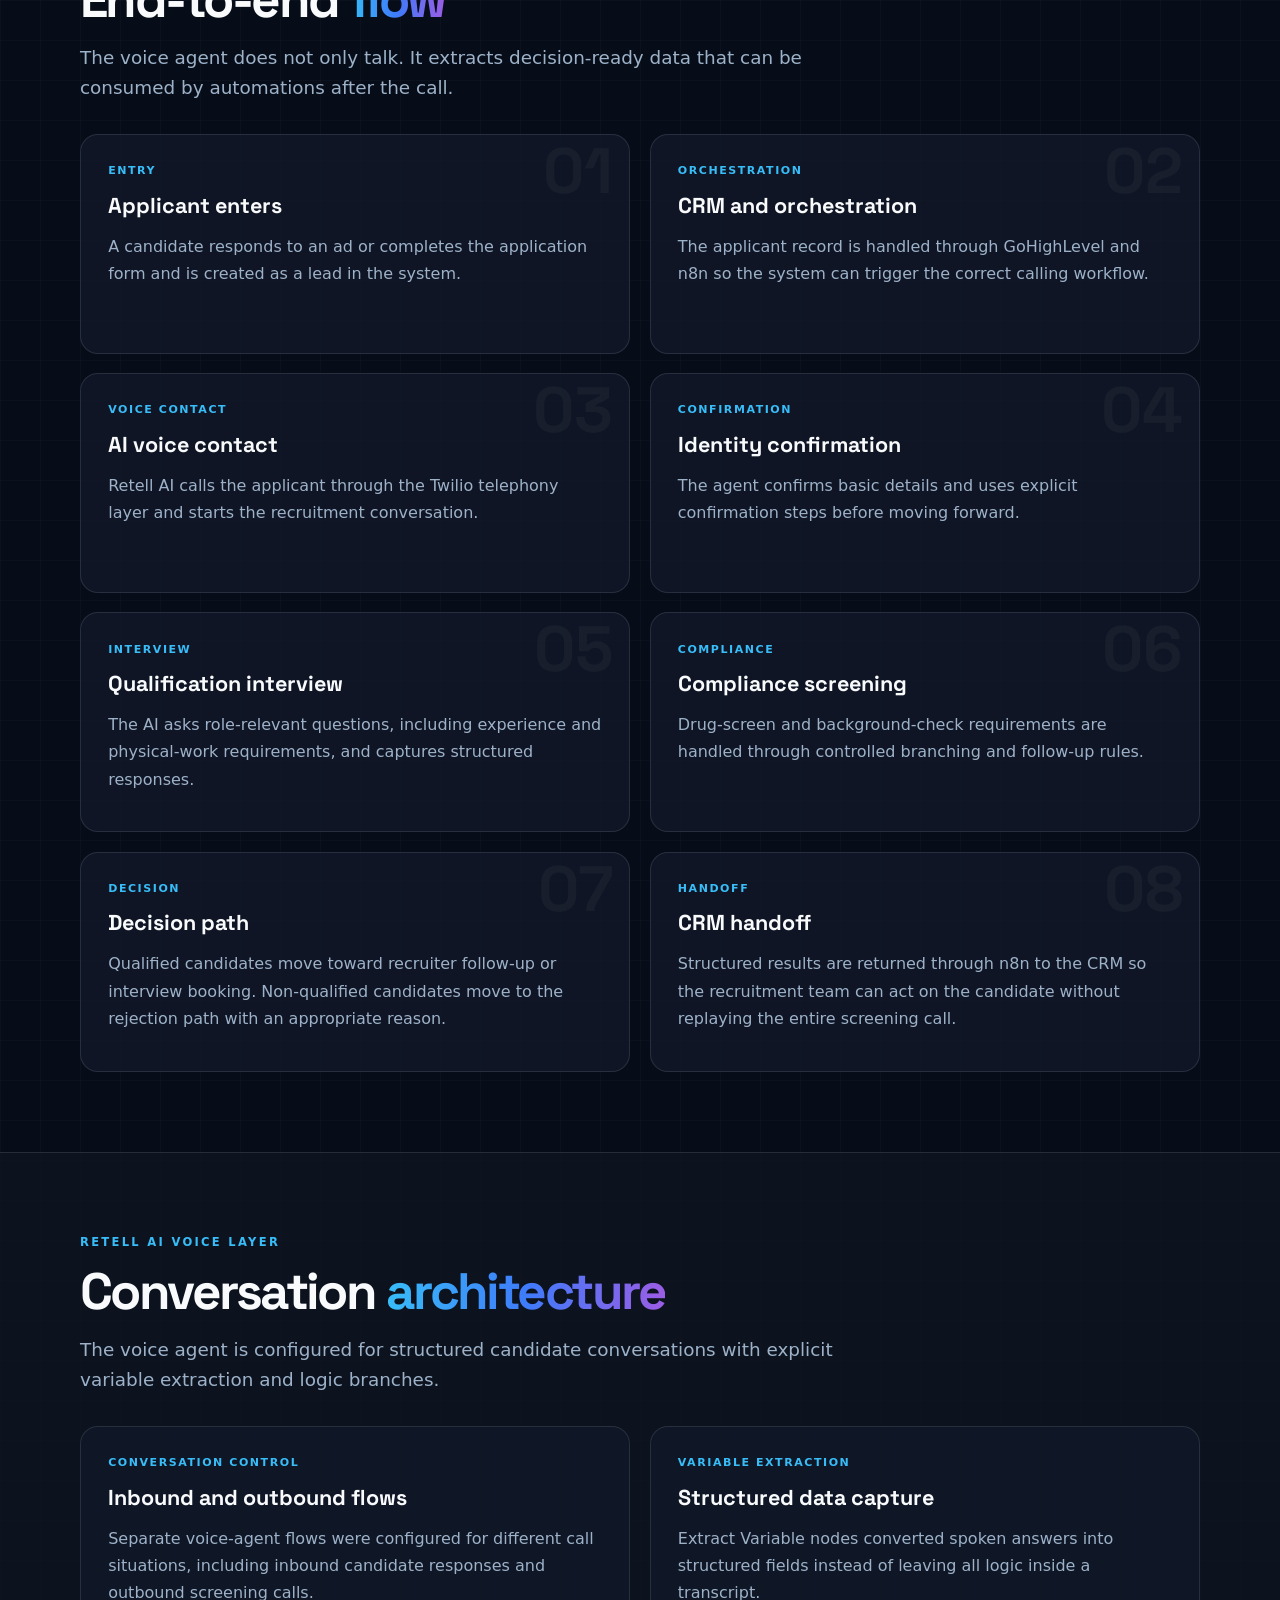
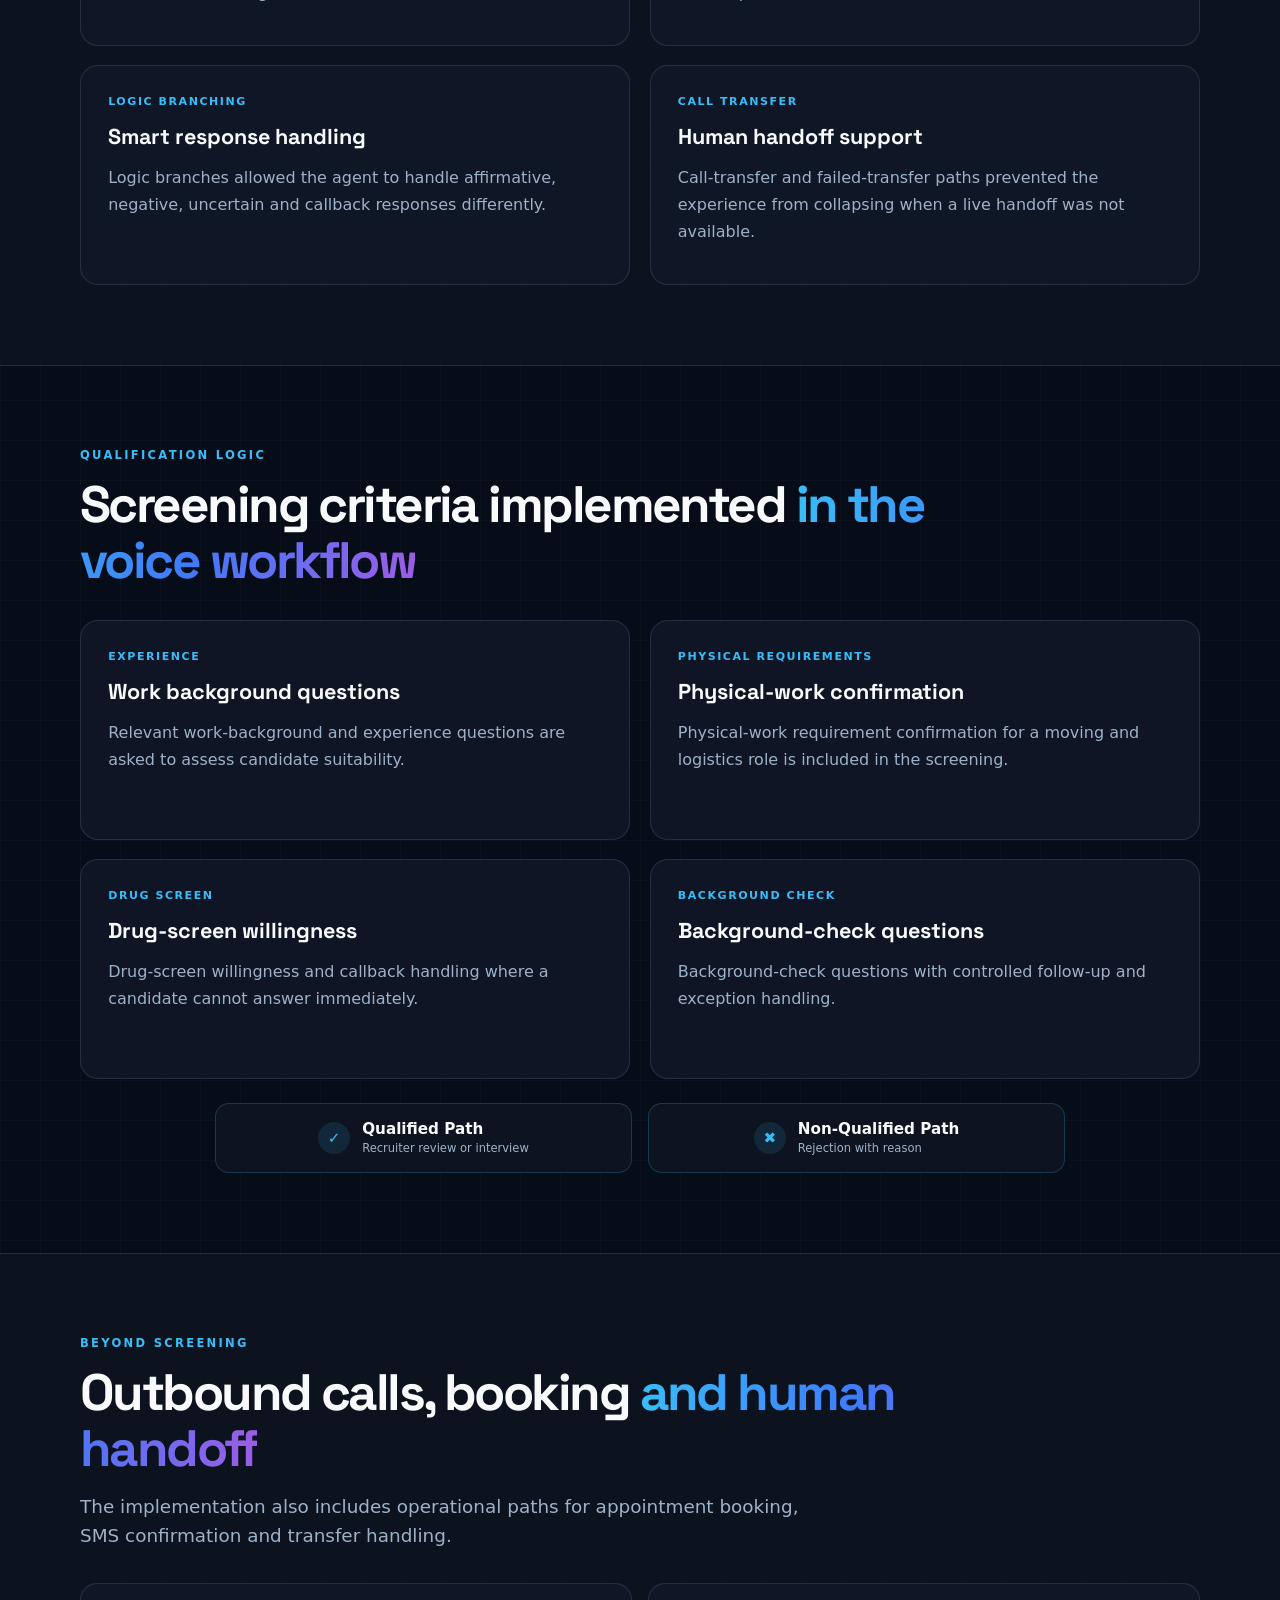
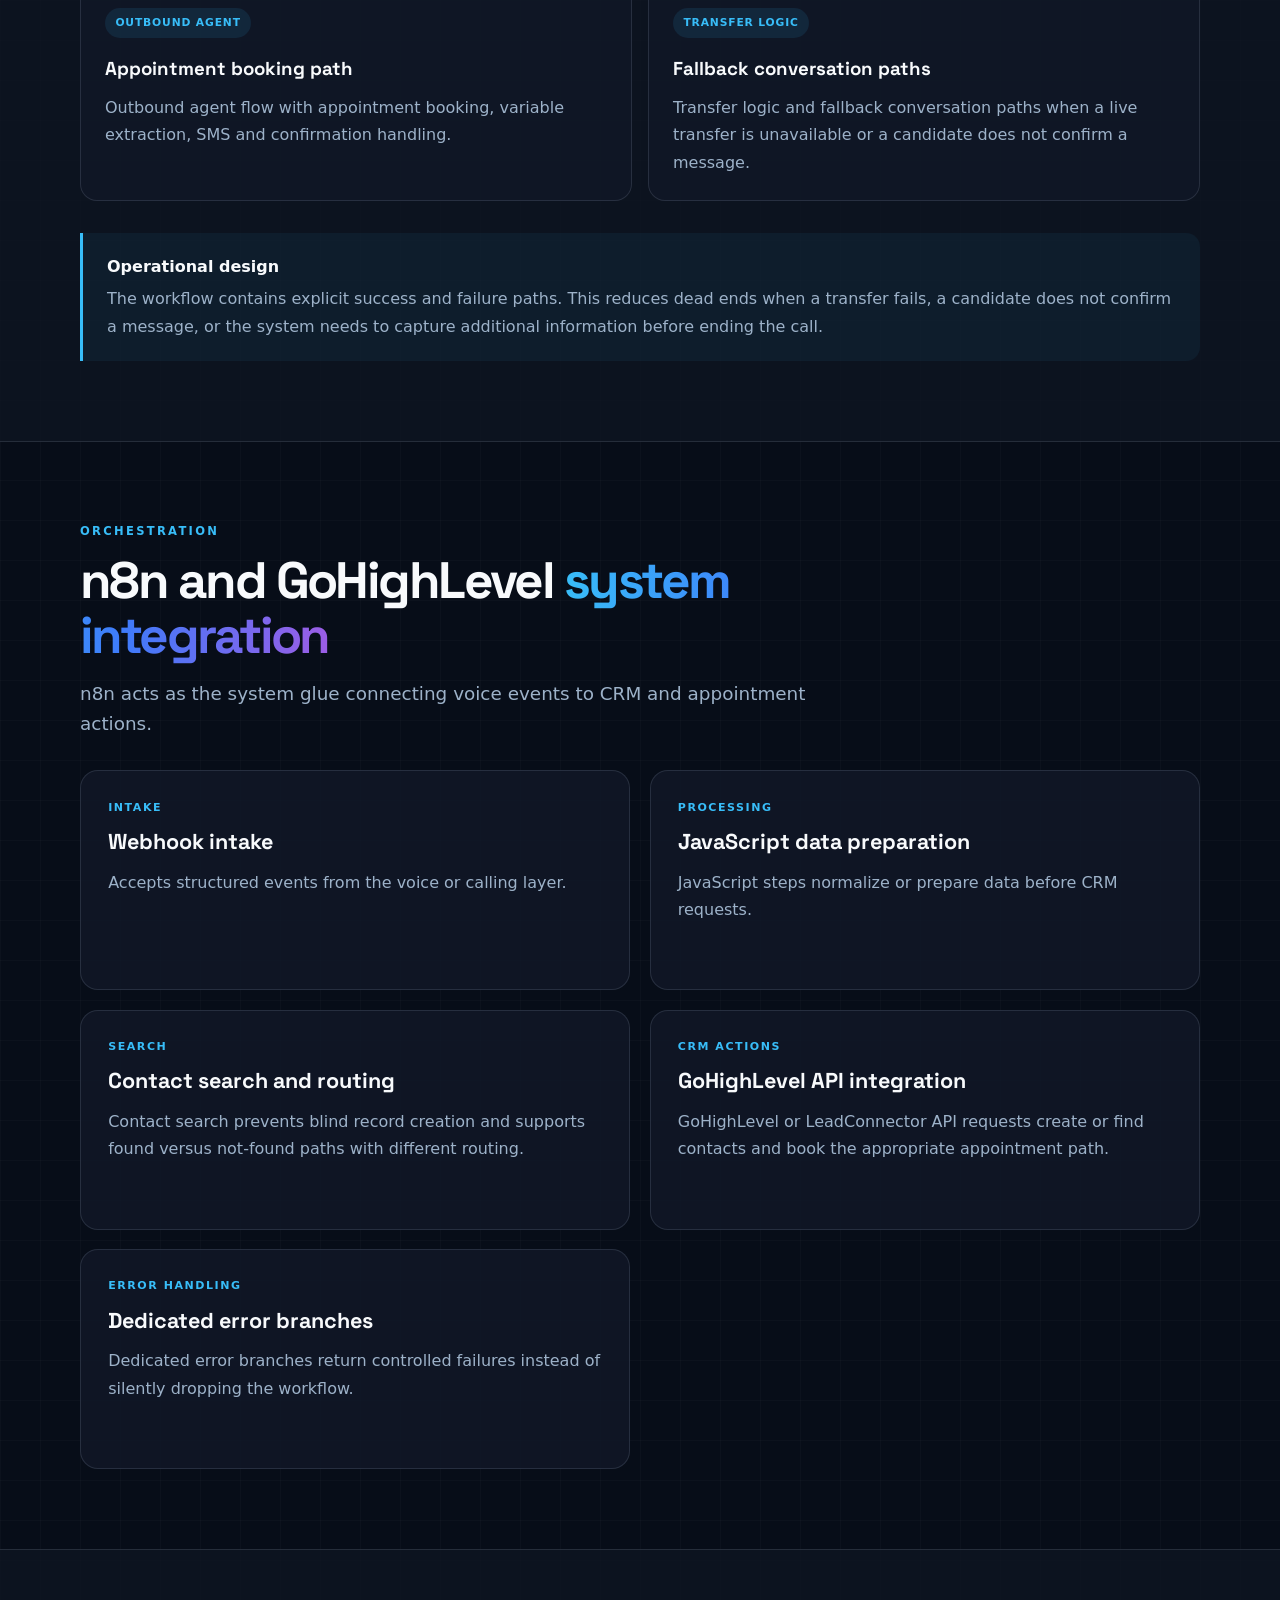
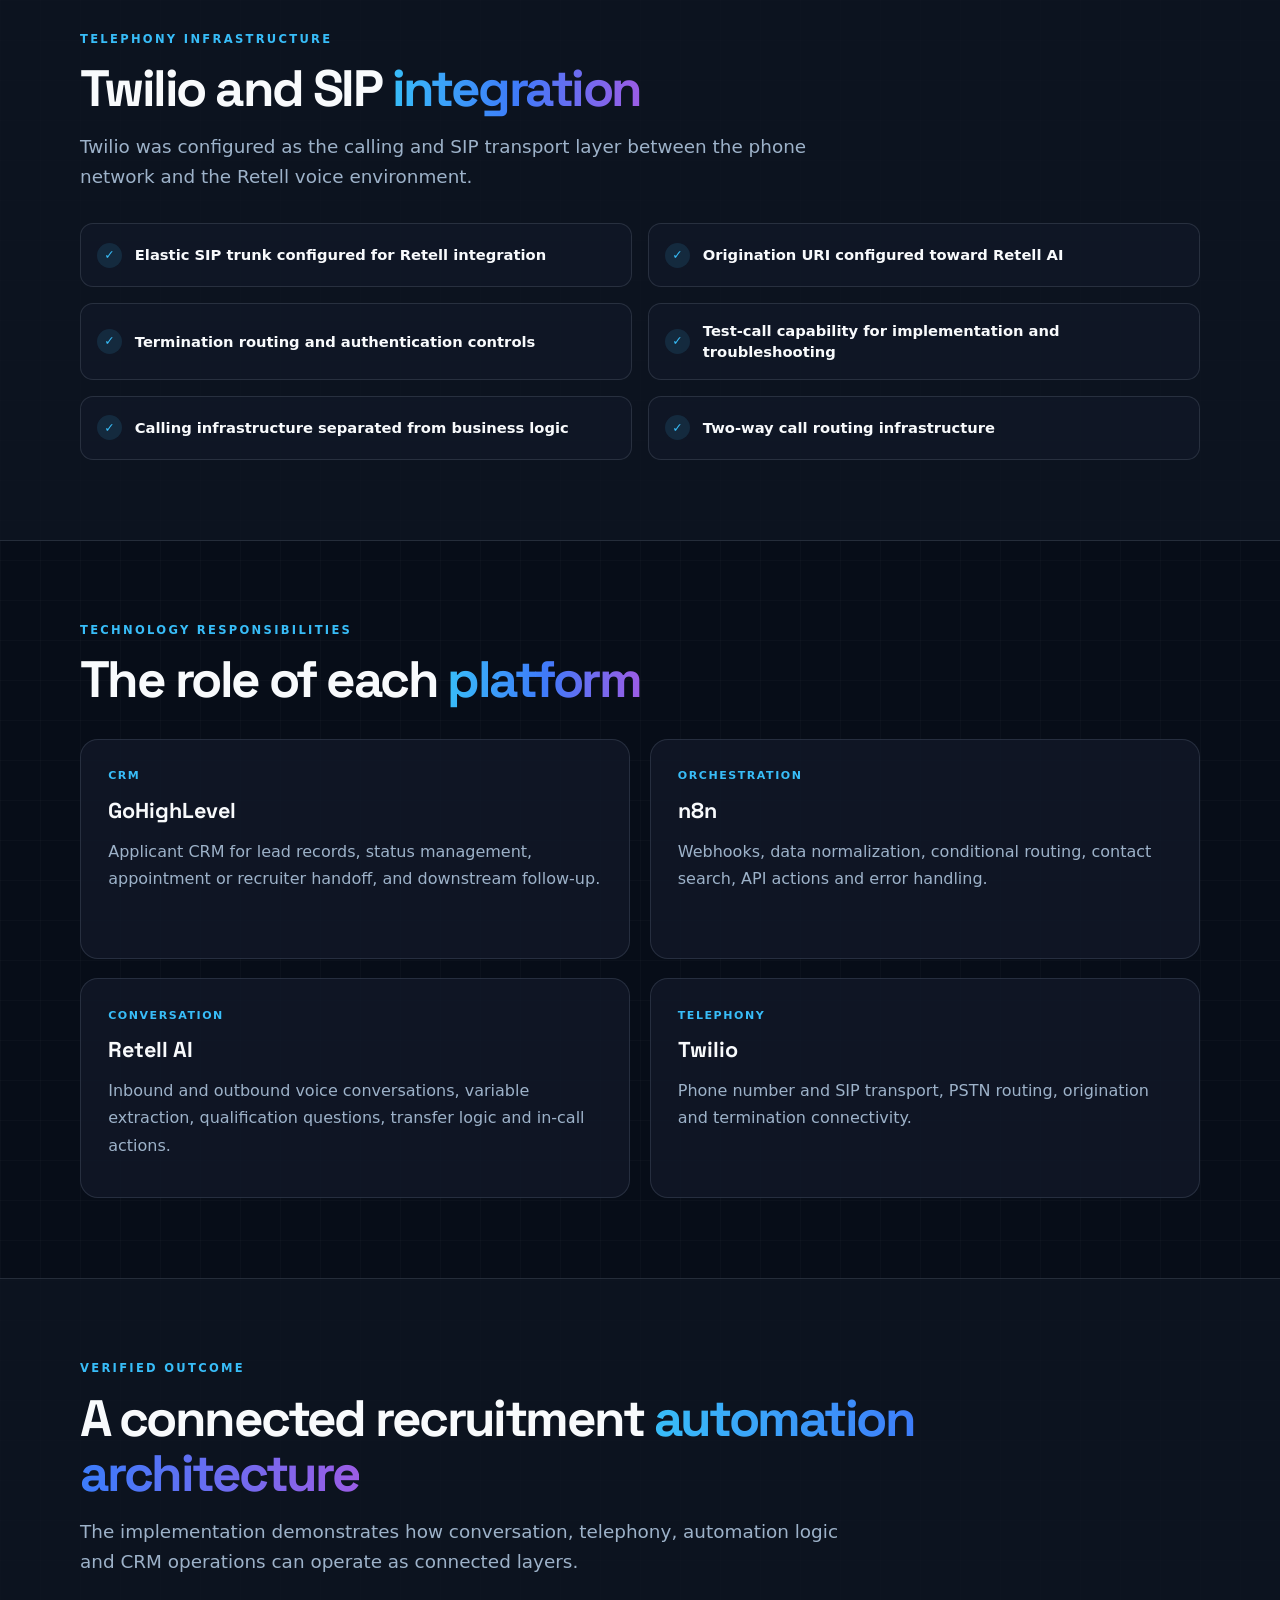
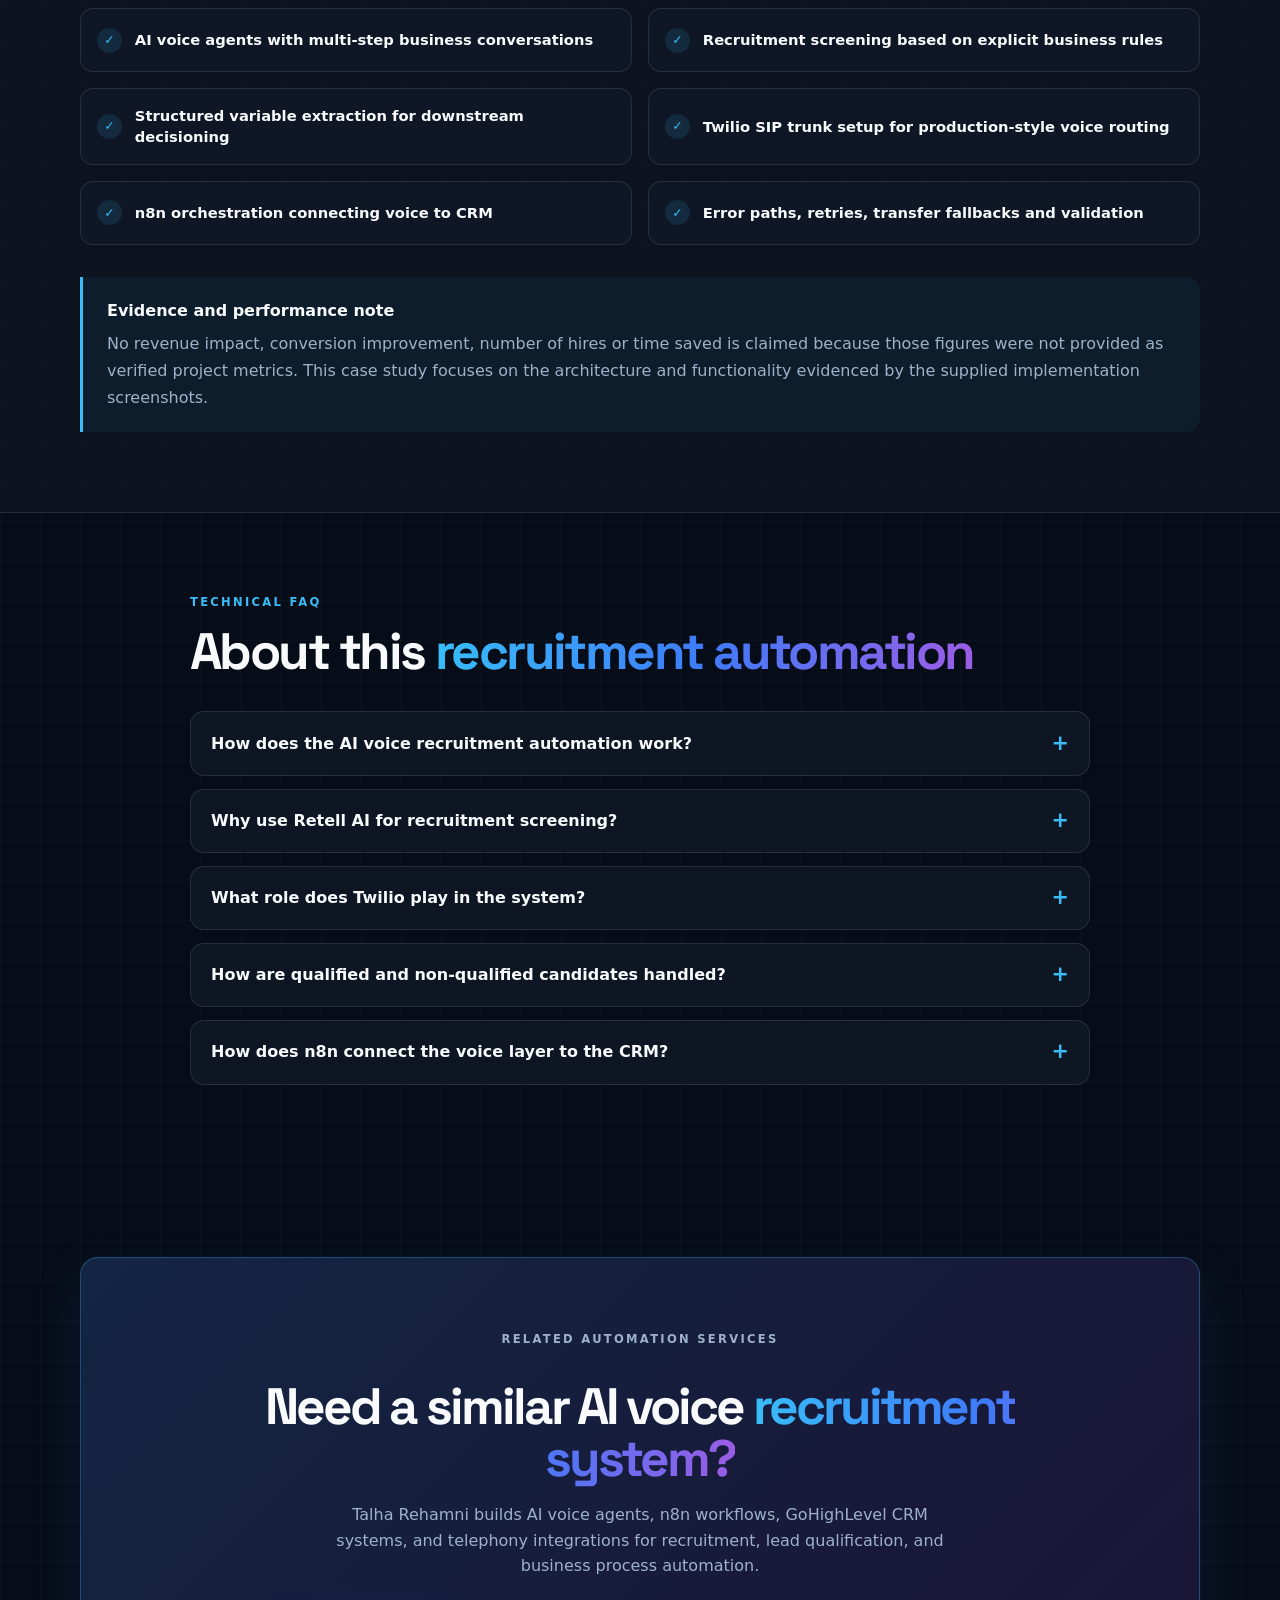
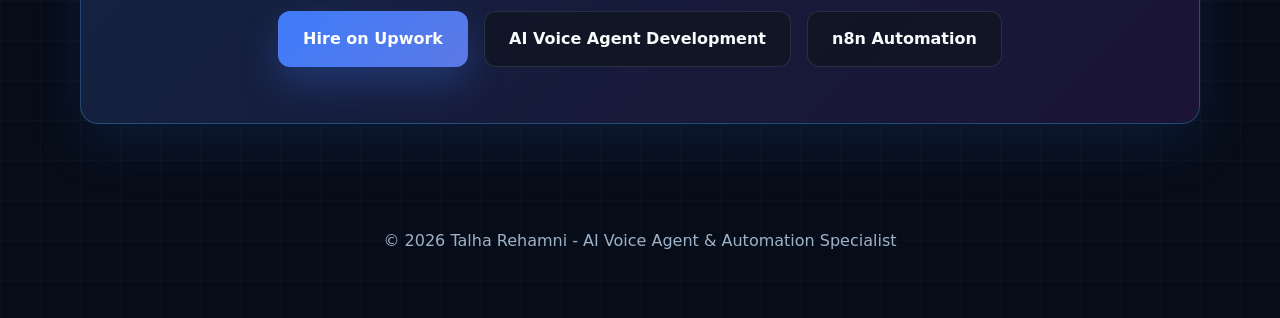
<file: case-studies/retell-ai-n8n-gohighlevel-recruitment.html>
<!DOCTYPE html>
<html lang="en">

<head>
  <meta charset="UTF-8" />
  <meta name="viewport" content="width=device-width, initial-scale=1.0" />

  <title>AI Voice Recruitment Automation | Retell AI + Twilio + n8n + GoHighLevel | Talha Rehamni</title>
  <!-- ===== FAVICON ===== -->
<link rel="icon" type="image/svg+xml" href="data:image/svg+xml,<svg xmlns='http://www.w3.org/2000/svg' viewBox='0 0 100 100'><path fill='%2338bdf8' d='M50 10L60 40L70 20L80 45L95 70L50 85L5 70L20 45L30 20L40 40L50 10Z'/></svg>" />
  <!-- ===== FAVICON END ===== -->
  <meta
    name="description"
    content="AI voice recruitment automation case study using Retell AI, Twilio, n8n, and GoHighLevel. Candidate screening, qualification, follow-up, and CRM orchestration for moving and logistics company."
  />

  <meta name="robots" content="index, follow" />
  <meta name="author" content="Talha Rehamni" />

  <meta
    property="og:title"
    content="AI Voice Recruitment Automation | Retell AI + Twilio + n8n + GoHighLevel"
  />

  <meta
    property="og:description"
    content="A multi-system recruitment automation where AI voice agents screen applicants, capture qualification data, and route results into GoHighLevel CRM."
  />

  <meta property="og:type" content="article" />

  <link rel="preconnect" href="https://fonts.googleapis.com" />
  <link rel="preconnect" href="https://fonts.gstatic.com" crossorigin />

  <link
    href="https://fonts.googleapis.com/css2?family=Space+Grotesk:wght@500;600;700&display=swap"
    rel="stylesheet"
  />

  <link rel="stylesheet" href="../style.css" />
  <link rel="stylesheet" href="case-study.css" />

  

  <script type="application/ld+json">
    {
      "@context": "https://schema.org",
      "@type": "TechArticle",
      "headline": "AI Voice Recruitment Automation | Retell AI + Twilio + n8n + GoHighLevel",
      "description": "A multi-system recruitment automation where AI voice agents screen applicants, capture qualification data, and route results into GoHighLevel CRM.",
      "author": {
        "@type": "Person",
        "name": "Talha Rehamni",
        "sameAs": "https://www.upwork.com/freelancers/~0130a036a70bd1e74e"
      },
      "about": ["Retell AI", "Twilio", "n8n", "GoHighLevel", "AI Voice", "Recruitment Automation"]
    }
  </script>

</head>


<body class="case-study-page">

  <!-- =========================================
       NAVBAR
  ========================================== -->

  <header class="site-header">

    <div class="container nav-wrap">

      <a class="brand" href="../index.html">
        Talha Rehamni
      </a>

      <nav class="main-nav" aria-label="Main navigation">

        <a href="../index.html">
          Home
        </a>

        <a href="../ai-voice-agent-developer.html">
          AI Voice
        </a>

        <a href="../n8n-automation-expert.html">
          n8n
        </a>

        <a href="../gohighlevel-automation.html">
          GoHighLevel
        </a>

        <a href="../ai-receptionist.html">
          AI Receptionist
        </a>

        <a
          href="../case-studies.html"
          class="active"
          aria-current="page"
        >
          Case Studies
        </a>

        <a href="../about.html">
          About
        </a>

      </nav>

    </div>

  </header>


  <main>


    <!-- =========================================
         BREADCRUMB
    ========================================== -->

    <div class="container">

      <nav
        class="case-breadcrumb"
        aria-label="Breadcrumb"
      >

        <a href="../index.html">
          Home
        </a>

        <span aria-hidden="true">›</span>

        <a href="../case-studies.html">
          Case Studies
        </a>

        <span aria-hidden="true">›</span>

        <span aria-current="page">
          AI Voice Recruitment Automation
        </span>

      </nav>

    </div>



    <!-- =========================================
         HERO
    ========================================== -->

    <section class="case-study-hero container">

      <p class="eyebrow">
        Automation Case Study
      </p>

      <h1>
        AI Voice Recruitment
        <span class="gradient-cyan">
          Automation
        </span>
      </h1>

      <p class="lead">
        A multi-system recruitment automation where AI voice agents
        screen applicants, capture structured qualification data,
        and route results through n8n into GoHighLevel CRM.
      </p>


      <div
        class="case-tech-row"
        aria-label="Technologies used"
      >
        <span>Retell AI</span>
        <span>Twilio</span>
        <span>n8n</span>
        <span>GoHighLevel</span>
        <span>AI Voice</span>
        <span>Webhooks</span>
        <span>SIP Trunking</span>
      </div>


      <p class="case-confidential">
        Moving and Logistics Company · Client identifiers removed
      </p>

    </section>



    <!-- =========================================
         AT A GLANCE
    ========================================== -->

    <section class="section container case-glance-section">

      <div class="section-head">

        <p class="eyebrow">
          Case Study At A Glance
        </p>

        <h2>
          System
          <span>overview</span>
        </h2>

      </div>


      <dl class="case-glance-grid">

        <div class="case-glance-card">

          <dt>
            Use Case
          </dt>

          <dd>
            Recruitment Candidate Screening
          </dd>

        </div>


        <div class="case-glance-card">

          <dt>
            Voice Layer
          </dt>

          <dd>
            Retell AI
          </dd>

        </div>


        <div class="case-glance-card">

          <dt>
            Telephony
          </dt>

          <dd>
            Twilio (SIP Trunking)
          </dd>

        </div>


        <div class="case-glance-card">

          <dt>
            Orchestration
          </dt>

          <dd>
            n8n + Webhooks
          </dd>

        </div>


        <div class="case-glance-card">

          <dt>
            CRM Layer
          </dt>

          <dd>
            GoHighLevel
          </dd>

        </div>


        <div class="case-glance-card">

          <dt>
            Verified Evidence
          </dt>

          <dd>
            Live Workflow Activity
          </dd>

        </div>

      </dl>

    </section>



    <!-- =========================================
         BUSINESS OBJECTIVE
    ========================================== -->

    <section class="section section-alt">

      <div class="container">

        <div class="case-overview-grid">


          <article class="case-panel">

            <p class="case-label">
              Business Objective
            </p>

            <h2>
              Automate the first round of
              <span class="gradient-blue">
                recruitment screening
              </span>
            </h2>

            <p>
              The recruitment team generated applicants through
              advertising and forms. Each applicant needed to be
              contacted, screened, qualified against operational
              requirements, and moved into the correct hiring path.
            </p>

            <p>
              Doing this manually created repetitive calling work
              and made screening consistency dependent on recruiter
              availability. The automation was designed to perform
              the first qualification conversation automatically
              and pass structured outcomes into the hiring workflow.
            </p>

          </article>



          <aside class="case-highlight-card">

            <p class="case-label">
              Core Outcome
            </p>

            <h3>
              AI voice screening with structured CRM handoff
            </h3>

            <p>
              Candidates are contacted by voice, asked qualification
              questions, evaluated against hiring conditions, and
              routed into the correct next step with structured data
              available to the recruitment team.
            </p>

          </aside>


        </div>

      </div>

    </section>



    <!-- =========================================
         TALHA / ENTITY CLARITY + CTA
    ========================================== -->

    <section class="section container">

      <div class="section-head">

        <p class="eyebrow">
          Implementation Scope
        </p>

        <h2>
          What Talha Rehamni
          <span>implemented</span>
        </h2>

        <p class="lead">
          The implementation combines Retell AI voice agents,
          Twilio telephony, n8n orchestration, GoHighLevel CRM
          integration, candidate qualification logic, webhook
          routing, and automated handoff controls.
        </p>

      </div>


      <div class="case-capability-grid">

        <div class="case-capability">
          <span>✓</span>
          Retell AI voice agent configuration
        </div>

        <div class="case-capability">
          <span>✓</span>
          Twilio SIP trunk setup
        </div>

        <div class="case-capability">
          <span>✓</span>
          n8n workflow orchestration
        </div>

        <div class="case-capability">
          <span>✓</span>
          GoHighLevel CRM integration
        </div>

        <div class="case-capability">
          <span>✓</span>
          Candidate screening logic
        </div>

        <div class="case-capability">
          <span>✓</span>
          Structured variable extraction
        </div>

        <div class="case-capability">
          <span>✓</span>
          Call transfer and fallback handling
        </div>

        <div class="case-capability">
          <span>✓</span>
          Appointment booking and confirmation
        </div>

      </div>


      <!-- CTA BUTTON -->
      <div class="impl-cta">

        <a
          class="btn btn-primary"
          href="https://www.upwork.com/freelancers/~0130a036a70bd1e74e"
          target="_blank"
          rel="noopener noreferrer"
        >
          Hire on Upwork
        </a>

      </div>

    </section>



    <!-- =========================================
         HIGH LEVEL ARCHITECTURE
    ========================================== -->

    <section class="section section-alt">

      <div class="container">

        <div class="section-head">

          <p class="eyebrow">
            High-Level Architecture
          </p>

          <h2>
            Applicant to qualified
            <span>candidate flow</span>
          </h2>

          <p class="lead">
            The system connects voice conversation, telephony,
            automation logic and CRM operations into one workflow.
          </p>

        </div>


        <ol
          class="case-flow"
          aria-label="High-level system architecture"
        >


          <li class="case-flow-node">

            <span class="case-flow-number">
              01
            </span>

            <h3>
              Applicant Enters
            </h3>

            <p>
              Candidate responds to an ad or completes the
              application form and is created as a lead.
            </p>

          </li>


          <li class="case-flow-node">

            <span class="case-flow-number">
              02
            </span>

            <h3>
              CRM + Orchestration
            </h3>

            <p>
              GoHighLevel and n8n handle the applicant record
              and trigger the correct calling workflow.
            </p>

          </li>


          <li class="case-flow-node">

            <span class="case-flow-number">
              03
            </span>

            <h3>
              AI Voice Contact
            </h3>

            <p>
              Retell AI calls the applicant through Twilio
              and starts the recruitment conversation.
            </p>

          </li>


          <li class="case-flow-node">

            <span class="case-flow-number">
              04
            </span>

            <h3>
              Qualification Interview
            </h3>

            <p>
              The AI asks role-relevant questions and captures
              structured responses for decisioning.
            </p>

          </li>


          <li class="case-flow-node">

            <span class="case-flow-number">
              05
            </span>

            <h3>
              CRM Handoff
            </h3>

            <p>
              Structured results return through n8n to GoHighLevel
              so the team can act without replaying the call.
            </p>

          </li>


        </ol>

      </div>

    </section>



    <!-- =========================================
         CANDIDATE JOURNEY
    ========================================== -->

    <section class="section container">

      <div class="section-head">

        <p class="eyebrow">
          Candidate Journey
        </p>

        <h2>
          End-to-end
          <span>flow</span>
        </h2>

        <p class="lead">
          The voice agent does not only talk. It extracts
          decision-ready data that can be consumed by automations
          after the call.
        </p>

      </div>


      <div class="case-process-grid">


        <article class="case-process-card">

          <span class="case-process-no">
            01
          </span>

          <p class="case-label">
            Entry
          </p>

          <h3>
            Applicant enters
          </h3>

          <p>
            A candidate responds to an ad or completes the
            application form and is created as a lead in the system.
          </p>

        </article>


        <article class="case-process-card">

          <span class="case-process-no">
            02
          </span>

          <p class="case-label">
            Orchestration
          </p>

          <h3>
            CRM and orchestration
          </h3>

          <p>
            The applicant record is handled through GoHighLevel
            and n8n so the system can trigger the correct
            calling workflow.
          </p>

        </article>


        <article class="case-process-card">

          <span class="case-process-no">
            03
          </span>

          <p class="case-label">
            Voice Contact
          </p>

          <h3>
            AI voice contact
          </h3>

          <p>
            Retell AI calls the applicant through the Twilio
            telephony layer and starts the recruitment conversation.
          </p>

        </article>


        <article class="case-process-card">

          <span class="case-process-no">
            04
          </span>

          <p class="case-label">
            Confirmation
          </p>

          <h3>
            Identity confirmation
          </h3>

          <p>
            The agent confirms basic details and uses explicit
            confirmation steps before moving forward.
          </p>

        </article>


        <article class="case-process-card">

          <span class="case-process-no">
            05
          </span>

          <p class="case-label">
            Interview
          </p>

          <h3>
            Qualification interview
          </h3>

          <p>
            The AI asks role-relevant questions, including
            experience and physical-work requirements, and captures
            structured responses.
          </p>

        </article>


        <article class="case-process-card">

          <span class="case-process-no">
            06
          </span>

          <p class="case-label">
            Compliance
          </p>

          <h3>
            Compliance screening
          </h3>

          <p>
            Drug-screen and background-check requirements are
            handled through controlled branching and follow-up rules.
          </p>

        </article>


        <article class="case-process-card">

          <span class="case-process-no">
            07
          </span>

          <p class="case-label">
            Decision
          </p>

          <h3>
            Decision path
          </h3>

          <p>
            Qualified candidates move toward recruiter follow-up
            or interview booking. Non-qualified candidates move
            to the rejection path with an appropriate reason.
          </p>

        </article>


        <article class="case-process-card">

          <span class="case-process-no">
            08
          </span>

          <p class="case-label">
            Handoff
          </p>

          <h3>
            CRM handoff
          </h3>

          <p>
            Structured results are returned through n8n to the
            CRM so the recruitment team can act on the candidate
            without replaying the entire screening call.
          </p>

        </article>


      </div>

    </section>



    <!-- =========================================
         RETELL AI VOICE LAYER
    ========================================== -->

    <section class="section section-alt">

      <div class="container">

        <div class="section-head">

          <p class="eyebrow">
            Retell AI Voice Layer
          </p>

          <h2>
            Conversation
            <span>architecture</span>
          </h2>

          <p class="lead">
            The voice agent is configured for structured candidate
            conversations with explicit variable extraction and
            logic branches.
          </p>

        </div>


        <div class="case-process-grid">


          <article class="case-process-card">

            <p class="case-label">
              Conversation Control
            </p>

            <h3>
              Inbound and outbound flows
            </h3>

            <p>
              Separate voice-agent flows were configured for
              different call situations, including inbound
              candidate responses and outbound screening calls.
            </p>

          </article>


          <article class="case-process-card">

            <p class="case-label">
              Variable Extraction
            </p>

            <h3>
              Structured data capture
            </h3>

            <p>
              Extract Variable nodes converted spoken answers
              into structured fields instead of leaving all
              logic inside a transcript.
            </p>

          </article>


          <article class="case-process-card">

            <p class="case-label">
              Logic Branching
            </p>

            <h3>
              Smart response handling
            </h3>

            <p>
              Logic branches allowed the agent to handle
              affirmative, negative, uncertain and callback
              responses differently.
            </p>

          </article>


          <article class="case-process-card">

            <p class="case-label">
              Call Transfer
            </p>

            <h3>
              Human handoff support
            </h3>

            <p>
              Call-transfer and failed-transfer paths prevented
              the experience from collapsing when a live handoff
              was not available.
            </p>

          </article>


        </div>

      </div>

    </section>



    <!-- =========================================
         QUALIFICATION LOGIC + DECISION CARDS
    ========================================== -->

    <section class="section container">

      <div class="section-head">

        <p class="eyebrow">
          Qualification Logic
        </p>

        <h2>
          Screening criteria implemented
          <span>in the voice workflow</span>
        </h2>

      </div>


      <div class="case-process-grid">


        <article class="case-process-card">

          <p class="case-label">
            Experience
          </p>

          <h3>
            Work background questions
          </h3>

          <p>
            Relevant work-background and experience questions
            are asked to assess candidate suitability.
          </p>

        </article>


        <article class="case-process-card">

          <p class="case-label">
            Physical Requirements
          </p>

          <h3>
            Physical-work confirmation
          </h3>

          <p>
            Physical-work requirement confirmation for a moving
            and logistics role is included in the screening.
          </p>

        </article>


        <article class="case-process-card">

          <p class="case-label">
            Drug Screen
          </p>

          <h3>
            Drug-screen willingness
          </h3>

          <p>
            Drug-screen willingness and callback handling where
            a candidate cannot answer immediately.
          </p>

        </article>


        <article class="case-process-card">

          <p class="case-label">
            Background Check
          </p>

          <h3>
            Background-check questions
          </h3>

          <p>
            Background-check questions with controlled follow-up
            and exception handling.
          </p>

        </article>


      </div>


      <!-- DECISION CARDS - FIXED -->
      <div class="case-decision-grid">

        <div class="case-decision-card">
          <span class="decision-icon">✓</span>
          <div class="decision-text">
            <strong>Qualified Path</strong>
            <span class="decision-sub">Recruiter review or interview</span>
          </div>
        </div>

        <div class="case-decision-card">
          <span class="decision-icon">✖</span>
          <div class="decision-text">
            <strong>Non-Qualified Path</strong>
            <span class="decision-sub">Rejection with reason</span>
          </div>
        </div>

      </div>

    </section>



    <!-- =========================================
         OUTBOUND + BOOKING
    ========================================== -->

    <section class="section section-alt">

      <div class="container">

        <div class="section-head">

          <p class="eyebrow">
            Beyond Screening
          </p>

          <h2>
            Outbound calls, booking
            <span>and human handoff</span>
          </h2>

          <p class="lead">
            The implementation also includes operational paths for
            appointment booking, SMS confirmation and transfer handling.
          </p>

        </div>


        <div class="case-proof-grid">


          <article class="case-proof-card">

            <span class="case-proof-tag">
              Outbound Agent
            </span>

            <h3>
              Appointment booking path
            </h3>

            <p>
              Outbound agent flow with appointment booking,
              variable extraction, SMS and confirmation handling.
            </p>

          </article>


          <article class="case-proof-card">

            <span class="case-proof-tag">
              Transfer Logic
            </span>

            <h3>
              Fallback conversation paths
            </h3>

            <p>
              Transfer logic and fallback conversation paths when
              a live transfer is unavailable or a candidate does
              not confirm a message.
            </p>

          </article>


        </div>


        <div class="case-evidence-note">

          <strong>
            Operational design
          </strong>

          <p>
            The workflow contains explicit success and failure paths.
            This reduces dead ends when a transfer fails, a candidate
            does not confirm a message, or the system needs to
            capture additional information before ending the call.
          </p>

        </div>

      </div>

    </section>



    <!-- =========================================
         N8N + GOHIGHLEVEL ORCHESTRATION
    ========================================== -->

    <section class="section container">

      <div class="section-head">

        <p class="eyebrow">
          Orchestration
        </p>

        <h2>
          n8n and GoHighLevel
          <span>system integration</span>
        </h2>

        <p class="lead">
          n8n acts as the system glue connecting voice events
          to CRM and appointment actions.
        </p>

      </div>


      <div class="case-process-grid">


        <article class="case-process-card">

          <p class="case-label">
            Intake
          </p>

          <h3>
            Webhook intake
          </h3>

          <p>
            Accepts structured events from the voice or calling layer.
          </p>

        </article>


        <article class="case-process-card">

          <p class="case-label">
            Processing
          </p>

          <h3>
            JavaScript data preparation
          </h3>

          <p>
            JavaScript steps normalize or prepare data before
            CRM requests.
          </p>

        </article>


        <article class="case-process-card">

          <p class="case-label">
            Search
          </p>

          <h3>
            Contact search and routing
          </h3>

          <p>
            Contact search prevents blind record creation and
            supports found versus not-found paths with different
            routing.
          </p>

        </article>


        <article class="case-process-card">

          <p class="case-label">
            CRM Actions
          </p>

          <h3>
            GoHighLevel API integration
          </h3>

          <p>
            GoHighLevel or LeadConnector API requests create
            or find contacts and book the appropriate appointment path.
          </p>

        </article>


        <article class="case-process-card">

          <p class="case-label">
            Error Handling
          </p>

          <h3>
            Dedicated error branches
          </h3>

          <p>
            Dedicated error branches return controlled failures
            instead of silently dropping the workflow.
          </p>

        </article>


      </div>

    </section>



    <!-- =========================================
         TWILIO TELEPHONY
    ========================================== -->

    <section class="section section-alt">

      <div class="container">

        <div class="section-head">

          <p class="eyebrow">
            Telephony Infrastructure
          </p>

          <h2>
            Twilio and SIP
            <span>integration</span>
          </h2>

          <p class="lead">
            Twilio was configured as the calling and SIP transport
            layer between the phone network and the Retell voice
            environment.
          </p>

        </div>


        <div class="case-capability-grid">

          <div class="case-capability">
            <span>✓</span>
            Elastic SIP trunk configured for Retell integration
          </div>

          <div class="case-capability">
            <span>✓</span>
            Origination URI configured toward Retell AI
          </div>

          <div class="case-capability">
            <span>✓</span>
            Termination routing and authentication controls
          </div>

          <div class="case-capability">
            <span>✓</span>
            Test-call capability for implementation and troubleshooting
          </div>

          <div class="case-capability">
            <span>✓</span>
            Calling infrastructure separated from business logic
          </div>

          <div class="case-capability">
            <span>✓</span>
            Two-way call routing infrastructure
          </div>

        </div>

      </div>

    </section>



    <!-- =========================================
         TECHNOLOGY RESPONSIBILITIES
    ========================================== -->

    <section class="section container">

      <div class="section-head">

        <p class="eyebrow">
          Technology Responsibilities
        </p>

        <h2>
          The role of each
          <span>platform</span>
        </h2>

      </div>


      <div class="case-process-grid">


        <article class="case-process-card">

          <p class="case-label">
            CRM
          </p>

          <h3>
            GoHighLevel
          </h3>

          <p>
            Applicant CRM for lead records, status management,
            appointment or recruiter handoff, and downstream
            follow-up.
          </p>

        </article>


        <article class="case-process-card">

          <p class="case-label">
            Orchestration
          </p>

          <h3>
            n8n
          </h3>

          <p>
            Webhooks, data normalization, conditional routing,
            contact search, API actions and error handling.
          </p>

        </article>


        <article class="case-process-card">

          <p class="case-label">
            Conversation
          </p>

          <h3>
            Retell AI
          </h3>

          <p>
            Inbound and outbound voice conversations, variable
            extraction, qualification questions, transfer logic
            and in-call actions.
          </p>

        </article>


        <article class="case-process-card">

          <p class="case-label">
            Telephony
          </p>

          <h3>
            Twilio
          </h3>

          <p>
            Phone number and SIP transport, PSTN routing,
            origination and termination connectivity.
          </p>

        </article>


      </div>

    </section>



    <!-- =========================================
         VERIFIED OUTCOME
    ========================================== -->

    <section class="section section-alt">

      <div class="container">

        <div class="section-head">

          <p class="eyebrow">
            Verified Outcome
          </p>

          <h2>
            A connected recruitment
            <span>automation architecture</span>
          </h2>

          <p class="lead">
            The implementation demonstrates how conversation,
            telephony, automation logic and CRM operations can
            operate as connected layers.
          </p>

        </div>


        <div class="case-capability-grid">

          <div class="case-capability">
            <span>✓</span>
            AI voice agents with multi-step business conversations
          </div>

          <div class="case-capability">
            <span>✓</span>
            Recruitment screening based on explicit business rules
          </div>

          <div class="case-capability">
            <span>✓</span>
            Structured variable extraction for downstream decisioning
          </div>

          <div class="case-capability">
            <span>✓</span>
            Twilio SIP trunk setup for production-style voice routing
          </div>

          <div class="case-capability">
            <span>✓</span>
            n8n orchestration connecting voice to CRM
          </div>

          <div class="case-capability">
            <span>✓</span>
            Error paths, retries, transfer fallbacks and validation
          </div>

        </div>


        <div class="case-evidence-note">

          <strong>
            Evidence and performance note
          </strong>

          <p>
            No revenue impact, conversion improvement, number of
            hires or time saved is claimed because those figures
            were not provided as verified project metrics. This
            case study focuses on the architecture and functionality
            evidenced by the supplied implementation screenshots.
          </p>

        </div>

      </div>

    </section>



    <!-- =========================================
         RELEVANT FAQ
    ========================================== -->

    <section class="section container">

      <div class="case-faq">

        <div class="section-head">

          <p class="eyebrow">
            Technical FAQ
          </p>

          <h2>
            About this
            <span>recruitment automation</span>
          </h2>

        </div>


        <details>

          <summary>
            How does the AI voice recruitment automation work?
          </summary>

          <p>
            Applicants are contacted by a Retell AI voice agent
            through Twilio telephony. The agent asks qualification
            questions, captures structured responses, and routes
            the results through n8n into GoHighLevel CRM for
            recruiter follow-up or rejection handling.
          </p>

        </details>


        <details>

          <summary>
            Why use Retell AI for recruitment screening?
          </summary>

          <p>
            Retell AI provides structured variable extraction,
            conversation logic branches, call transfer support,
            and in-call SMS capabilities. This allows the voice
            agent to conduct controlled, multi-step business
            conversations and produce decision-ready data.
          </p>

        </details>


        <details>

          <summary>
            What role does Twilio play in the system?
          </summary>

          <p>
            Twilio provides the telephony infrastructure with
            Elastic SIP trunking. It handles origination and
            termination routing between the phone network and
            the Retell AI voice environment.
          </p>

        </details>


        <details>

          <summary>
            How are qualified and non-qualified candidates handled?
          </summary>

          <p>
            Candidates who satisfy required screening conditions
            are moved into the next recruitment step (recruiter
            review, interview scheduling). Candidates who fail a
            required condition are routed to a non-qualified
            status with the relevant outcome or reason.
          </p>

        </details>


        <details>

          <summary>
            How does n8n connect the voice layer to the CRM?
          </summary>

          <p>
            n8n accepts webhook events from the voice layer,
            processes data with JavaScript steps, searches for
            existing contacts, and makes GoHighLevel API calls
            to create or update applicant records and book
            appointments. Explicit error branches prevent
            silent failures.
          </p>

        </details>


      </div>

    </section>



    <!-- =========================================
         RELATED SERVICES + CTA
    ========================================== -->

    <section class="section container">

      <div class="cta-box case-study-cta">

        <p class="eyebrow">
          Related Automation Services
        </p>

        <h2>
          Need a similar AI voice
          <span>recruitment system?</span>
        </h2>

        <p>
          Talha Rehamni builds AI voice agents, n8n workflows,
          GoHighLevel CRM systems, and telephony integrations
          for recruitment, lead qualification, and business
          process automation.
        </p>


        <div class="hero-actions case-cta-actions">

          <a
            class="btn btn-primary"
            href="https://www.upwork.com/freelancers/~0130a036a70bd1e74e"
            target="_blank"
            rel="noopener noreferrer"
          >
            Hire on Upwork
          </a>


          <a
            class="btn btn-secondary"
            href="../ai-voice-agent-developer.html"
          >
            AI Voice Agent Development
          </a>


          <a
            class="btn btn-secondary"
            href="../n8n-automation-expert.html"
          >
            n8n Automation
          </a>

        </div>

      </div>

    </section>


  </main>



  <!-- =========================================
       FOOTER
  ========================================== -->

  <footer class="site-footer">

    <div class="container">

      <p>
        © <span id="year"></span> Talha Rehamni -
        AI Voice Agent &amp; Automation Specialist
      </p>

    </div>

  </footer>


  <script src="../script.js"></script>

</body>

</html>
</file>
<file: style.css>
﻿:root {
  --bg: #070d18;
  --bg-soft: #0d1729;
  --panel: #101a2d;
  --panel-alt: #16233f;
  --card: rgba(15, 22, 34, 0.9);
  --text: #f8fafc;
  --muted: #9db2c9;
  --cyan: #38bdf8;
  --blue: #3e7bfa;
  --purple: #9b5de5;
  --border: rgba(148, 163, 184, 0.18);
  --shadow: 0 24px 60px rgba(2, 6, 23, 0.45);
}

* {
  box-sizing: border-box;
}

html {
  scroll-behavior: smooth;
}

body {
  margin: 0;
  font-family: "Segoe UI", system-ui, -apple-system, BlinkMacSystemFont, sans-serif;
  background: var(--bg);
  color: var(--text);
  line-height: 1.6;
  background-image: linear-gradient(rgba(255, 255, 255, 0.02) 1px, transparent 1px), linear-gradient(90deg, rgba(255, 255, 255, 0.02) 1px, transparent 1px);
  background-size: 40px 40px;
}

h1,
h2,
h3,
.brand {
  font-family: "Space Grotesk", "Segoe UI", sans-serif;
}

img {
  display: block;
  max-width: 100%;
}

a {
  color: inherit;
  text-decoration: none;
}

p,
h1,
h2,
h3,
ul {
  margin-top: 0;
}

.container {
  width: min(1120px, calc(100% - 32px));
  margin: 0 auto;
}

.page-hero {
  padding: 5rem 0 3rem;
}

.page-hero h1 {
  max-width: 800px;
  margin-bottom: 1rem;
  font-size: clamp(2.8rem, 6vw, 5rem);
  letter-spacing: -0.06em;
  line-height: 1.03;
}

.page-hero .lead {
  max-width: 720px;
}

.page-content {
  padding-top: 1rem;
}

.page-content h2 {
  margin-bottom: 1rem;
  font-size: clamp(1.8rem, 3vw, 2.6rem);
  letter-spacing: -0.05em;
}

.page-content p {
  color: var(--muted);
}

.page-content ul {
  padding-left: 1.2rem;
  color: var(--muted);
}

.page-content li + li {
  margin-top: 0.55rem;
}

.page-cta {
  margin-top: 3rem;
}

.voice-feature-section {
  max-width: 980px;
}

.voice-feature-section .section-head,
.voice-workflow-section .section-head {
  margin-bottom: 1.9rem;
}

.voice-feature-list {
  display: grid;
  gap: 1.25rem;
}

.voice-feature-card {
  display: flex;
  align-items: center;
  justify-content: space-between;
  gap: 2rem;
  min-height: 220px;
  padding: 1.75rem 2rem;
  border-radius: 20px;
  background: linear-gradient(145deg, rgba(17, 31, 54, 0.96), rgba(12, 21, 38, 0.96));
  border: 1px solid rgba(56, 189, 248, 0.22);
  box-shadow: 0 18px 36px rgba(2, 6, 23, 0.2);
  transition: transform 0.2s ease, border-color 0.2s ease, box-shadow 0.2s ease;
}

.voice-feature-card:hover,
.voice-feature-card:focus-within {
  transform: translateY(-4px);
  border-color: rgba(56, 189, 248, 0.42);
  box-shadow: 0 18px 38px rgba(14, 116, 224, 0.16);
}

.voice-feature-main {
  display: grid;
  grid-template-columns: 50px minmax(0, 1fr);
  align-items: start;
  gap: 1.15rem;
  min-width: 0;
  flex: 1;
}

.voice-feature-card h3 {
  margin: 0 0 0.55rem;
  font-size: clamp(1.25rem, 2vw, 1.5rem);
  letter-spacing: -0.04em;
}

.voice-feature-card p {
  margin: 0;
  max-width: none;
  font-size: 0.98rem;
  line-height: 1.65;
}

.voice-feature-points {
  display: flex;
  flex-wrap: wrap;
  justify-content: flex-end;
  gap: 0.55rem;
  max-width: 270px;
}

.voice-feature-points span {
  padding: 0.55rem 0.7rem;
  border: 1px solid rgba(56, 189, 248, 0.2);
  border-radius: 999px;
  background: rgba(14, 116, 224, 0.1);
  color: #dbeafe;
  font-size: 0.78rem;
  font-weight: 600;
  line-height: 1.2;
}

.voice-feature-card .card-icon,
.voice-step .card-icon {
  width: 50px;
  height: 50px;
  border-radius: 15px;
  background: rgba(14, 116, 224, 0.16);
  border-color: rgba(56, 189, 248, 0.38);
  box-shadow: 0 0 24px rgba(56, 189, 248, 0.14);
}

.lucide {
  width: 21px;
  height: 21px;
  stroke-width: 1.9;
}

.voice-workflow {
  display: grid;
  grid-template-columns: repeat(6, minmax(0, 1fr));
  gap: 1.25rem;
  align-items: stretch;
}

.voice-step {
  position: relative;
  min-height: 204px;
  padding: 1.35rem;
  border: 1px solid var(--border);
  border-radius: 16px;
  background: rgba(17, 24, 39, 0.85);
  transition: transform 0.2s ease, border-color 0.2s ease, box-shadow 0.2s ease;
}

.voice-step:hover {
  transform: translateY(-3px);
  border-color: rgba(56, 189, 248, 0.38);
  box-shadow: 0 14px 28px rgba(14, 116, 224, 0.12);
}

.voice-step:not(:last-child)::after {
  content: "→";
  position: absolute;
  right: -1rem;
  top: 50%;
  z-index: 1;
  color: var(--cyan);
  font-size: 1.25rem;
  transform: translateY(-50%);
}

.voice-step-number {
  color: var(--cyan);
  font-size: 0.72rem;
  font-weight: 700;
  letter-spacing: 0.12em;
}

.voice-step .card-icon {
  margin-top: 0.9rem;
}

.voice-step h3 {
  margin: 0.8rem 0 0.4rem;
  font-size: 1.05rem;
}

.voice-step p {
  margin: 0;
  font-size: 0.84rem;
  line-height: 1.55;
}

.capability-grid {
  display: grid;
  grid-template-columns: repeat(3, minmax(0, 1fr));
  gap: 1rem;
}

.capability-item {
  display: flex;
  align-items: center;
  gap: 1rem;
  min-height: 68px;
  padding: 1rem 1.1rem;
  border: 1px solid var(--border);
  border-radius: 12px;
  background: rgba(17, 24, 39, 0.7);
  color: var(--text);
  font-weight: 600;
  transition: transform 0.2s ease, border-color 0.2s ease, background 0.2s ease;
}

.capability-item:hover {
  transform: translateY(-2px);
  border-color: rgba(56, 189, 248, 0.35);
  background: rgba(19, 38, 68, 0.86);
}

.capability-icon {
  content: "✓";
  display: inline-flex;
  align-items: center;
  justify-content: center;
  flex: 0 0 24px;
  width: 24px;
  height: 24px;
  border-radius: 50%;
  background: rgba(56, 189, 248, 0.12);
  color: var(--cyan);
  font-size: 0.75rem;
}

.capability-icon .lucide {
  width: 15px;
  height: 15px;
}

.integrations-row {
  display: flex;
  flex-wrap: wrap;
  gap: 0.7rem;
}

.voice-capabilities-section {
  padding-top: 4.25rem;
  padding-bottom: 4.25rem;
}

.voice-capabilities-section .section-head,
.voice-integrations-section .section-head {
  margin-bottom: 1.4rem;
}

.voice-integrations-section {
  padding-top: 4.25rem;
  padding-bottom: 4.25rem;
}

.integration-tag {
  padding: 0.7rem 1rem;
  border: 1px solid rgba(56, 189, 248, 0.22);
  border-radius: 999px;
  background: rgba(15, 22, 34, 0.8);
  color: #dfeaf9;
  font-size: 0.85rem;
  font-weight: 600;
}

.voice-cta {
  border-color: rgba(56, 189, 248, 0.3);
  background: linear-gradient(135deg, rgba(19, 38, 68, 0.98), rgba(27, 20, 54, 0.98));
  box-shadow: 0 22px 50px rgba(32, 77, 160, 0.2);
}

.voice-cta .hero-actions {
  justify-content: center;
}

.voice-cta {
  padding: 3.5rem 1.75rem;
}

.voice-cta .btn-primary .lucide {
  margin-left: 0.5rem;
}

.site-header {
  position: sticky;
  top: 0;
  z-index: 10;
  backdrop-filter: blur(12px);
  background: rgba(7, 13, 24, 0.78);
  border-bottom: 1px solid var(--border);
}

.nav-wrap {
  display: flex;
  align-items: center;
  justify-content: space-between;
  min-height: 72px;
}

.brand {
  font-size: 1.45rem;
  font-weight: 700;
  letter-spacing: -0.04em;
}

.main-nav {
  display: flex;
  align-items: center;
  gap: 1.5rem;
}

.main-nav a {
  color: var(--muted);
  font-size: 0.95rem;
  transition: color 0.2s ease;
}

.main-nav a:hover,
.main-nav a:focus-visible {
  color: var(--text);
}

.hero {
  display: grid;
  grid-template-columns: 1.2fr 0.8fr;
  align-items: center;
  gap: 3rem;
  padding: 4.5rem 0 3rem;
}

.eyebrow {
  margin-bottom: 1rem;
  color: var(--cyan);
  font-size: 0.72rem;
  font-weight: 700;
  letter-spacing: 0.2em;
  text-transform: uppercase;
}

.hero h1,
.page-hero h1,
.section-head h2,
.page-content h2,
.cta-box h2 {
  margin-bottom: 0;
  color: var(--text);
  font-weight: 700;
  letter-spacing: -0.06em;
  line-height: 1.03;
}

.hero h1 {
  font-size: clamp(2.8rem, 6vw, 5rem);
  max-width: 680px;
}

.hero h1 span,
.page-hero h1 span,
.section-head h2 span,
.page-content h2 span,
.cta-box h2 span {
  display: inline-block;
  background: linear-gradient(90deg, var(--blue), var(--purple));
  -webkit-background-clip: text;
  background-clip: text;
  color: transparent;
}

.section-head h2 span,
.cta-box h2 span {
  display: inline-block;
  -webkit-background-clip: text;
  background-clip: text;
  color: transparent;
}

.gradient-cyan {
  background: linear-gradient(90deg, var(--cyan), #67e8f9);
}

.gradient-blue {
  background: linear-gradient(90deg, var(--cyan), var(--blue));
}

.gradient-purple {
  background: linear-gradient(90deg, var(--blue), var(--purple));
}

.lead {
  max-width: 600px;
  margin-top: 1.4rem;
  font-size: 1.15rem;
  color: var(--muted);
}

.hero-actions {
  display: flex;
  flex-wrap: wrap;
  gap: 1rem;
  margin-top: 2rem;
}

.btn {
  display: inline-flex;
  align-items: center;
  justify-content: center;
  min-height: 50px;
  padding: 0.9rem 1.5rem;
  border-radius: 12px;
  border: 1px solid transparent;
  font-weight: 600;
  transition: transform 0.2s ease, box-shadow 0.2s ease, border-color 0.2s ease;
}

.btn:hover,
.btn:focus-visible {
  transform: translateY(-1px);
}

.btn-primary {
  background: linear-gradient(135deg, var(--blue), rgba(97, 129, 244, 0.92));
  box-shadow: 0 16px 38px rgba(62, 123, 250, 0.28);
  color: white;
}

.btn-secondary {
  border-color: var(--border);
  background: rgba(15, 22, 34, 0.8);
  color: var(--text);
}

.tech-row {
  display: flex;
  flex-wrap: wrap;
  gap: 0.75rem;
  margin-top: 2rem;
}

.tech-row span {
  padding: 0.7rem 0.9rem;
  border: 1px solid var(--border);
  border-radius: 999px;
  background: rgba(15, 22, 34, 0.8);
  color: #dfeaf9;
  font-size: 0.8rem;
  font-weight: 600;
}

.hero-panel {
  display: flex;
  justify-content: center;
}

.upwork-cta-section {
  padding-bottom: 1.5rem;
}

.upwork-mini-card {
  display: grid;
  gap: 1.25rem;
  padding: 1.5rem;
  border: 1px solid rgba(56, 189, 248, 0.2);
  border-radius: 22px;
  background: linear-gradient(180deg, rgba(15, 23, 42, 0.96), rgba(11, 18, 31, 0.96));
  box-shadow: 0 18px 40px rgba(2, 6, 23, 0.3);
  color: var(--text);
}

.upwork-mini-head {
  display: flex;
  align-items: center;
  gap: 1rem;
}

.upwork-mini-head img {
  width: 72px;
  height: 72px;
  border-radius: 50%;
  object-fit: cover;
  border: 3px solid rgba(56, 189, 248, 0.3);
}

.upwork-name-row {
  display: flex;
  align-items: center;
  gap: 0.5rem;
}

.upwork-name-row h3 {
  margin: 0;
  font-size: clamp(1.2rem, 2vw, 1.7rem);
  letter-spacing: -0.04em;
  color: var(--text);
}

.verified-mark {
  display: inline-flex;
  align-items: center;
  justify-content: center;
  width: 22px;
  height: 22px;
  border-radius: 50%;
  background: linear-gradient(135deg, var(--blue), var(--cyan));
  color: white;
  font-size: 0.8rem;
  font-weight: 700;
}

.upwork-mini-head p {
  margin: 0.25rem 0 0;
  color: var(--muted);
  font-size: 0.92rem;
}

.upwork-mini-stats {
  display: grid;
  grid-template-columns: repeat(3, minmax(0, 1fr));
  gap: 0.75rem;
}

.upwork-mini-stats div {
  padding: 0.85rem 0.7rem;
  border-radius: 14px;
  background: rgba(15, 22, 34, 0.8);
  border: 1px solid rgba(148, 163, 184, 0.14);
  text-align: center;
}

.upwork-mini-stats strong,
.upwork-mini-stats span {
  display: block;
}

.upwork-mini-stats strong {
  font-size: 1.1rem;
  color: var(--text);
}

.upwork-mini-stats span {
  font-size: 0.76rem;
  color: var(--muted);
}

.upwork-btn {
  width: 100%;
}

.workflow-card {
  width: min(100%, 420px);
  padding: 1.2rem;
  border: 1px solid var(--border);
  border-radius: 22px;
  background: linear-gradient(180deg, rgba(19, 30, 48, 0.96), rgba(11, 18, 31, 0.96));
  box-shadow: var(--shadow);
}

.workflow-header {
  display: flex;
  align-items: center;
  justify-content: space-between;
  gap: 1rem;
  padding-bottom: 0.9rem;
  border-bottom: 1px solid var(--border);
  font-weight: 600;
}

.live-pill {
  display: inline-flex;
  align-items: center;
  justify-content: center;
  padding: 0.25rem 0.5rem;
  background: rgba(22, 163, 74, 0.18);
  color: #a7f3d0;
  border-radius: 999px;
  font-size: 0.7rem;
  letter-spacing: 0.12em;
}

.workflow-body {
  display: grid;
  gap: 0.9rem;
  padding-top: 1rem;
}

.flow-node {
  display: flex;
  align-items: center;
  gap: 0.9rem;
  padding: 1rem;
  border: 1px solid rgba(148, 163, 184, 0.2);
  border-radius: 14px;
  background: rgba(19, 27, 41, 0.8);
}

.flow-node h3 {
  margin-bottom: 0.15rem;
  font-size: 1rem;
}

.flow-node p {
  margin: 0;
  color: var(--muted);
  font-size: 0.8rem;
}

.icon,
.card-icon {
  display: inline-flex;
  align-items: center;
  justify-content: center;
  width: 44px;
  height: 44px;
  border-radius: 50%;
  background: rgba(56, 189, 248, 0.08);
  border: 1px solid rgba(56, 189, 248, 0.2);
  color: var(--cyan);
  font-size: 1rem;
  font-weight: 700;
}

.line {
  position: relative;
  width: 2px;
  height: 28px;
  margin: 0 auto;
  background: rgba(148, 163, 184, 0.25);
}

.pulse {
  position: absolute;
  left: -3px;
  top: 0;
  width: 8px;
  height: 8px;
  border-radius: 50%;
}

@keyframes pulseMove {
  0% {
    transform: translateY(0);
    opacity: 1;
  }
  100% {
    transform: translateY(18px);
    opacity: 0;
  }
}

.section {
  padding: 5rem 0;
}

.section-alt {
  background: rgba(15, 22, 34, 0.72);
  border-top: 1px solid var(--border);
  border-bottom: 1px solid var(--border);
}

.section-head {
  margin-bottom: 2rem;
}

.section-head h2 {
  font-size: clamp(2rem, 4vw, 3.2rem);
}

.section-head h2 span {
  background: linear-gradient(90deg, var(--cyan), var(--blue), var(--purple));
  -webkit-background-clip: text;
  background-clip: text;
  color: transparent;
}

.card-grid {
  display: grid;
  grid-template-columns: repeat(4, minmax(0, 1fr));
  gap: 1.2rem;
}

.info-card,
.project-card,
.about-card,
.process-card,
.cta-box {
  border: 1px solid var(--border);
  border-radius: 18px;
  background: rgba(17, 24, 39, 0.85);
  box-shadow: 0 16px 32px rgba(2, 6, 23, 0.12);
}

.info-card,
.project-card,
.process-card {
  padding: 1.5rem;
}

.info-card h3,
.project-card h3,
.process-card h3,
.about-card h3 {
  margin: 1rem 0 0.65rem;
  font-size: 1.35rem;
  letter-spacing: -0.04em;
}

.info-card p,
.project-card p,
.process-card p,
.about-text,
.cta-box p {
  color: var(--muted);
}

.process-grid {
  display: grid;
  grid-template-columns: repeat(4, minmax(0, 1fr));
  gap: 1.2rem;
}

.process-card {
  position: relative;
  overflow: hidden;
  min-height: 260px;
}

.process-no {
  position: absolute;
  right: 1rem;
  top: 0.3rem;
  font-size: 4rem;
  font-weight: 700;
  line-height: 1;
  color: rgba(255, 255, 255, 0.04);
  letter-spacing: -0.08em;
}

.process-icon {
  margin-top: 0.5rem;
  width: 54px;
  height: 54px;
}

.step-label {
  color: var(--cyan);
  text-transform: uppercase;
  letter-spacing: 0.18em;
  font-size: 0.68rem;
  font-weight: 700;
  margin-top: 1.1rem;
}

.project-topline,
.rating-row {
  display: flex;
  align-items: center;
  justify-content: space-between;
  gap: 0.75rem;
  flex-wrap: wrap;
}

.project-grid {
  display: grid;
  grid-template-columns: repeat(3, minmax(0, 1fr));
  gap: 1.2rem;
  align-items: stretch;
}

.project-card {
  display: flex;
  flex-direction: column;
  height: 100%;
}

.project-topline {
  font-size: 0.74rem;
  font-weight: 700;
  text-transform: uppercase;
  letter-spacing: 0.08em;
  color: var(--cyan);
}

.rating-row {
  margin: 1rem 0;
  color: #fbbf24;
  font-size: 0.85rem;
}

.rating-row strong {
  color: var(--text);
}

.rating-row em {
  color: var(--muted);
  font-style: normal;
}

.project-card ul {
  margin: 1rem 0 0;
  padding-left: 1.1rem;
  color: var(--muted);
  flex: 1;
}

.project-card p {
  display: -webkit-box;
  -webkit-line-clamp: 3;
  -webkit-box-orient: vertical;
  overflow: hidden;
  min-height: 4.5rem;
}

.project-card li + li {
  margin-top: 0.4rem;
}

.project-link {
  display: inline-flex;
  align-items: center;
  justify-content: center;
  width: 100%;
  min-height: 46px;
  margin-top: 1.2rem;
  border-radius: 12px;
  border: 1px solid rgba(56, 189, 248, 0.25);
  background: linear-gradient(135deg, rgba(62, 123, 250, 0.14), rgba(56, 189, 248, 0.12));
  color: var(--text);
  font-weight: 600;
  margin-top: auto;
  transition: transform 0.2s ease, border-color 0.2s ease, box-shadow 0.2s ease;
}

.project-link:hover,
.project-link:focus-visible {
  transform: translateY(-1px);
  border-color: rgba(56, 189, 248, 0.5);
  box-shadow: 0 12px 24px rgba(56, 189, 248, 0.12);
}

.about-wrap {
  display: grid;
  place-items: center;
}

.about-card {
  width: min(100%, 860px);
  padding: 2rem;
}

.about-card-top {
  display: flex;
  align-items: center;
  justify-content: space-between;
  gap: 1rem;
  margin-bottom: 1.4rem;
}

.linkedin-badge {
  display: inline-flex;
  align-items: center;
  justify-content: center;
  min-height: 36px;
  padding: 0.5rem 0.8rem;
  border-radius: 999px;
  border: 1px solid rgba(56, 189, 248, 0.25);
  color: var(--cyan);
  font-weight: 600;
}

.about-profile {
  display: flex;
  align-items: center;
  gap: 1.2rem;
  margin-bottom: 1.3rem;
}

.about-profile img {
  width: 84px;
  height: 84px;
  border-radius: 50%;
  object-fit: cover;
  border: 2px solid rgba(56, 189, 248, 0.3);
}

.about-profile h3 {
  margin: 0;
  font-size: clamp(1.7rem, 3vw, 2.3rem);
}

.about-profile p {
  margin: 0.35rem 0 0;
  color: var(--muted);
}

.about-text {
  margin-bottom: 1.5rem;
}

.about-stats {
  display: grid;
  grid-template-columns: repeat(3, minmax(0, 1fr));
  gap: 1rem;
}

.about-stats div {
  padding: 1rem;
  border: 1px solid var(--border);
  border-radius: 14px;
  background: rgba(9, 15, 27, 0.9);
}

.about-stats strong,
.about-stats span {
  display: block;
}

.about-stats strong {
  font-size: 1.15rem;
  margin-bottom: 0.3rem;
}

.about-stats span {
  color: var(--muted);
}

.cta-box {
  text-align: center;
  padding: 3rem 1.5rem;
  background: linear-gradient(180deg, rgba(17, 24, 39, 1), rgba(12, 19, 31, 1));
}

.cta-box h2 {
  font-size: clamp(2.2rem, 4vw, 3.2rem);
}

.cta-box p {
  max-width: 620px;
  margin: 1rem auto 2rem;
}

.site-footer {
  padding: 1.5rem 0 3rem;
  color: var(--muted);
  text-align: center;
}

@media (max-width: 900px) {
  .hero {
    grid-template-columns: 1fr;
    padding-top: 3rem;
  }

  .card-grid,
  .process-grid {
    grid-template-columns: repeat(2, minmax(0, 1fr));
  }

  .project-grid {
    grid-template-columns: 1fr;
  }

  .voice-workflow {
    grid-template-columns: repeat(3, minmax(0, 1fr));
  }

  .voice-step:not(:last-child)::after {
    display: none;
  }

  .capability-grid {
    grid-template-columns: repeat(2, minmax(0, 1fr));
  }
}

@media (max-width: 640px) {
  .nav-wrap {
    flex-direction: column;
    justify-content: center;
    padding: 0.9rem 0;
    gap: 0.75rem;
  }

  .main-nav {
    flex-wrap: wrap;
    justify-content: center;
    gap: 0.8rem 1rem;
  }

  .hero {
    gap: 2rem;
  }

  .hero-actions {
    flex-direction: column;
  }

  .btn {
    width: 100%;
  }

  .card-grid,
  .process-grid,
  .about-stats,
  .project-grid {
    grid-template-columns: 1fr;
  }

  .voice-workflow,
  .capability-grid {
    grid-template-columns: 1fr;
  }

  .voice-feature-card {
    min-height: 0;
    padding: 1.75rem;
  }

  .voice-feature-points {
    justify-content: flex-start;
    max-width: none;
  }

  .voice-step {
    min-height: 0;
  }

  .project-card {
    padding: 1.2rem;
  }

  .project-topline {
    font-size: 0.68rem;
  }

  .rating-row {
    font-size: 0.8rem;
  }

  .about-card {
    padding: 1.25rem;
  }

  .about-profile {
    align-items: flex-start;
    flex-direction: column;
  }

  .section {
    padding: 4rem 0;
  }
}
/* =========================
   NAV ACTIVE + DROPDOWN
========================= */

/* Direct navbar links + dropdown button */
.main-nav > a,
.nav-dropdown-toggle {
  position: relative;
}


/* Active / hover underline */
.main-nav > a::after,
.nav-dropdown-toggle::after {
  content: "";
  position: absolute;
  left: 0;
  bottom: -8px;
  width: 100%;
  height: 2px;
  border-radius: 99px;
  background: var(--cyan);

  transform: scaleX(0);
  transform-origin: left;
  transition: transform 0.2s ease;
}

.main-nav > a:hover::after,
.main-nav > a:focus-visible::after,
.main-nav > a.active::after,
.nav-dropdown:hover > .nav-dropdown-toggle::after,
.nav-dropdown.active > .nav-dropdown-toggle::after,
.nav-dropdown.open > .nav-dropdown-toggle::after {
  transform: scaleX(1);
}

.main-nav > a.active {
  color: var(--text);
}


/* =========================
   DROPDOWN
========================= */

.nav-dropdown {
  position: relative;
}


/* Dropdown button */
.nav-dropdown-toggle {
  display: flex;
  align-items: center;
  gap: 7px;

  border: 0;
  padding: 0;
  background: transparent;

  color: var(--muted);
  font: inherit;
  font-size: 0.95rem;

  cursor: pointer;
  transition: color 0.2s ease;
}

.nav-dropdown-toggle:hover,
.nav-dropdown-toggle:focus-visible,
.nav-dropdown.active .nav-dropdown-toggle,
.nav-dropdown.open .nav-dropdown-toggle {
  color: var(--text);
}


/* Proper CSS arrow */
.dropdown-arrow {
  display: inline-block;
  width: 7px;
  height: 7px;

  border-right: 1.5px solid currentColor;
  border-bottom: 1.5px solid currentColor;

  transform: rotate(45deg) translateY(-2px);
  transition: transform 0.2s ease;
}

.nav-dropdown.open .dropdown-arrow {
  transform: rotate(225deg) translateY(-1px);
}


/* =========================
   DROPDOWN MENU
========================= */

.nav-dropdown-menu {
  display: none;

  position: absolute;
  top: calc(100% + 16px);
  left: 50%;

  min-width: 230px;
  padding: 8px;

  transform: translateX(-50%);

  border: 1px solid var(--border);
  border-radius: 14px;

  background: rgba(13, 23, 41, 0.98);
  box-shadow: var(--shadow);

  z-index: 1000;
}


/* Invisible bridge so hover doesn't break */
.nav-dropdown-menu::before {
  content: "";
  position: absolute;
  top: -16px;
  left: 0;
  width: 100%;
  height: 16px;
}


/* Dropdown links */
.nav-dropdown-menu a {
  display: block;

  padding: 10px 12px;
  border-radius: 9px;

  color: var(--muted);
  font-size: 0.9rem;

  transition:
    background 0.2s ease,
    color 0.2s ease;
}

.nav-dropdown-menu a:hover,
.nav-dropdown-menu a:focus-visible,
.nav-dropdown-menu a.active {
  background: rgba(56, 189, 248, 0.1);
  color: var(--text);
}


/* Show dropdown */
.nav-dropdown:hover .nav-dropdown-menu,
.nav-dropdown:focus-within .nav-dropdown-menu,
.nav-dropdown.open .nav-dropdown-menu {
  display: block;
}


/* =========================
   MOBILE DROPDOWN
========================= */

@media (max-width: 640px) {

  .nav-dropdown-menu {
    min-width: 220px;
    top: calc(100% + 14px);
  }

}
/* =========================
   MOBILE VOICE FEATURE FIX
========================= */

@media (max-width: 640px) {

  .voice-feature-card {
    flex-direction: column;
    align-items: stretch;
    gap: 1.4rem;
    padding: 1.4rem;
  }

  .voice-feature-main {
    width: 100%;
    grid-template-columns: 44px minmax(0, 1fr);
    gap: 1rem;
  }

  .voice-feature-card .card-icon {
    width: 44px;
    height: 44px;
  }

  .voice-feature-card p {
    width: 100%;
    max-width: none;
  }

  .voice-feature-points {
    width: 100%;
    max-width: none;
    justify-content: flex-start;
  }

  .voice-feature-points span {
    white-space: nowrap;
  }

}
/* =========================================
   CLIENT REVIEWS / TRUST
   ========================================= */

.reviews-section {
  position: relative;
}

.reviews-section-head {
  max-width: 760px;
  margin-left: auto;
  margin-right: auto;
  text-align: center;
}

.reviews-trust-bar {
  display: flex;
  align-items: center;
  justify-content: center;
  gap: 28px;
  margin: 42px auto 30px;
  padding: 18px 24px;
  max-width: 1050px;

  border: 1px solid rgba(255, 255, 255, 0.09);
  border-radius: 18px;

  background:
    linear-gradient(
      135deg,
      rgba(16, 24, 40, 0.72),
      rgba(14, 20, 35, 0.55)
    );

  backdrop-filter: blur(16px);
  -webkit-backdrop-filter: blur(16px);
}

.trust-rating {
  display: flex;
  align-items: center;
  gap: 12px;
}

.trust-stars {
  font-size: 18px;
  letter-spacing: 2px;
  color: #f4c430;
  white-space: nowrap;
}

.trust-rating strong {
  display: block;
  font-size: 15px;
  color: #ffffff;
}

.trust-rating span {
  display: block;
  margin-top: 2px;
  font-size: 12px;
  color: rgba(255, 255, 255, 0.55);
}

.trust-divider {
  width: 1px;
  height: 34px;
  background: rgba(255, 255, 255, 0.12);
}

.trust-point {
  display: flex;
  align-items: center;
  gap: 8px;

  font-size: 13px;
  color: rgba(255, 255, 255, 0.68);
}

.trust-point svg {
  width: 17px;
  height: 17px;
  color: #67e8f9;
}

.reviews-grid {
  display: grid;
  grid-template-columns: minmax(0, 760px);
  justify-content: center;
}

.review-card {
  position: relative;

  padding: 28px;

  border: 1px solid rgba(255, 255, 255, 0.10);
  border-radius: 22px;

  background:
    radial-gradient(
      circle at top right,
      rgba(77, 124, 255, 0.09),
      transparent 35%
    ),
    rgba(13, 18, 32, 0.78);

  box-shadow:
    0 20px 60px rgba(0, 0, 0, 0.22);

  transition:
    transform 0.25s ease,
    border-color 0.25s ease,
    box-shadow 0.25s ease;
}

.review-card:hover {
  transform: translateY(-4px);

  border-color: rgba(103, 232, 249, 0.25);

  box-shadow:
    0 24px 70px rgba(0, 0, 0, 0.30);
}

.review-card-top {
  display: flex;
  align-items: flex-start;
  justify-content: space-between;
  gap: 20px;
}

.review-project {
  display: flex;
  align-items: flex-start;
  gap: 10px;

  max-width: 65%;

  font-size: 13px;
  line-height: 1.5;
  color: rgba(255, 255, 255, 0.72);
}

.review-project svg {
  flex: 0 0 auto;

  width: 18px;
  height: 18px;

  margin-top: 1px;

  color: #67e8f9;
}

.review-rating {
  display: flex;
  align-items: center;
  gap: 9px;
  white-space: nowrap;
}

.review-rating span {
  color: #f4c430;
  font-size: 15px;
  letter-spacing: 1px;
}

.review-rating strong {
  color: #ffffff;
  font-size: 14px;
}

.review-date {
  display: flex;
  align-items: center;
  gap: 8px;

  margin-top: 18px;

  color: rgba(255, 255, 255, 0.48);
  font-size: 12px;
}

.review-date svg {
  width: 15px;
  height: 15px;
}

.review-quote {
  margin: 24px 0;

  font-size: clamp(17px, 2vw, 20px);
  line-height: 1.75;

  font-style: italic;

  color: rgba(255, 255, 255, 0.88);
}

.review-author {
  display: flex;
  align-items: center;
  gap: 11px;

  padding-top: 20px;

  border-top: 1px solid rgba(255, 255, 255, 0.08);
}

.review-author-icon {
  width: 38px;
  height: 38px;

  display: flex;
  align-items: center;
  justify-content: center;

  border-radius: 50%;

  background: rgba(103, 232, 249, 0.08);
  border: 1px solid rgba(103, 232, 249, 0.14);
}

.review-author-icon svg {
  width: 20px;
  height: 20px;
  color: #67e8f9;
}

.review-author strong {
  display: block;

  font-size: 14px;
  color: #ffffff;
}

.review-author span {
  display: block;

  margin-top: 2px;

  font-size: 12px;
  color: rgba(255, 255, 255, 0.45);
}

.reviews-note {
  max-width: 700px;

  margin: 18px auto 0;

  text-align: center;

  font-size: 11px;
  line-height: 1.6;

  color: rgba(255, 255, 255, 0.35);
}


/* =========================================
   MOBILE
   ========================================= */

@media (max-width: 800px) {

  .reviews-trust-bar {
    flex-wrap: wrap;
    gap: 18px;
    padding: 18px;
  }

  .trust-divider {
    display: none;
  }

  .trust-point {
    flex: 1 1 40%;
    justify-content: center;
  }

  .review-card {
    padding: 22px;
  }

  .review-card-top {
    flex-direction: column;
    gap: 14px;
  }

  .review-project {
    max-width: 100%;
  }

  .review-rating {
    align-self: flex-start;
  }
}


@media (max-width: 520px) {

  .reviews-trust-bar {
    align-items: flex-start;
    flex-direction: column;
  }

  .trust-rating {
    width: 100%;
  }

  .trust-point {
    justify-content: flex-start;
    width: 100%;
  }

  .review-card {
    padding: 18px;
    border-radius: 18px;
  }

  .review-quote {
    font-size: 16px;
    line-height: 1.65;
  }

}

/* =========================================
   N8N AUTOMATION PAGE
   ========================================= */


/* =========================================
   HERO
   ========================================= */

.n8n-hero {
  position: relative;
  overflow: hidden;
}

.n8n-hero::before {
  content: "";
  position: absolute;

  width: 420px;
  height: 420px;

  top: -180px;
  right: -120px;

  border-radius: 50%;

  background: rgba(34, 211, 238, 0.08);

  filter: blur(90px);

  pointer-events: none;
}

.n8n-hero-badge {
  display: inline-flex;
  align-items: center;
  gap: 9px;

  margin-bottom: 20px;
  padding: 8px 13px;

  border: 1px solid rgba(103, 232, 249, 0.15);
  border-radius: 999px;

  background: rgba(103, 232, 249, 0.05);

  color: rgba(255, 255, 255, 0.70);

  font-size: 12px;
}

.n8n-status-dot {
  width: 7px;
  height: 7px;

  border-radius: 50%;

  background: #67e8f9;

  box-shadow:
    0 0 0 4px rgba(103, 232, 249, 0.08),
    0 0 14px rgba(103, 232, 249, 0.45);
}

.n8n-hero-tags {
  display: flex;
  flex-wrap: wrap;
  justify-content: center;

  gap: 9px;

  margin-top: 30px;
}

.n8n-hero-tags span {
  padding: 7px 12px;

  border: 1px solid rgba(255, 255, 255, 0.08);
  border-radius: 999px;

  background: rgba(255, 255, 255, 0.025);

  color: rgba(255, 255, 255, 0.52);

  font-size: 11px;
}


/* =========================================
   CAPABILITIES
   ========================================= */

.n8n-capability-grid {
  margin-top: 40px;
}

.n8n-capability-card {
  position: relative;
  overflow: hidden;
}

.n8n-capability-card::after {
  content: "";

  position: absolute;

  width: 120px;
  height: 120px;

  top: -65px;
  right: -65px;

  border-radius: 50%;

  background: rgba(103, 232, 249, 0.04);

  pointer-events: none;
}

.n8n-capability-card .card-icon {
  display: flex;
  align-items: center;
  justify-content: center;
}

.n8n-capability-card .card-icon svg {
  width: 21px;
  height: 21px;
}

.n8n-card-tags {
  display: flex;
  flex-wrap: wrap;

  gap: 7px;

  margin-top: 20px;
}

.n8n-card-tags span {
  padding: 5px 8px;

  border-radius: 6px;

  background: rgba(255, 255, 255, 0.04);

  border: 1px solid rgba(255, 255, 255, 0.06);

  color: rgba(255, 255, 255, 0.43);

  font-size: 10px;
}


/* =========================================
   VISUAL WORKFLOW
   ========================================= */

.n8n-flow-section {
  overflow: hidden;
}

.n8n-visual-flow {
  display: flex;
  align-items: center;
  justify-content: center;

  gap: 10px;

  margin-top: 48px;
}

.n8n-flow-node {
  width: 175px;
  min-height: 145px;

  display: flex;
  flex-direction: column;
  align-items: center;
  justify-content: center;

  padding: 18px;

  text-align: center;

  border: 1px solid rgba(255, 255, 255, 0.09);
  border-radius: 16px;

  background:
    linear-gradient(
      145deg,
      rgba(25, 33, 54, 0.85),
      rgba(12, 18, 31, 0.72)
    );

  box-shadow:
    0 15px 45px rgba(0, 0, 0, 0.20);

  transition:
    transform 0.25s ease,
    border-color 0.25s ease;
}

.n8n-flow-node:hover {
  transform: translateY(-5px);

  border-color: rgba(103, 232, 249, 0.28);
}

.n8n-flow-icon {
  width: 43px;
  height: 43px;

  display: flex;
  align-items: center;
  justify-content: center;

  margin-bottom: 13px;

  border-radius: 12px;

  background: rgba(103, 232, 249, 0.07);

  border: 1px solid rgba(103, 232, 249, 0.12);

  color: #67e8f9;
}

.n8n-flow-icon svg {
  width: 20px;
  height: 20px;
}

.n8n-flow-node strong {
  display: block;

  font-size: 13px;

  color: #ffffff;
}

.n8n-flow-node > span {
  display: block;

  margin-top: 6px;

  font-size: 10px;
  line-height: 1.45;

  color: rgba(255, 255, 255, 0.42);
}

.n8n-flow-ai {
  border-color: rgba(168, 85, 247, 0.20);

  background:
    linear-gradient(
      145deg,
      rgba(50, 31, 75, 0.50),
      rgba(12, 18, 31, 0.72)
    );
}

.n8n-flow-ai .n8n-flow-icon {
  color: #c084fc;

  background: rgba(168, 85, 247, 0.08);

  border-color: rgba(168, 85, 247, 0.15);
}

.n8n-flow-arrow {
  width: 35px;

  display: flex;
  align-items: center;
  justify-content: center;
}

.n8n-flow-arrow span {
  position: relative;

  width: 100%;
  height: 1px;

  background:
    linear-gradient(
      90deg,
      transparent,
      rgba(103, 232, 249, 0.45),
      transparent
    );
}

.n8n-flow-arrow span::after {
  content: "";

  position: absolute;

  right: 1px;
  top: -4px;

  width: 7px;
  height: 7px;

  border-top: 1px solid rgba(103, 232, 249, 0.7);
  border-right: 1px solid rgba(103, 232, 249, 0.7);

  transform: rotate(45deg);
}

.n8n-flow-note {
  display: flex;
  align-items: center;
  justify-content: center;

  gap: 9px;

  max-width: 700px;

  margin: 28px auto 0;

  color: rgba(255, 255, 255, 0.40);

  font-size: 11px;
  text-align: center;
}

.n8n-flow-note svg {
  flex: 0 0 auto;

  width: 15px;
  height: 15px;

  color: rgba(103, 232, 249, 0.65);
}


/* =========================================
   USE CASES
   ========================================= */

.n8n-usecase-grid {
  display: grid;

  grid-template-columns:
    repeat(2, minmax(0, 1fr));

  gap: 14px;

  margin-top: 40px;
}

.n8n-usecase {
  display: flex;
  align-items: flex-start;

  gap: 16px;

  padding: 23px;

  border: 1px solid rgba(255, 255, 255, 0.07);
  border-radius: 16px;

  background: rgba(255, 255, 255, 0.025);

  transition:
    border-color 0.25s ease,
    transform 0.25s ease;
}

.n8n-usecase:hover {
  transform: translateY(-3px);

  border-color: rgba(103, 232, 249, 0.17);
}

.n8n-usecase > svg {
  flex: 0 0 auto;

  width: 21px;
  height: 21px;

  margin-top: 2px;

  color: #67e8f9;
}

.n8n-usecase h3 {
  margin: 0 0 7px;

  font-size: 15px;
}

.n8n-usecase p {
  margin: 0;

  font-size: 12px;
  line-height: 1.65;

  color: rgba(255, 255, 255, 0.48);
}


/* =========================================
   INTEGRATIONS
   ========================================= */

.n8n-integrations {
  display: flex;
  flex-wrap: wrap;
  justify-content: center;

  gap: 10px;

  max-width: 900px;

  margin: 40px auto 0;
}

.n8n-integrations span {
  padding: 10px 15px;

  border: 1px solid rgba(255, 255, 255, 0.08);
  border-radius: 9px;

  background: rgba(255, 255, 255, 0.025);

  color: rgba(255, 255, 255, 0.62);

  font-size: 12px;

  transition:
    border-color 0.25s ease,
    background 0.25s ease;
}

.n8n-integrations span:hover {
  border-color: rgba(103, 232, 249, 0.20);

  background: rgba(103, 232, 249, 0.04);

  color: rgba(255, 255, 255, 0.82);
}


/* =========================================
   REVIEWS
   ========================================= */

.reviews-section {
  position: relative;
}

.reviews-section-head {
  max-width: 760px;

  margin-left: auto;
  margin-right: auto;

  text-align: center;
}

.reviews-trust-bar {
  display: flex;
  align-items: center;
  justify-content: center;

  gap: 26px;

  max-width: 1050px;

  margin: 40px auto 28px;

  padding: 17px 22px;

  border: 1px solid rgba(255, 255, 255, 0.08);
  border-radius: 17px;

  background: rgba(255, 255, 255, 0.025);

  backdrop-filter: blur(15px);
}

.trust-rating {
  display: flex;
  align-items: center;

  gap: 11px;
}

.trust-stars {
  color: #f4c430;

  font-size: 17px;

  letter-spacing: 2px;

  white-space: nowrap;
}

.trust-rating strong {
  display: block;

  font-size: 14px;

  color: #ffffff;
}

.trust-rating span {
  display: block;

  margin-top: 2px;

  color: rgba(255, 255, 255, 0.42);

  font-size: 10px;
}

.trust-divider {
  width: 1px;
  height: 30px;

  background: rgba(255, 255, 255, 0.10);
}

.trust-point {
  display: flex;
  align-items: center;

  gap: 7px;

  color: rgba(255, 255, 255, 0.52);

  font-size: 11px;
}

.trust-point svg {
  width: 16px;
  height: 16px;

  color: #67e8f9;
}

.reviews-grid {
  display: grid;

  grid-template-columns:
    minmax(0, 760px);

  justify-content: center;
}

.review-card {
  position: relative;

  padding: 27px;

  border: 1px solid rgba(255, 255, 255, 0.09);
  border-radius: 20px;

  background:
    radial-gradient(
      circle at top right,
      rgba(77, 124, 255, 0.08),
      transparent 38%
    ),
    rgba(13, 18, 32, 0.72);

  box-shadow:
    0 18px 55px rgba(0, 0, 0, 0.20);

  transition:
    transform 0.25s ease,
    border-color 0.25s ease;
}

.review-card:hover {
  transform: translateY(-4px);

  border-color: rgba(103, 232, 249, 0.20);
}

.review-card-top {
  display: flex;
  align-items: flex-start;
  justify-content: space-between;

  gap: 20px;
}

.review-project {
  display: flex;
  align-items: flex-start;

  gap: 9px;

  max-width: 68%;

  color: rgba(255, 255, 255, 0.68);

  font-size: 12px;
  line-height: 1.5;
}

.review-project svg {
  flex: 0 0 auto;

  width: 17px;
  height: 17px;

  color: #67e8f9;
}

.review-rating {
  display: flex;
  align-items: center;

  gap: 8px;

  white-space: nowrap;
}

.review-rating span {
  color: #f4c430;

  font-size: 14px;

  letter-spacing: 1px;
}

.review-rating strong {
  color: #ffffff;

  font-size: 13px;
}

.review-date {
  display: flex;
  align-items: center;

  gap: 7px;

  margin-top: 17px;

  color: rgba(255, 255, 255, 0.40);

  font-size: 11px;
}

.review-date svg {
  width: 14px;
  height: 14px;
}

.review-quote {
  margin: 22px 0;

  color: rgba(255, 255, 255, 0.82);

  font-size: 17px;
  line-height: 1.7;

  font-style: italic;
}

.review-author {
  display: flex;
  align-items: center;

  gap: 10px;

  padding-top: 18px;

  border-top: 1px solid rgba(255, 255, 255, 0.07);
}

.review-author-icon {
  width: 36px;
  height: 36px;

  display: flex;
  align-items: center;
  justify-content: center;

  border-radius: 50%;

  background: rgba(103, 232, 249, 0.06);

  border: 1px solid rgba(103, 232, 249, 0.12);
}

.review-author-icon svg {
  width: 19px;
  height: 19px;

  color: #67e8f9;
}

.review-author strong {
  display: block;

  color: #ffffff;

  font-size: 13px;
}

.review-author span {
  display: block;

  margin-top: 2px;

  color: rgba(255, 255, 255, 0.40);

  font-size: 10px;
}

.reviews-note {
  max-width: 700px;

  margin: 17px auto 0;

  color: rgba(255, 255, 255, 0.30);

  font-size: 10px;
  line-height: 1.6;

  text-align: center;
}


/* =========================================
   CASE STUDY PREVIEW
   ========================================= */

.n8n-case-preview {
  display: grid;

  grid-template-columns:
    minmax(0, 1.05fr)
    minmax(320px, 0.95fr);

  align-items: center;

  gap: 50px;

  padding: 42px;

  border: 1px solid rgba(103, 232, 249, 0.10);
  border-radius: 24px;

  background:
    radial-gradient(
      circle at 100% 0%,
      rgba(103, 232, 249, 0.07),
      transparent 40%
    ),
    rgba(255, 255, 255, 0.025);
}

.n8n-case-content p:not(.eyebrow) {
  max-width: 620px;
}

.n8n-mini-flow {
  display: flex;
  align-items: center;
  justify-content: center;

  gap: 10px;

  padding: 25px;

  border: 1px solid rgba(255, 255, 255, 0.07);
  border-radius: 18px;

  background: rgba(0, 0, 0, 0.16);
}

.n8n-mini-flow > div {
  display: flex;
  flex-direction: column;
  align-items: center;

  gap: 5px;

  min-width: 55px;

  color: rgba(255, 255, 255, 0.65);

  font-size: 11px;

  text-align: center;
}

.n8n-mini-flow > div span {
  display: flex;
  align-items: center;
  justify-content: center;

  width: 28px;
  height: 28px;

  border-radius: 8px;

  background: rgba(103, 232, 249, 0.07);

  color: #67e8f9;

  font-size: 9px;
}

.n8n-mini-flow > svg {
  width: 16px;
  height: 16px;

  color: rgba(103, 232, 249, 0.50);
}


/* =========================================
   FINAL CTA
   ========================================= */

.n8n-final-cta {
  position: relative;
  overflow: hidden;
}

.n8n-final-cta::before {
  content: "";

  position: absolute;

  width: 280px;
  height: 280px;

  top: -170px;
  right: -100px;

  border-radius: 50%;

  background: rgba(103, 232, 249, 0.06);

  filter: blur(70px);

  pointer-events: none;
}


/* =========================================
   RESPONSIVE
   ========================================= */

@media (max-width: 1050px) {

  .n8n-visual-flow {
    flex-wrap: wrap;
  }

  .n8n-flow-arrow {
    width: 30px;
  }

  .n8n-flow-node {
    width: 160px;
  }

  .n8n-case-preview {
    grid-template-columns: 1fr;
  }

}


@media (max-width: 800px) {

  .n8n-usecase-grid {
    grid-template-columns: 1fr;
  }

  .reviews-trust-bar {
    flex-wrap: wrap;

    gap: 17px;
  }

  .trust-divider {
    display: none;
  }

  .trust-point {
    flex: 1 1 40%;
  }

  .n8n-mini-flow {
    flex-wrap: wrap;
  }

}


@media (max-width: 650px) {

  .n8n-visual-flow {
    flex-direction: column;
  }

  .n8n-flow-node {
    width: 100%;
    max-width: 300px;
  }

  .n8n-flow-arrow {
    width: 1px;
    height: 28px;
  }

  .n8n-flow-arrow span {
    width: 1px;
    height: 100%;
  }

  .n8n-flow-arrow span::after {
    right: -3px;
    top: auto;
    bottom: 0;

    transform: rotate(135deg);
  }

  .n8n-case-preview {
    padding: 25px;
  }

}


@media (max-width: 520px) {

  .n8n-hero-tags {
    justify-content: flex-start;
  }

  .reviews-trust-bar {
    align-items: flex-start;
    flex-direction: column;
  }

  .trust-point {
    width: 100%;
    flex: none;
  }

  .review-card {
    padding: 20px;
  }

  .review-card-top {
    flex-direction: column;
  }

  .review-project {
    max-width: 100%;
  }

  .review-rating {
    align-self: flex-start;
  }

  .review-quote {
    font-size: 15px;
  }

  .n8n-mini-flow {
    gap: 14px;
  }

}
</file>
<file: case-studies/case-study.css>
/* =========================================================
   CASE STUDY DETAIL PAGES
   Shared by all case-study detail pages
========================================================= */

/* =========================================================
   GRADIENT TEXT FIX
========================================================= */

.case-study-page .gradient-cyan,
.case-study-page .gradient-blue,
.case-study-page .gradient-purple,
.case-study-page .section-head h2 span,
.case-study-page .case-study-cta h2 span {
  display: inline;
  -webkit-background-clip: text !important;
  background-clip: text !important;
  -webkit-text-fill-color: transparent !important;
  color: transparent !important;
}

.case-study-page .gradient-cyan {
  background-image: linear-gradient(90deg, var(--cyan), #67e8f9) !important;
}

.case-study-page .gradient-blue {
  background-image: linear-gradient(90deg, var(--cyan), var(--blue)) !important;
}

.case-study-page .gradient-purple {
  background-image: linear-gradient(90deg, var(--blue), var(--purple)) !important;
}

.case-study-page .section-head h2 span,
.case-study-page .case-study-cta h2 span {
  background-image: linear-gradient(90deg, var(--cyan), var(--blue), var(--purple));
}

/* =========================================================
   BREADCRUMB
========================================================= */

.case-breadcrumb {
  display: flex;
  flex-wrap: wrap;
  align-items: center;
  gap: 0.55rem;
  padding-top: 1.35rem;
  color: var(--muted);
  font-size: 0.78rem;
}

.case-breadcrumb a {
  transition: color 0.2s ease;
}

.case-breadcrumb a:hover,
.case-breadcrumb a:focus-visible {
  color: var(--cyan);
}

/* =========================================================
   HERO
========================================================= */

.case-study-hero {
  padding: 4.5rem 0 3rem;
}

.case-study-hero h1 {
  max-width: 940px;
  margin: 0;
  color: var(--text);
  font-family: "Space Grotesk", "Segoe UI", sans-serif;
  font-size: clamp(2.8rem, 6vw, 5.2rem);
  font-weight: 700;
  line-height: 1.02;
  letter-spacing: -0.06em;
}

.case-study-hero .lead {
  max-width: 790px;
  margin-top: 1.4rem;
  color: var(--muted);
  font-size: 1.15rem;
  line-height: 1.75;
}

/* =========================================================
   TECHNOLOGY TAGS
========================================================= */

.case-tech-row {
  display: flex;
  flex-wrap: wrap;
  gap: 0.7rem;
  margin-top: 2rem;
}

.case-tech-row span {
  display: inline-flex;
  align-items: center;
  padding: 0.65rem 0.9rem;
  border: 1px solid rgba(56, 189, 248, 0.25);
  border-radius: 999px;
  background: rgba(15, 22, 34, 0.8);
  color: #dfeaf9;
  font-size: 0.8rem;
  font-weight: 600;
  line-height: 1;
}

.case-confidential {
  margin: 1.35rem 0 0;
  color: var(--muted);
  font-size: 0.78rem;
}

/* =========================================================
   SECTION HEAD
========================================================= */

.case-study-page .section-head {
  max-width: 850px;
  margin-bottom: 2rem;
}

.case-study-page .section-head .eyebrow {
  margin-bottom: 0.8rem;
}

.case-study-page .section-head h2 {
  margin: 0;
  color: var(--text);
  font-size: clamp(2rem, 4vw, 3.2rem);
  font-weight: 700;
  line-height: 1.08;
  letter-spacing: -0.05em;
}

.case-study-page .section-head .lead {
  max-width: 760px;
  margin-top: 1rem;
}

/* =========================================================
   AT A GLANCE
========================================================= */

.case-glance-section {
  padding-top: 2.5rem;
}

.case-glance-grid {
  display: grid;
  grid-template-columns: repeat(3, minmax(0, 1fr));
  gap: 1rem;
  margin: 0;
}

.case-glance-card {
  min-width: 0;
  padding: 1.25rem;
  border: 1px solid var(--border);
  border-radius: 14px;
  background: rgba(17, 24, 39, 0.82);
  transition: transform 0.2s ease, border-color 0.2s ease;
}

.case-glance-card:hover {
  transform: translateY(-2px);
  border-color: rgba(56, 189, 248, 0.32);
}

.case-glance-card dt {
  margin-bottom: 0.45rem;
  color: var(--cyan);
  font-size: 0.68rem;
  font-weight: 700;
  letter-spacing: 0.12em;
  text-transform: uppercase;
}

.case-glance-card dd {
  margin: 0;
  color: var(--text);
  font-size: 0.95rem;
  font-weight: 600;
  line-height: 1.45;
}

/* =========================================================
   OVERVIEW
========================================================= */

.case-overview-grid {
  display: grid;
  grid-template-columns: minmax(0, 1.4fr) minmax(280px, 0.6fr);
  gap: 1.25rem;
  align-items: stretch;
}

.case-panel,
.case-highlight-card {
  border: 1px solid var(--border);
  border-radius: 20px;
  background: rgba(17, 24, 39, 0.86);
  box-shadow: 0 16px 32px rgba(2, 6, 23, 0.14);
}

.case-panel {
  padding: 2rem;
}

.case-highlight-card {
  display: flex;
  flex-direction: column;
  justify-content: center;
  padding: 2rem;
  background: linear-gradient(145deg, rgba(14, 116, 224, 0.14), rgba(155, 93, 229, 0.08)), rgba(17, 24, 39, 0.9);
}

.case-label {
  margin: 0 0 0.75rem;
  color: var(--cyan) !important;
  font-size: 0.69rem;
  font-weight: 700;
  letter-spacing: 0.14em;
  text-transform: uppercase;
}

.case-panel h2 {
  max-width: 700px;
  margin: 0 0 1.2rem;
  color: var(--text);
  font-size: clamp(2rem, 4vw, 3rem);
  line-height: 1.08;
  letter-spacing: -0.05em;
}

.case-panel p:not(.case-label),
.case-highlight-card p:not(.case-label) {
  color: var(--muted);
  line-height: 1.75;
}

.case-panel p:last-child,
.case-highlight-card p:last-child {
  margin-bottom: 0;
}

.case-highlight-card h3 {
  margin: 0 0 0.8rem;
  color: var(--text);
  font-size: 1.45rem;
  line-height: 1.25;
  letter-spacing: -0.035em;
}

/* =========================================================
   FLOW DIAGRAM - BASE (5 COLUMN)
========================================================= */

.case-flow {
  display: grid;
  grid-template-columns: repeat(5, minmax(0, 1fr));
  gap: 1rem;
  margin: 0;
  padding: 0;
  list-style: none;
}

.case-flow-node {
  position: relative;
  min-width: 0;
  min-height: 190px;
  padding: 1.4rem;
  border: 1px solid var(--border);
  border-radius: 16px;
  background: rgba(17, 24, 39, 0.85);
  transition: transform 0.2s ease, border-color 0.2s ease, box-shadow 0.2s ease;
}

.case-flow-node:hover {
  transform: translateY(-3px);
  border-color: rgba(56, 189, 248, 0.38);
  box-shadow: 0 14px 28px rgba(14, 116, 224, 0.12);
}

.case-flow-node:not(:last-child)::after {
  content: "→";
  position: absolute;
  top: 50%;
  right: -0.85rem;
  z-index: 2;
  color: var(--cyan);
  font-size: 1.2rem;
  transform: translateY(-50%);
}

.case-flow-number {
  display: block;
  color: var(--cyan);
  font-size: 0.7rem;
  font-weight: 700;
  letter-spacing: 0.15em;
}

.case-flow-node h3 {
  margin: 1rem 0 0.5rem;
  color: var(--text);
  font-size: 1.12rem;
  line-height: 1.3;
}

.case-flow-node p {
  margin: 0;
  color: var(--muted);
  font-size: 0.85rem;
  line-height: 1.6;
}

/* =========================================================
   PROCESS CARDS
========================================================= */

.case-process-grid {
  display: grid;
  grid-template-columns: repeat(2, minmax(0, 1fr));
  gap: 1.2rem;
}

.case-process-card {
  position: relative;
  min-width: 0;
  min-height: 220px;
  padding: 1.7rem;
  overflow: hidden;
  border: 1px solid var(--border);
  border-radius: 18px;
  background: rgba(17, 24, 39, 0.85);
  transition: transform 0.2s ease, border-color 0.2s ease, box-shadow 0.2s ease;
}

.case-process-card:hover {
  transform: translateY(-3px);
  border-color: rgba(56, 189, 248, 0.35);
  box-shadow: 0 14px 28px rgba(14, 116, 224, 0.12);
}

.case-process-no {
  position: absolute;
  top: 0.25rem;
  right: 1rem;
  color: rgba(255, 255, 255, 0.04);
  font-family: "Space Grotesk", sans-serif;
  font-size: 4rem;
  font-weight: 700;
  line-height: 1;
  pointer-events: none;
}

.case-process-card h3 {
  position: relative;
  margin: 0 0 0.8rem;
  color: var(--text);
  font-size: 1.35rem;
  line-height: 1.3;
}

.case-process-card p:not(.case-label) {
  position: relative;
  color: var(--muted);
  line-height: 1.7;
}

.case-process-card p:last-child {
  margin-bottom: 0;
}

/* =========================================================
   CAPABILITY GRID
========================================================= */

.case-capability-grid {
  display: grid;
  grid-template-columns: repeat(2, minmax(0, 1fr));
  gap: 1rem;
}

.case-capability {
  display: flex;
  align-items: center;
  gap: 0.8rem;
  min-width: 0;
  min-height: 64px;
  padding: 1rem;
  border: 1px solid var(--border);
  border-radius: 13px;
  background: rgba(17, 24, 39, 0.8);
  color: var(--text);
  font-size: 0.92rem;
  font-weight: 600;
  line-height: 1.45;
  transition: transform 0.2s ease, border-color 0.2s ease, background 0.2s ease;
}

.case-capability:hover {
  transform: translateY(-2px);
  border-color: rgba(56, 189, 248, 0.35);
  background: rgba(19, 38, 68, 0.86);
}

.case-capability span {
  display: inline-flex;
  align-items: center;
  justify-content: center;
  flex: 0 0 25px;
  width: 25px;
  height: 25px;
  border-radius: 50%;
  background: rgba(56, 189, 248, 0.12);
  color: var(--cyan);
  font-size: 0.78rem;
}

/* =========================================================
   DECISION CARDS
========================================================= */

.case-decision-grid {
  display: grid;
  grid-template-columns: repeat(2, minmax(0, 1fr));
  gap: 1rem;
  max-width: 850px;
  margin: 1.5rem auto 0;
}

.case-decision-card {
  display: flex;
  flex-direction: row;
  align-items: center;
  justify-content: center;
  gap: 0.75rem;
  min-height: 70px;
  padding: 0.8rem 1.2rem;
  border: 1px solid rgba(56, 189, 248, 0.22);
  border-radius: 14px;
  background: rgba(15, 22, 34, 0.85);
  text-align: left;
  overflow: hidden;
}

.case-decision-card .decision-icon {
  display: inline-flex;
  align-items: center;
  justify-content: center;
  flex-shrink: 0;
  width: 32px;
  height: 32px;
  border-radius: 50%;
  background: rgba(56, 189, 248, 0.12);
  color: var(--cyan, #38bdf8);
  font-size: 0.95rem;
  font-weight: 700;
  line-height: 1;
}

.case-decision-card .decision-text {
  display: flex;
  flex-direction: column;
  align-items: flex-start;
  gap: 0.1rem;
}

.case-decision-card strong {
  display: block;
  font-size: 0.95rem;
  color: var(--text, #f8fafc);
  line-height: 1.3;
  white-space: nowrap;
  font-weight: 600;
}

.case-decision-card .decision-sub {
  display: block;
  font-size: 0.72rem;
  color: var(--muted, #9db2c9);
  font-weight: 400;
  line-height: 1.3;
  white-space: nowrap;
}

/* =========================================================
   PRODUCTION WORKFLOWS
========================================================= */

.case-workflow-grid {
  display: grid;
  grid-template-columns: repeat(5, minmax(0, 1fr));
  gap: 1rem;
}

.case-workflow-card {
  min-width: 0;
  padding: 1.35rem;
  border: 1px solid var(--border);
  border-radius: 16px;
  background: rgba(17, 24, 39, 0.85);
  transition: transform 0.2s ease, border-color 0.2s ease;
}

.case-workflow-card:hover {
  transform: translateY(-2px);
  border-color: rgba(56, 189, 248, 0.34);
}

.case-workflow-number {
  display: block;
  margin-bottom: 1rem;
  color: var(--cyan);
  font-size: 0.7rem;
  font-weight: 700;
  letter-spacing: 0.15em;
}

.case-workflow-card h3 {
  margin: 0 0 0.6rem;
  color: var(--text);
  font-size: 1.08rem;
}

.case-workflow-card p {
  margin: 0;
  color: var(--muted);
  font-size: 0.84rem;
  line-height: 1.65;
}

/* =========================================================
   IMPLEMENTATION PROOF
========================================================= */

.case-proof-grid {
  display: grid;
  grid-template-columns: repeat(2, minmax(0, 1fr));
  gap: 1rem;
}

.case-proof-card {
  padding: 1.5rem;
  border: 1px solid var(--border);
  border-radius: 17px;
  background: rgba(17, 24, 39, 0.85);
}

.case-proof-tag {
  display: inline-flex;
  margin-bottom: 1rem;
  padding: 0.4rem 0.65rem;
  border-radius: 999px;
  background: rgba(56, 189, 248, 0.1);
  color: var(--cyan);
  font-size: 0.67rem;
  font-weight: 700;
  letter-spacing: 0.08em;
  text-transform: uppercase;
}

.case-proof-card h3 {
  margin: 0 0 0.65rem;
  color: var(--text);
}

.case-proof-card p {
  margin: 0;
  color: var(--muted);
  line-height: 1.7;
}

/* =========================================================
   VERIFIED METRIC
========================================================= */

.case-metric-block {
  display: grid;
  grid-template-columns: minmax(220px, 0.45fr) minmax(0, 1.55fr);
  align-items: center;
  gap: 3rem;
  padding: 2.4rem;
  border: 1px solid rgba(56, 189, 248, 0.2);
  border-radius: 20px;
  background: linear-gradient(135deg, rgba(14, 116, 224, 0.12), rgba(155, 93, 229, 0.06)), rgba(17, 24, 39, 0.85);
}

.case-stat-number {
  display: block;
  color: var(--cyan);
  font-family: "Space Grotesk", sans-serif;
  font-size: clamp(3.8rem, 8vw, 6.5rem);
  font-weight: 700;
  line-height: 0.95;
  letter-spacing: -0.065em;
}

.case-metric-content h2 {
  margin: 0 0 1rem;
  color: var(--text);
  font-size: clamp(1.6rem, 3vw, 2.4rem);
  line-height: 1.15;
  letter-spacing: -0.04em;
}

.case-metric-content p {
  color: var(--muted);
  line-height: 1.7;
}

.case-metric-note {
  margin-bottom: 0;
  padding-top: 0.8rem;
  border-top: 1px solid var(--border);
  font-size: 0.88rem;
}

/* =========================================================
   EVIDENCE NOTE
========================================================= */

.case-evidence-note {
  margin-top: 2rem;
  padding: 1.3rem 1.5rem;
  border-left: 3px solid var(--cyan);
  border-radius: 0 14px 14px 0;
  background: rgba(56, 189, 248, 0.06);
}

.case-evidence-note strong {
  display: block;
  margin-bottom: 0.4rem;
  color: var(--text);
}

.case-evidence-note p {
  margin: 0;
  color: var(--muted);
  line-height: 1.7;
}

/* =========================================================
   FAQ
========================================================= */

.case-faq {
  max-width: 900px;
  margin: 0 auto;
}

.case-faq details {
  margin-bottom: 0.8rem;
  border: 1px solid var(--border);
  border-radius: 14px;
  background: rgba(17, 24, 39, 0.82);
}

.case-faq summary {
  position: relative;
  padding: 1.2rem 3.2rem 1.2rem 1.25rem;
  color: var(--text);
  font-weight: 600;
  line-height: 1.5;
  cursor: pointer;
  list-style: none;
}

.case-faq summary::-webkit-details-marker {
  display: none;
}

.case-faq summary::after {
  content: "+";
  position: absolute;
  top: 50%;
  right: 1.25rem;
  color: var(--cyan);
  font-size: 1.3rem;
  transform: translateY(-50%);
}

.case-faq details[open] summary::after {
  content: "−";
}

.case-faq details p {
  margin: 0;
  padding: 0 1.25rem 1.25rem;
  color: var(--muted);
  line-height: 1.75;
}

/* =========================================================
   CTA
========================================================= */

.case-study-cta {
  padding: 3.5rem 1.75rem;
  border-color: rgba(56, 189, 248, 0.3);
  background: linear-gradient(135deg, rgba(19, 38, 68, 0.98), rgba(27, 20, 54, 0.98));
  box-shadow: 0 22px 50px rgba(32, 77, 160, 0.2);
}

.case-study-cta h2 {
  max-width: 760px;
  margin-left: auto;
  margin-right: auto;
}

.case-cta-actions {
  justify-content: center;
}

/* =========================================================
   CTA IN IMPLEMENTATION SCOPE
========================================================= */

.impl-cta {
  margin-top: 2.5rem;
  text-align: center;
}

/* =========================================================
   TABLET
========================================================= */

@media (max-width: 900px) {
  .case-glance-grid {
    grid-template-columns: repeat(2, minmax(0, 1fr));
  }

  .case-overview-grid {
    grid-template-columns: 1fr;
  }

  .case-flow {
    grid-template-columns: repeat(2, minmax(0, 1fr));
  }

  .case-flow-node:not(:last-child)::after {
    display: none;
  }

  .case-workflow-grid {
    grid-template-columns: repeat(2, minmax(0, 1fr));
  }

  .case-capability-grid {
    grid-template-columns: repeat(2, minmax(0, 1fr));
  }

  .case-metric-block {
    grid-template-columns: 1fr;
    gap: 1.5rem;
  }

  .case-decision-grid {
    grid-template-columns: repeat(2, minmax(0, 1fr));
    gap: 0.8rem;
  }

  .case-decision-card {
    padding: 0.7rem 1rem;
    gap: 0.6rem;
    min-height: 60px;
  }

  .case-decision-card .decision-icon {
    width: 28px;
    height: 28px;
    font-size: 0.8rem;
  }

  .case-decision-card strong {
    font-size: 0.85rem;
  }

  .case-decision-card .decision-sub {
    font-size: 0.65rem;
  }
}

/* =========================================================
   MOBILE
========================================================= */

@media (max-width: 640px) {
  .case-breadcrumb {
    padding-top: 1rem;
    font-size: 0.72rem;
  }

  .case-study-hero {
    padding: 3.2rem 0 2.4rem;
  }

  .case-study-hero h1 {
    max-width: 100%;
    font-size: clamp(2.35rem, 12vw, 3.5rem);
    line-height: 1.04;
    letter-spacing: -0.05em;
    word-break: normal;
    overflow-wrap: normal;
  }

  .case-study-hero .lead {
    font-size: 1rem;
  }

  .case-tech-row {
    gap: 0.5rem;
    margin-top: 1.5rem;
  }

  .case-tech-row span {
    padding: 0.55rem 0.7rem;
    font-size: 0.72rem;
  }

  .case-glance-grid,
  .case-flow,
  .case-process-grid,
  .case-capability-grid,
  .case-decision-grid,
  .case-workflow-grid,
  .case-proof-grid {
    grid-template-columns: 1fr;
  }

  .case-panel,
  .case-highlight-card {
    padding: 1.35rem;
  }

  .case-panel h2 {
    font-size: 2rem;
    word-break: normal;
  }

  .case-flow-node,
  .case-process-card {
    min-height: 0;
  }

  .case-process-card {
    padding: 1.35rem;
  }

  .case-metric-block {
    padding: 1.4rem;
  }

  .case-stat-number {
    font-size: 4rem;
  }

  .case-study-cta {
    padding: 2.5rem 1.2rem;
  }

  .case-cta-actions {
    flex-direction: column;
    width: 100%;
  }

  .case-cta-actions .btn {
    width: 100%;
  }

  .case-decision-card {
    padding: 0.8rem 1rem;
    min-height: 55px;
    justify-content: flex-start;
  }

  .case-decision-card strong {
    white-space: normal;
    font-size: 0.9rem;
  }

  .case-decision-card .decision-sub {
    white-space: normal;
    font-size: 0.7rem;
  }

  .case-decision-grid {
    grid-template-columns: 1fr;
    max-width: 100%;
  }
}

/* =========================================================
   AIRTABLE-SPECIFIC STYLES
========================================================= */

.lifecycle-wrapper {
  padding: 30px 0 10px;
  overflow-x: auto;
}

.lifecycle {
  min-width: 780px;
  display: grid;
  grid-template-columns: repeat(9, 1fr);
  gap: 0;
}

.lifecycle-step {
  position: relative;
  text-align: center;
  padding: 0 0.5rem;
}

.lifecycle-step:not(:last-child)::after {
  content: "";
  position: absolute;
  top: 25px;
  right: -2px;
  width: 20px;
  height: 1px;
  background: linear-gradient(90deg, var(--cyan), rgba(56, 189, 248, 0.1));
}

.lifecycle-number {
  position: relative;
  z-index: 2;
  width: 44px;
  height: 44px;
  display: grid;
  place-items: center;
  margin: 0 auto 12px;
  border-radius: 50%;
  border: 1px solid rgba(56, 189, 248, 0.35);
  background: #0b1020;
  color: var(--cyan);
  font-size: 10px;
  font-weight: 800;
  box-shadow: 0 0 25px rgba(56, 189, 248, 0.08);
}

.lifecycle-step span {
  color: rgba(255, 255, 255, 0.55);
  font-size: 10px;
  white-space: nowrap;
}

/* Airtable Glance Cards */
.airtable-glance-grid {
  display: grid;
  grid-template-columns: repeat(3, minmax(0, 1fr));
  gap: 1.2rem;
}

.airtable-glance-card {
  padding: 1.5rem;
  border: 1px solid rgba(45, 212, 191, 0.15);
  border-radius: 16px;
  background: rgba(17, 24, 39, 0.7);
  text-align: center;
  transition: transform 0.3s ease, border-color 0.3s ease, box-shadow 0.3s ease;
}

.airtable-glance-card:hover {
  transform: translateY(-4px);
  border-color: rgba(45, 212, 191, 0.4);
  box-shadow: 0 12px 30px rgba(45, 212, 191, 0.08);
}

.airtable-glance-card dt {
  color: var(--cyan);
  font-size: 0.65rem;
  font-weight: 700;
  letter-spacing: 0.15em;
  text-transform: uppercase;
  margin-bottom: 0.5rem;
}

.airtable-glance-card dd {
  margin: 0;
  color: var(--text);
  font-size: 0.95rem;
  font-weight: 600;
  line-height: 1.4;
}

/* Airtable Split Layout */
.airtable-split {
  display: grid;
  grid-template-columns: 1.3fr 0.7fr;
  gap: 2rem;
  align-items: stretch;
}

.airtable-split-main {
  padding: 2rem;
  border: 1px solid var(--border);
  border-radius: 20px;
  background: rgba(17, 24, 39, 0.85);
}

.airtable-split-side {
  padding: 2rem;
  border: 1px solid rgba(45, 212, 191, 0.2);
  border-radius: 20px;
  background: linear-gradient(145deg, rgba(45, 212, 191, 0.08), rgba(17, 24, 39, 0.9));
  display: flex;
  flex-direction: column;
  justify-content: center;
}

/* Airtable Pills */
.airtable-pills {
  display: flex;
  flex-wrap: wrap;
  gap: 0.7rem;
  margin-top: 1.5rem;
}

.airtable-pill {
  padding: 0.6rem 1.2rem;
  border: 1px solid rgba(45, 212, 191, 0.2);
  border-radius: 999px;
  background: rgba(45, 212, 191, 0.06);
  color: rgba(255, 255, 255, 0.8);
  font-size: 0.8rem;
  font-weight: 500;
  transition: border-color 0.3s ease, background 0.3s ease;
}

.airtable-pill:hover {
  border-color: rgba(45, 212, 191, 0.5);
  background: rgba(45, 212, 191, 0.12);
}

/* Airtable Features */
.airtable-features {
  display: grid;
  grid-template-columns: repeat(2, minmax(0, 1fr));
  gap: 1.2rem;
}

.airtable-feature {
  padding: 1.8rem;
  border: 1px solid var(--border);
  border-radius: 18px;
  background: rgba(17, 24, 39, 0.7);
  transition: transform 0.3s ease, border-color 0.3s ease, box-shadow 0.3s ease;
}

.airtable-feature:hover {
  transform: translateY(-4px);
  border-color: rgba(45, 212, 191, 0.3);
  box-shadow: 0 12px 30px rgba(45, 212, 191, 0.06);
}

.airtable-feature-icon {
  display: inline-flex;
  align-items: center;
  justify-content: center;
  width: 44px;
  height: 44px;
  border-radius: 12px;
  background: rgba(45, 212, 191, 0.1);
  color: var(--cyan);
  font-size: 1.2rem;
  font-weight: 700;
  margin-bottom: 1rem;
}

.airtable-feature h3 {
  margin: 0 0 0.5rem;
  font-size: 1.1rem;
  color: var(--text);
}

.airtable-feature p {
  margin: 0;
  color: var(--muted);
  font-size: 0.9rem;
  line-height: 1.6;
}

/* Airtable Lifecycle Horizontal */
.airtable-lifecycle {
  display: flex;
  flex-wrap: wrap;
  justify-content: center;
  gap: 0.2rem;
  padding: 1.5rem 0;
}

.airtable-lifecycle-step {
  display: flex;
  align-items: center;
  gap: 0.5rem;
  padding: 0.5rem 1rem;
  border: 1px solid rgba(45, 212, 191, 0.15);
  border-radius: 999px;
  background: rgba(17, 24, 39, 0.7);
  font-size: 0.75rem;
  color: rgba(255, 255, 255, 0.7);
  transition: border-color 0.3s ease, background 0.3s ease;
}

.airtable-lifecycle-step:hover {
  border-color: rgba(45, 212, 191, 0.4);
  background: rgba(45, 212, 191, 0.06);
}

.airtable-lifecycle-step .step-num {
  display: inline-flex;
  align-items: center;
  justify-content: center;
  width: 22px;
  height: 22px;
  border-radius: 50%;
  background: rgba(45, 212, 191, 0.15);
  color: var(--cyan);
  font-size: 0.6rem;
  font-weight: 700;
}

.airtable-lifecycle-arrow {
  color: rgba(45, 212, 191, 0.3);
  font-size: 1rem;
}

/* Airtable Metrics */
.airtable-metrics {
  display: grid;
  grid-template-columns: repeat(4, minmax(0, 1fr));
  gap: 1rem;
  padding: 1.5rem;
  border: 1px solid rgba(45, 212, 191, 0.12);
  border-radius: 16px;
  background: rgba(17, 24, 39, 0.6);
}

.airtable-metric {
  text-align: center;
}

.airtable-metric strong {
  display: block;
  font-size: 1.6rem;
  font-weight: 700;
  color: var(--cyan);
}

.airtable-metric span {
  display: block;
  font-size: 0.7rem;
  color: var(--muted);
  font-weight: 500;
  letter-spacing: 0.05em;
  text-transform: uppercase;
}

/* Airtable Mobile */
@media (max-width: 900px) {
  .airtable-split {
    grid-template-columns: 1fr;
  }
  .airtable-glance-grid {
    grid-template-columns: repeat(2, minmax(0, 1fr));
  }
  .airtable-features {
    grid-template-columns: 1fr;
  }
  .airtable-metrics {
    grid-template-columns: repeat(2, minmax(0, 1fr));
  }
}

@media (max-width: 640px) {
  .airtable-glance-grid {
    grid-template-columns: 1fr;
  }
  .airtable-metrics {
    grid-template-columns: 1fr 1fr;
    gap: 0.8rem;
    padding: 1rem;
  }
  .airtable-metric strong {
    font-size: 1.3rem;
  }
  .lifecycle {
    min-width: 600px;
  }
  .lifecycle-step span {
    font-size: 8px;
  }
  .lifecycle-number {
    width: 36px;
    height: 36px;
    font-size: 8px;
  }
  .lifecycle-step:not(:last-child)::after {
    width: 12px;
  }
}

/* =========================================================
   MONDAY.COM-SPECIFIC STYLES
========================================================= */

.pipeline-board {
  display: grid;
  grid-template-columns: repeat(6, minmax(0, 1fr));
  gap: 0.8rem;
  margin: 2rem 0;
}

.pipeline-column {
  background: rgba(17, 24, 39, 0.6);
  border: 1px solid var(--border, rgba(148, 163, 184, 0.18));
  border-radius: 14px;
  padding: 0.8rem 0.6rem;
  min-height: 160px;
  transition: border-color 0.3s ease, transform 0.3s ease;
}

.pipeline-column:hover {
  border-color: rgba(56, 189, 248, 0.3);
  transform: translateY(-4px);
}

.pipeline-column-header {
  text-align: center;
  padding-bottom: 0.6rem;
  border-bottom: 1px solid rgba(255, 255, 255, 0.06);
  margin-bottom: 0.6rem;
}

.pipeline-column-header strong {
  display: block;
  font-size: 0.75rem;
  color: var(--text, #f8fafc);
  letter-spacing: 0.02em;
}

.pipeline-column-header span {
  font-size: 0.6rem;
  color: var(--muted, #9db2c9);
}

.pipeline-card {
  background: rgba(17, 24, 39, 0.8);
  border: 1px solid rgba(255, 255, 255, 0.06);
  border-radius: 10px;
  padding: 0.6rem 0.7rem;
  margin-bottom: 0.5rem;
  font-size: 0.7rem;
  color: rgba(255, 255, 255, 0.7);
  transition: border-color 0.3s ease, background 0.3s ease;
}

.pipeline-card:hover {
  border-color: rgba(56, 189, 248, 0.3);
  background: rgba(56, 189, 248, 0.04);
}

.pipeline-card .card-label {
  font-weight: 600;
  color: var(--text, #f8fafc);
}

.pipeline-card .card-sub {
  font-size: 0.6rem;
  color: var(--muted, #9db2c9);
}

.pipeline-progress {
  height: 3px;
  background: rgba(56, 189, 248, 0.1);
  border-radius: 99px;
  margin-top: 0.4rem;
  overflow: hidden;
}

.pipeline-progress .fill {
  height: 100%;
  background: var(--cyan, #38bdf8);
  border-radius: 99px;
}

.monday-features {
  display: grid;
  grid-template-columns: repeat(2, minmax(0, 1fr));
  gap: 1.2rem;
}

.monday-feature {
  padding: 1.6rem;
  border: 1px solid var(--border, rgba(148, 163, 184, 0.18));
  border-radius: 16px;
  background: rgba(17, 24, 39, 0.7);
  transition: transform 0.3s ease, border-color 0.3s ease;
  display: flex;
  gap: 1rem;
  align-items: flex-start;
}

.monday-feature:hover {
  transform: translateY(-4px);
  border-color: rgba(56, 189, 248, 0.3);
}

.monday-feature .mf-icon {
  flex-shrink: 0;
  width: 44px;
  height: 44px;
  display: flex;
  align-items: center;
  justify-content: center;
  border-radius: 12px;
  background: rgba(56, 189, 248, 0.08);
  color: var(--cyan, #38bdf8);
}

.monday-feature .mf-icon svg {
  width: 20px;
  height: 20px;
  stroke-width: 1.8;
}

.monday-feature .mf-content h3 {
  margin: 0 0 0.3rem;
  font-size: 1rem;
  color: var(--text, #f8fafc);
}

.monday-feature .mf-content p {
  margin: 0;
  color: var(--muted, #9db2c9);
  font-size: 0.85rem;
  line-height: 1.6;
}

.monday-workflow {
  display: grid;
  grid-template-columns: repeat(4, minmax(0, 1fr));
  gap: 1rem;
  margin-top: 1.5rem;
}

.monday-wf-step {
  text-align: center;
  padding: 1.5rem 1rem;
  border: 1px solid var(--border, rgba(148, 163, 184, 0.18));
  border-radius: 16px;
  background: rgba(17, 24, 39, 0.6);
  transition: transform 0.3s ease, border-color 0.3s ease;
}

.monday-wf-step:hover {
  transform: translateY(-4px);
  border-color: rgba(56, 189, 248, 0.3);
}

.monday-wf-step .wf-icon {
  display: inline-flex;
  align-items: center;
  justify-content: center;
  width: 48px;
  height: 48px;
  border-radius: 50%;
  background: rgba(56, 189, 248, 0.08);
  color: var(--cyan, #38bdf8);
  margin-bottom: 0.8rem;
}

.monday-wf-step .wf-icon svg {
  width: 22px;
  height: 22px;
  stroke-width: 1.8;
}

.monday-wf-step strong {
  display: block;
  font-size: 0.9rem;
  color: var(--text, #f8fafc);
  margin-bottom: 0.3rem;
}

.monday-wf-step span {
  font-size: 0.75rem;
  color: var(--muted, #9db2c9);
  line-height: 1.5;
}

/* Monday Mobile */
@media (max-width: 900px) {
  .pipeline-board {
    grid-template-columns: repeat(3, minmax(0, 1fr));
    gap: 0.6rem;
  }
  .monday-features {
    grid-template-columns: 1fr;
  }
  .monday-workflow {
    grid-template-columns: repeat(2, minmax(0, 1fr));
  }
}

@media (max-width: 640px) {
  .pipeline-board {
    grid-template-columns: repeat(2, minmax(0, 1fr));
  }
  .monday-workflow {
    grid-template-columns: 1fr;
  }
}

/* =========================================================
   MEDICAL SPA - VERTICAL TIMELINE FLOW
========================================================= */

.flow-timeline {
  display: flex;
  flex-direction: column;
  gap: 0;
  max-width: 820px;
  margin: 0 auto;
  position: relative;
  padding: 1.5rem 0;
}

.flow-timeline::before {
  content: "";
  position: absolute;
  left: 39px;
  top: 50px;
  bottom: 50px;
  width: 2px;
  background: linear-gradient(to bottom, var(--cyan, #38bdf8), rgba(56, 189, 248, 0.1));
}

.flow-step {
  display: flex;
  align-items: flex-start;
  gap: 1.8rem;
  padding: 1rem 0;
  position: relative;
}

.flow-step-icon {
  flex-shrink: 0;
  width: 80px;
  height: 80px;
  display: flex;
  flex-direction: column;
  align-items: center;
  justify-content: center;
  border-radius: 50%;
  border: 2px solid rgba(56, 189, 248, 0.25);
  background: rgba(17, 24, 39, 0.85);
  position: relative;
  z-index: 2;
  transition: border-color 0.3s ease, transform 0.3s ease, box-shadow 0.3s ease;
}

.flow-step-icon:hover {
  border-color: var(--cyan, #38bdf8);
  transform: scale(1.05);
  box-shadow: 0 0 30px rgba(56, 189, 248, 0.15);
}

.flow-step-icon svg {
  width: 28px;
  height: 28px;
  stroke-width: 1.8;
  color: var(--cyan, #38bdf8);
}

.flow-step-icon .step-num {
  font-size: 0.55rem;
  font-weight: 700;
  color: var(--muted, #9db2c9);
  letter-spacing: 0.1em;
  margin-top: 4px;
}

.flow-step-content {
  flex: 1;
  padding: 0.5rem 0;
}

.flow-step-content h3 {
  margin: 0 0 0.3rem;
  font-size: 1.15rem;
  color: var(--text, #f8fafc);
}

.flow-step-content p {
  margin: 0;
  color: var(--muted, #9db2c9);
  font-size: 0.9rem;
  line-height: 1.6;
}

.flow-step-content .step-tag {
  display: inline-block;
  margin-top: 0.4rem;
  padding: 0.2rem 0.6rem;
  border-radius: 999px;
  background: rgba(56, 189, 248, 0.08);
  border: 1px solid rgba(56, 189, 248, 0.12);
  font-size: 0.6rem;
  font-weight: 600;
  color: var(--cyan, #38bdf8);
  letter-spacing: 0.05em;
  text-transform: uppercase;
}

.flow-row {
  display: grid;
  grid-template-columns: 1fr 1fr;
  gap: 2rem;
  margin-top: 2rem;
}

.flow-col {
  padding: 1.8rem;
  border: 1px solid var(--border, rgba(148, 163, 184, 0.18));
  border-radius: 18px;
  background: rgba(17, 24, 39, 0.7);
}

.flow-col h3 {
  margin: 0 0 1.2rem;
  font-size: 1.1rem;
  text-align: center;
  color: var(--cyan, #38bdf8);
}

.flow-col ul {
  list-style: none;
  padding: 0;
  margin: 0;
}

.flow-col ul li {
  display: flex;
  align-items: center;
  gap: 0.7rem;
  padding: 0.6rem 0;
  border-bottom: 1px solid rgba(255, 255, 255, 0.04);
  color: var(--muted, #9db2c9);
  font-size: 0.85rem;
  line-height: 1.5;
}

.flow-col ul li:last-child {
  border-bottom: none;
}

.flow-col ul li .li-icon {
  flex-shrink: 0;
  width: 28px;
  height: 28px;
  display: flex;
  align-items: center;
  justify-content: center;
  border-radius: 50%;
  background: rgba(56, 189, 248, 0.08);
  color: var(--cyan, #38bdf8);
}

.flow-col ul li .li-icon svg {
  width: 14px;
  height: 14px;
  stroke-width: 2;
}

/* Medical Spa Mobile */
@media (max-width: 768px) {
  .flow-row {
    grid-template-columns: 1fr;
  }
  .flow-step {
    gap: 1rem;
  }
  .flow-step-icon {
    width: 60px;
    height: 60px;
  }
  .flow-step-icon svg {
    width: 22px;
    height: 22px;
  }
  .flow-timeline::before {
    left: 29px;
  }
}

@media (max-width: 600px) {
  .flow-step-icon {
    width: 50px;
    height: 50px;
  }
  .flow-step-icon svg {
    width: 18px;
    height: 18px;
  }
  .flow-step-content h3 {
    font-size: 1rem;
  }
  .flow-step-content p {
    font-size: 0.8rem;
  }
  .flow-timeline::before {
    left: 24px;
  }
}

/* =========================================================
   POWER AUTOMATE - HORIZONTAL FLOW
========================================================= */

.pa-flow {
  display: flex;
  align-items: center;
  justify-content: center;
  gap: 0.5rem;
  margin: 1.5rem 0;
  flex-wrap: wrap;
}

.pa-flow-step {
  flex: 1;
  min-width: 160px;
  max-width: 220px;
  position: relative;
  padding: 1.5rem 1rem;
  border: 1px solid var(--border, rgba(148, 163, 184, 0.18));
  border-radius: 16px;
  background: rgba(17, 24, 39, 0.7);
  text-align: center;
  transition: transform 0.3s ease, border-color 0.3s ease;
}

.pa-flow-step:hover {
  transform: translateY(-4px);
  border-color: rgba(56, 189, 248, 0.3);
}

.pa-flow-step .step-icon {
  display: inline-flex;
  align-items: center;
  justify-content: center;
  width: 52px;
  height: 52px;
  border-radius: 50%;
  background: rgba(56, 189, 248, 0.08);
  color: var(--cyan, #38bdf8);
  margin-bottom: 0.8rem;
}

.pa-flow-step .step-icon svg {
  width: 24px;
  height: 24px;
  stroke-width: 1.8;
}

.pa-flow-step strong {
  display: block;
  font-size: 0.9rem;
  color: var(--text, #f8fafc);
  margin-bottom: 0.3rem;
}

.pa-flow-step span {
  display: block;
  font-size: 0.75rem;
  color: var(--muted, #9db2c9);
  line-height: 1.5;
}

.pa-flow-step .step-num {
  position: absolute;
  top: -10px;
  right: -10px;
  width: 28px;
  height: 28px;
  display: flex;
  align-items: center;
  justify-content: center;
  border-radius: 50%;
  background: var(--cyan, #38bdf8);
  color: #070d18;
  font-size: 0.65rem;
  font-weight: 800;
}

.pa-flow-arrow {
  display: flex;
  align-items: center;
  justify-content: center;
  flex-shrink: 0;
  color: rgba(56, 189, 248, 0.4);
  padding: 0 0.2rem;
}

.pa-flow-arrow svg {
  width: 22px;
  height: 22px;
  stroke-width: 2;
}

.pa-stack {
  display: grid;
  grid-template-columns: repeat(3, minmax(0, 1fr));
  gap: 1rem;
  margin: 1.5rem 0;
}

.pa-stack-item {
  padding: 1.2rem;
  border: 1px solid var(--border, rgba(148, 163, 184, 0.18));
  border-radius: 14px;
  background: rgba(17, 24, 39, 0.6);
  text-align: center;
  transition: transform 0.3s ease, border-color 0.3s ease;
}

.pa-stack-item:hover {
  transform: translateY(-3px);
  border-color: rgba(56, 189, 248, 0.3);
}

.pa-stack-item .stack-icon {
  display: inline-flex;
  align-items: center;
  justify-content: center;
  width: 44px;
  height: 44px;
  border-radius: 12px;
  background: rgba(56, 189, 248, 0.08);
  color: var(--cyan, #38bdf8);
  margin-bottom: 0.6rem;
}

.pa-stack-item .stack-icon svg {
  width: 20px;
  height: 20px;
  stroke-width: 1.8;
}

.pa-stack-item strong {
  display: block;
  font-size: 0.85rem;
  color: var(--text, #f8fafc);
}

.pa-stack-item span {
  display: block;
  font-size: 0.7rem;
  color: var(--muted, #9db2c9);
}

.pa-features {
  display: grid;
  grid-template-columns: repeat(2, minmax(0, 1fr));
  gap: 1.2rem;
}

.pa-feature {
  padding: 1.6rem;
  border: 1px solid var(--border, rgba(148, 163, 184, 0.18));
  border-radius: 16px;
  background: rgba(17, 24, 39, 0.7);
  transition: transform 0.3s ease, border-color 0.3s ease;
  display: flex;
  gap: 1rem;
  align-items: flex-start;
}

.pa-feature:hover {
  transform: translateY(-4px);
  border-color: rgba(56, 189, 248, 0.3);
}

.pa-feature .pf-icon {
  flex-shrink: 0;
  width: 44px;
  height: 44px;
  display: flex;
  align-items: center;
  justify-content: center;
  border-radius: 12px;
  background: rgba(56, 189, 248, 0.08);
  color: var(--cyan, #38bdf8);
}

.pa-feature .pf-icon svg {
  width: 20px;
  height: 20px;
  stroke-width: 1.8;
}

.pa-feature .pf-content h3 {
  margin: 0 0 0.3rem;
  font-size: 1rem;
  color: var(--text, #f8fafc);
}

.pa-feature .pf-content p {
  margin: 0;
  color: var(--muted, #9db2c9);
  font-size: 0.85rem;
  line-height: 1.6;
}

/* Power Automate Mobile */
@media (max-width: 900px) {
  .pa-flow {
    flex-wrap: wrap;
    gap: 0.8rem;
  }
  .pa-flow-step {
    flex: 1 1 180px;
    min-width: 140px;
    max-width: 100%;
  }
  .pa-flow-arrow {
    display: none;
  }
  .pa-stack {
    grid-template-columns: repeat(2, minmax(0, 1fr));
  }
  .pa-features {
    grid-template-columns: 1fr;
  }
}

@media (max-width: 640px) {
  .pa-flow {
    flex-direction: column;
    align-items: stretch;
  }
  .pa-flow-step {
    flex: 1 1 auto;
    min-width: 0;
    max-width: 100%;
  }
  .pa-flow-arrow {
    display: flex;
    transform: rotate(90deg);
    padding: 0.2rem 0;
  }
  .pa-stack {
    grid-template-columns: 1fr 1fr;
  }
  .pa-features {
    grid-template-columns: 1fr;
  }
}

/* =========================================================
   GHL + ZAPIER - VERTICAL CONNECTED FLOW
========================================================= */

.zh-flow {
  display: flex;
  flex-direction: column;
  gap: 0;
  max-width: 820px;
  margin: 1.5rem auto;
  position: relative;
  padding: 1rem 0;
}

.zh-flow::before {
  content: "";
  position: absolute;
  left: 39px;
  top: 30px;
  bottom: 30px;
  width: 2px;
  background: linear-gradient(to bottom, var(--cyan, #38bdf8), rgba(56, 189, 248, 0.08));
}

.zh-flow-step {
  display: flex;
  align-items: flex-start;
  gap: 1.8rem;
  padding: 0.8rem 0;
  position: relative;
}

.zh-flow-step .step-icon {
  flex-shrink: 0;
  width: 80px;
  height: 80px;
  display: flex;
  flex-direction: column;
  align-items: center;
  justify-content: center;
  border-radius: 50%;
  border: 2px solid rgba(56, 189, 248, 0.2);
  background: rgba(17, 24, 39, 0.85);
  position: relative;
  z-index: 2;
  transition: border-color 0.3s ease, transform 0.3s ease;
}

.zh-flow-step .step-icon:hover {
  border-color: var(--cyan, #38bdf8);
  transform: scale(1.05);
}

.zh-flow-step .step-icon svg {
  width: 28px;
  height: 28px;
  stroke-width: 1.8;
  color: var(--cyan, #38bdf8);
}

.zh-flow-step .step-icon .step-num {
  font-size: 0.5rem;
  font-weight: 700;
  color: var(--muted, #9db2c9);
  letter-spacing: 0.1em;
  margin-top: 3px;
}

.zh-flow-step .step-content {
  flex: 1;
  padding: 0.3rem 0;
}

.zh-flow-step .step-content h3 {
  margin: 0 0 0.3rem;
  font-size: 1.1rem;
  color: var(--text, #f8fafc);
}

.zh-flow-step .step-content p {
  margin: 0;
  color: var(--muted, #9db2c9);
  font-size: 0.85rem;
  line-height: 1.6;
}

.zh-flow-step .step-content .step-tag {
  display: inline-block;
  margin-top: 0.3rem;
  padding: 0.15rem 0.6rem;
  border-radius: 999px;
  background: rgba(56, 189, 248, 0.08);
  border: 1px solid rgba(56, 189, 248, 0.12);
  font-size: 0.55rem;
  font-weight: 600;
  color: var(--cyan, #38bdf8);
  letter-spacing: 0.05em;
  text-transform: uppercase;
}

.zh-features {
  display: grid;
  grid-template-columns: repeat(3, minmax(0, 1fr));
  gap: 1.2rem;
}

.zh-feature {
  padding: 1.6rem 1.2rem;
  border: 1px solid var(--border, rgba(148, 163, 184, 0.18));
  border-radius: 16px;
  background: rgba(17, 24, 39, 0.7);
  text-align: center;
  transition: transform 0.3s ease, border-color 0.3s ease;
}

.zh-feature:hover {
  transform: translateY(-4px);
  border-color: rgba(56, 189, 248, 0.3);
}

.zh-feature .zf-icon {
  display: inline-flex;
  align-items: center;
  justify-content: center;
  width: 48px;
  height: 48px;
  border-radius: 12px;
  background: rgba(56, 189, 248, 0.08);
  color: var(--cyan, #38bdf8);
  margin-bottom: 0.8rem;
}

.zh-feature .zf-icon svg {
  width: 22px;
  height: 22px;
  stroke-width: 1.8;
}

.zh-feature h3 {
  margin: 0 0 0.4rem;
  font-size: 0.95rem;
  color: var(--text, #f8fafc);
}

.zh-feature p {
  margin: 0;
  color: var(--muted, #9db2c9);
  font-size: 0.8rem;
  line-height: 1.6;
}

.zh-platforms {
  display: grid;
  grid-template-columns: 1fr 1fr;
  gap: 1.2rem;
}

.zh-platform {
  padding: 1.8rem;
  border: 1px solid var(--border, rgba(148, 163, 184, 0.18));
  border-radius: 16px;
  background: rgba(17, 24, 39, 0.6);
  transition: border-color 0.3s ease;
}

.zh-platform:hover {
  border-color: rgba(56, 189, 248, 0.25);
}

.zh-platform .platform-header {
  display: flex;
  align-items: center;
  gap: 0.8rem;
  margin-bottom: 0.8rem;
}

.zh-platform .platform-header .pl-icon {
  display: inline-flex;
  align-items: center;
  justify-content: center;
  width: 36px;
  height: 36px;
  border-radius: 8px;
  background: rgba(56, 189, 248, 0.08);
  color: var(--cyan, #38bdf8);
}

.zh-platform .platform-header .pl-icon svg {
  width: 18px;
  height: 18px;
  stroke-width: 1.8;
}

.zh-platform .platform-header h3 {
  margin: 0;
  font-size: 1rem;
  color: var(--text, #f8fafc);
}

.zh-platform ul {
  list-style: none;
  padding: 0;
  margin: 0;
}

.zh-platform ul li {
  display: flex;
  align-items: flex-start;
  gap: 0.6rem;
  padding: 0.4rem 0;
  color: var(--muted, #9db2c9);
  font-size: 0.8rem;
  line-height: 1.5;
  border-bottom: 1px solid rgba(255, 255, 255, 0.03);
}

.zh-platform ul li:last-child {
  border-bottom: none;
}

.zh-platform ul li .li-dot {
  flex-shrink: 0;
  width: 6px;
  height: 6px;
  margin-top: 0.5rem;
  border-radius: 50%;
  background: var(--cyan, #38bdf8);
}

/* GHL+Zapier Mobile */
@media (max-width: 900px) {
  .zh-features {
    grid-template-columns: repeat(2, minmax(0, 1fr));
  }
  .zh-platforms {
    grid-template-columns: 1fr;
  }
}

@media (max-width: 768px) {
  .zh-flow-step .step-icon {
    width: 60px;
    height: 60px;
  }
  .zh-flow-step .step-icon svg {
    width: 22px;
    height: 22px;
  }
  .zh-flow::before {
    left: 29px;
  }
}

@media (max-width: 640px) {
  .zh-features {
    grid-template-columns: 1fr;
  }
  .zh-flow-step {
    gap: 1rem;
  }
  .zh-flow-step .step-icon {
    width: 50px;
    height: 50px;
  }
  .zh-flow-step .step-icon svg {
    width: 18px;
    height: 18px;
  }
  .zh-flow-step .step-content h3 {
    font-size: 0.95rem;
  }
  .zh-flow-step .step-content p {
    font-size: 0.8rem;
  }
  .zh-flow::before {
    left: 24px;
  }
  .zh-platforms {
    grid-template-columns: 1fr;
  }
}
</file>
